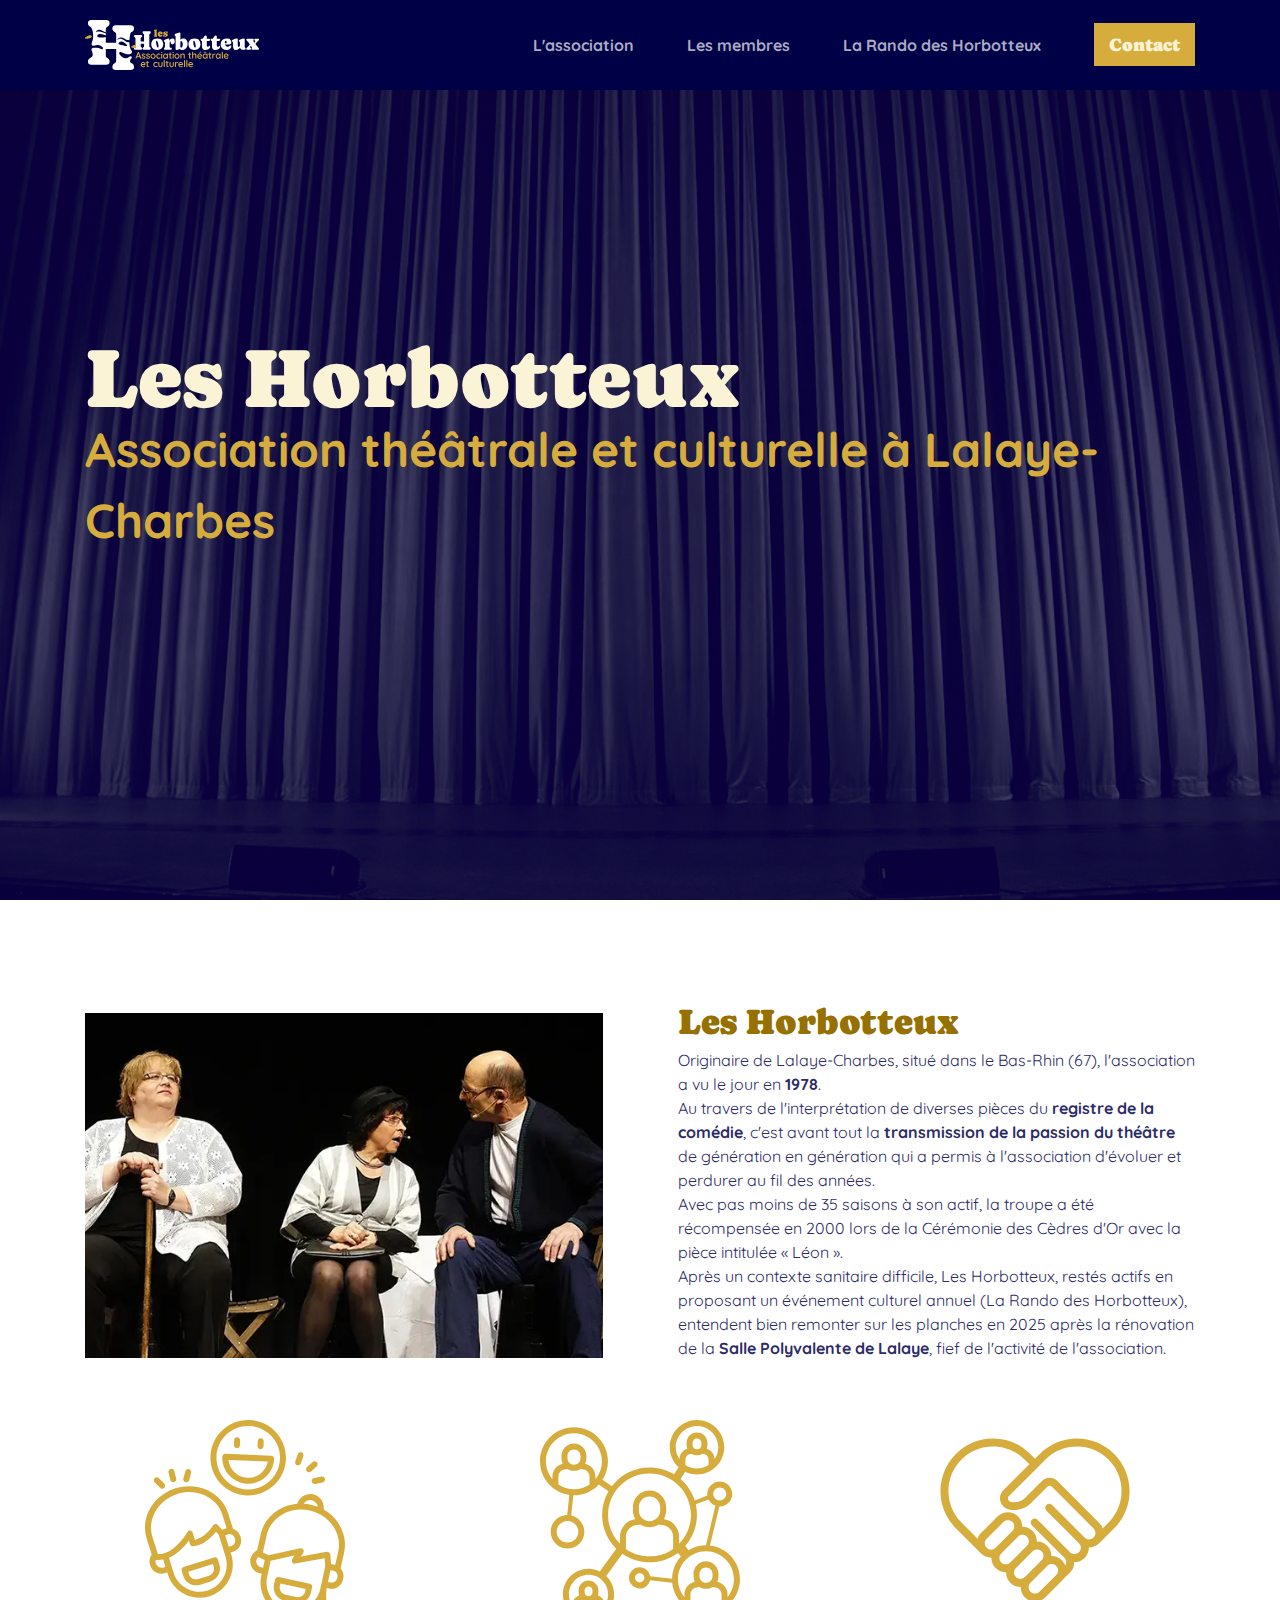
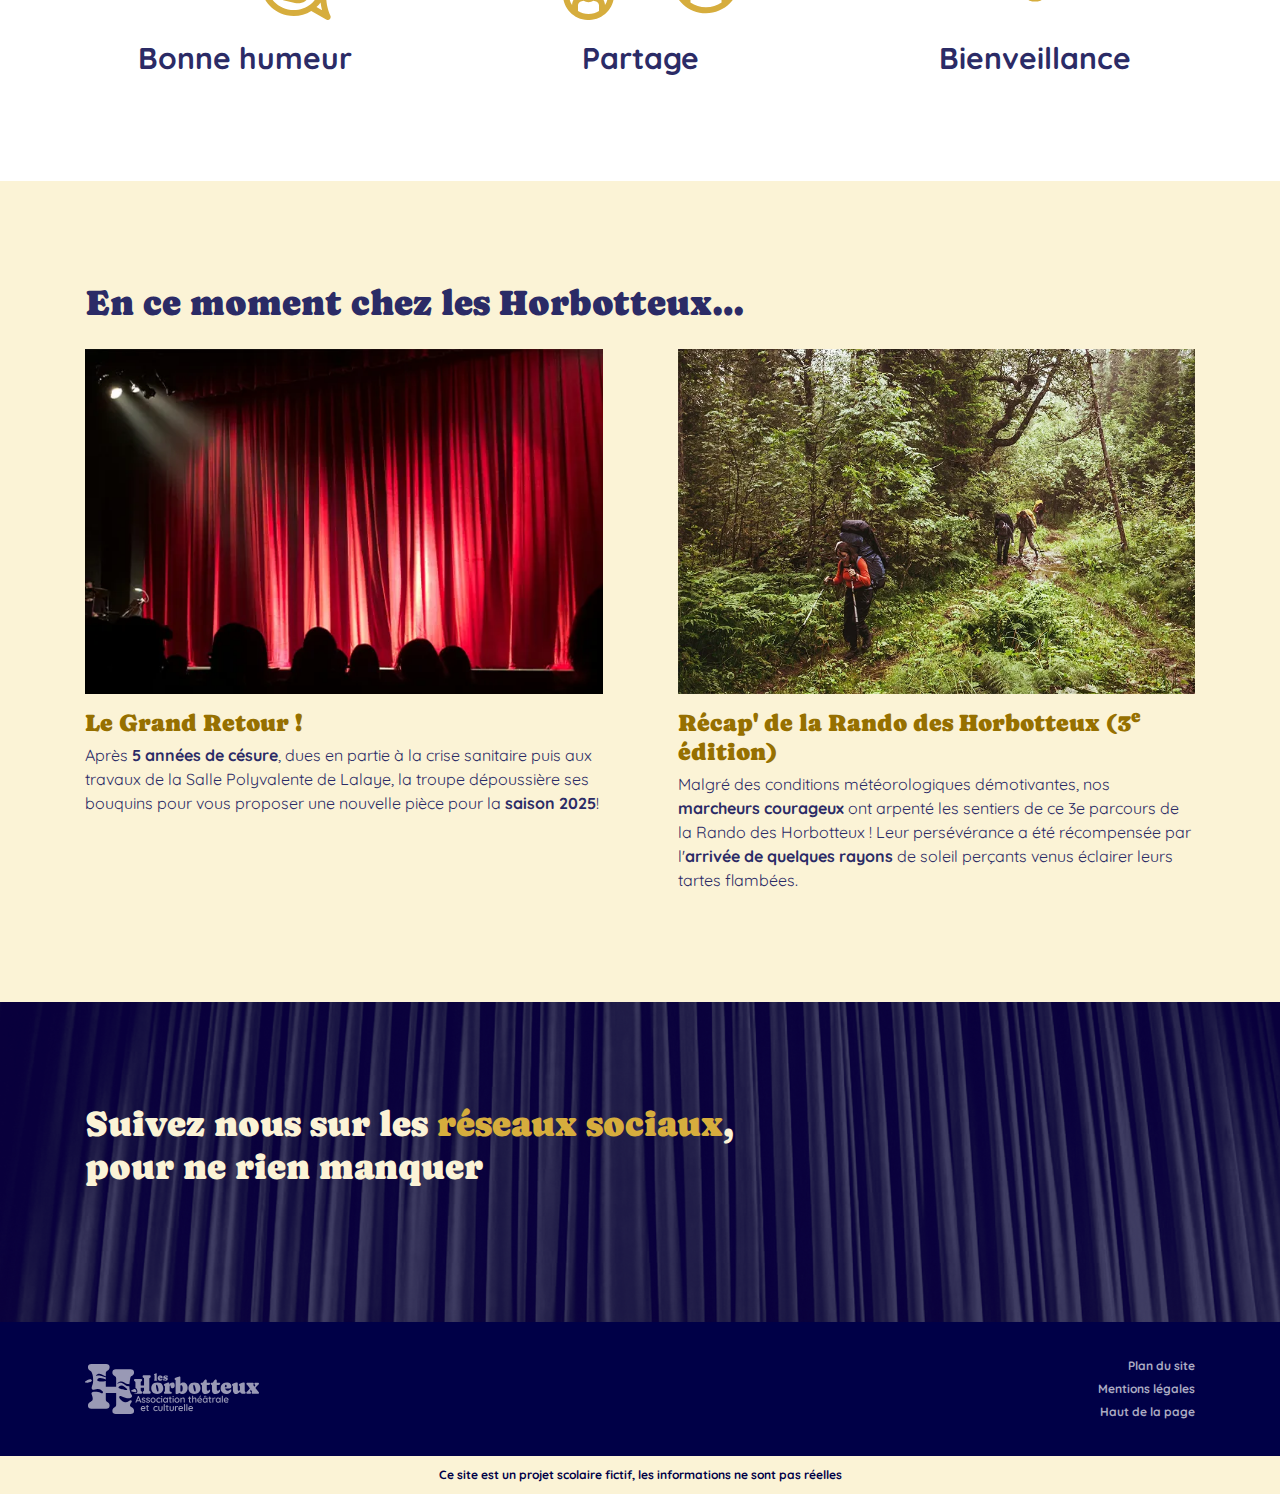
<file: index.html>
<!DOCTYPE html>
<html lang="fr-FR">
<head>
    <meta charset="UTF-8">
    <meta name="viewport" content="width=device-width, initial-scale=1.0">
    <title>Les Horbotteux - Association théâtrâle et culturelle à Lalaye-Charbes (67)</title>
    <meta name="description" content="Bienvenue sur le site des Horbotteux, une association théatrâle et culturelle située à Lalaye (67220). Découvrez nos événements et actualités !">
    <!-- BOOTSTRAP -->
    <link href="https://cdn.jsdelivr.net/npm/bootstrap@5.3.3/dist/css/bootstrap.min.css" rel="stylesheet" integrity="sha384-QWTKZyjpPEjISv5WaRU9OFeRpok6YctnYmDr5pNlyT2bRjXh0JMhjY6hW+ALEwIH" crossorigin="anonymous">
    <!-- GOOGLE FONT -->
    <link rel="preconnect" href="https://fonts.googleapis.com">
    <link rel="preconnect" href="https://fonts.gstatic.com" crossorigin>
    <link href="https://fonts.googleapis.com/css2?family=Caprasimo&family=Quicksand:wght@300..700&display=swap" rel="stylesheet">
    <!-- FONT AWESOME -->
    <link rel="stylesheet" href="https://cdnjs.cloudflare.com/ajax/libs/font-awesome/6.6.0/css/all.min.css" integrity="sha512-Kc323vGBEqzTmouAECnVceyQqyqdsSiqLQISBL29aUW4U/M7pSPA/gEUZQqv1cwx4OnYxTxve5UMg5GT6L4JJg==" crossorigin="anonymous" referrerpolicy="no-referrer">
    <!-- MY CSS -->
    <link rel="stylesheet" href="assets/css/global/style.css">
    <link rel="stylesheet" href="assets/css/pages/accueil/accueil.css">
</head>
<body>
    <header id="header" class="container-fluid">
        <div class="container">
            <div class="d-flex justify-content-between">

                <div class="logoContainer"> <!-- Logo -->
                    <a href="index.html">
                        <!-- Logo version icotype à afficher sur mobile -->
                        <img src="assets/img/Icotype_Brun.svg" alt=""
                        class="d-md-none">
    
                        <!-- Logo version complète à afficher sur desktop -->
                        <img src="assets/img/Logo_Horbotteux_RVB_FondFonce.svg" alt=""
                        class="d-none d-md-inline-block">
                    </a>
                </div>
            
                <div class="d-flex justify-content-end align-items-center">
                    <div>
                        <nav class="d-none d-md-inline-block"> <!-- Liens de navigation -->
                            <ul class="list-unstyled">
                                <li class="d-md-inline-block"><a href="./pagePresentation.html">L'association</a></li>
                                <li class="d-md-inline-block"><a href="./pageMembers.html">Les membres</a></li>
                                <li class="d-md-inline-block"><a href="./pageRando.html">La Rando des Horbotteux</a></li>
                            </ul>
                        </nav>
        
                        <div class="d-none d-md-inline-block"> <!-- Bouton de contact qui renvoie vers la page Contact -->
                            <a class="contactBtn" href="./pageContact.html">Contact</a>
                        </div>

                        <div class="burgerIconContainer d-md-none"> <!-- Icon de menu burger qui ouvre la navigation mobile -->
                            <div class="burgerIcon" id="burgerIcon" onclick="menuBurger()"></div>
                        </div>
                    </div>
                </div> <!-- col-10 -->

            </div><!--row-->
        </div><!--container-->

        <div id="modalNav" class="container flex-column justify-content-center"> <!-- Fenêtre de navigation qui s'affiche lorsque l'on clique sur le menu burger, SEULEMENT sur mobile -->
                <nav> <!-- Liens de navigation -->
                    <ul class="list-unstyled">
                        <li><a href="./pagePresentation.html">L'association</a></li>
                        <li><a href="./pageMembers.html">Les membres</a></li>
                        <li><a href="./pageRando.html">La Rando des Horbotteux</a></li>
                    </ul>
                </nav>
                <div> <!-- Bouton de contact qui renvoie vers la page Contact -->
                    <a class="contactBtn" href="./pageContact.html">Contact</a>
                </div>
        </div><!--#modalNav container-->
    </header><!--container-fluid-->

    <section id="hero" class="container-fluid">
        <div class="container">
            <div class="row d-flex align-items-center justify-content-center justify-content-md-start">
                <div class="col-12">
                    <h1 class="mainTitle text-center text-md-start">
                        Les Horbotteux<br>
                        <span>Association théâtrale et culturelle à Lalaye-Charbes</span>
                    </h1>
                </div>
                <div class="col-12 text-center">
                    <!-- Icone flèche vers le bas pour un auto scroll au clic -->
                    <a href="#presentation"><i class="fa-solid fa-chevron-down"></i></a>
                </div>
            </div> <!--row-->
        </div> <!--container-->
    </section>

    <!-- PRÉSENTATION -->
    <section id="presentation" class="whiteBoard container-fluid">
        <div class="container">
            <div class="row g-5 d-flex align-items-center marginBot50">
                <div class="col-12 col-md-6 order-1 order-md-2">
                    <h2>Les Horbotteux</h2>
                    <p>
                        Originaire de Lalaye-Charbes, situé dans le Bas-Rhin (67),
                        l'association a vu le jour en <strong>1978</strong>.<br>
        
                        Au travers de l'interprétation de diverses pièces du <strong>registre de la comédie</strong>,
                        c'est avant tout la <strong>transmission de la passion du théâtre</strong> de génération en génération
                        qui a permis à l'association d'évoluer et perdurer au fil des années.<br>
        
                        Avec pas moins de 35 saisons à son actif, la troupe a été récompensée en 2000
                        lors de la Cérémonie des Cèdres d'Or avec la pièce intitulée «&nbsp;Léon&nbsp;».<br>
        
                        Après un contexte sanitaire difficile, Les Horbotteux, restés actifs en proposant
                        un événement culturel annuel (La Rando des Horbotteux), entendent bien remonter
                        sur les planches en 2025 après la rénovation de la <strong>Salle Polyvalente de Lalaye</strong>,
                        fief de l'activité de l'association.
                    </p>
                </div>

                <div class="col-12 col-md-6 order-2 order-md-1">
                    <img src="assets/img/Photo_acteurs_sur_scene.webp" title ="Trois acteurs qui jouent sur scène" alt="Trois acteurs qui jouent sur scène"> <!-- Photo des 3 personnes sur scène -->
                </div>
            </div> <!-- row -->

            <div class="icons row text-center"> <!-- Partie ICONES de valeurs -->
                <div class="col-4"> <!-- BONNE HUMEUR -->
                    <img src="assets/img/Icone_Bonne_Humeur.svg" alt="">
                    <h3 class="iconsTitle">Bonne humeur</h3>
                </div>
    
                <div class="col-4"> <!-- PARTAGE -->
                    <img src="assets/img/Icone_Partage.svg" alt="">
                    <h3 class="iconsTitle">Partage</h3>
                </div>
    
                <div class="col-4"> <!-- BIENVEILLANCE -->
                    <img src="assets/img/Icone_Bienveillance.svg" alt="">
                    <h3 class="iconsTitle">Bienveillance</h3>
                </div>
            </div> <!-- row -->
        </div> <!--container-->

    </section>

    <!-- ACTUALITÉS -->
    <section id="news" class="container-fluid bgBeige">
        <div class="container">
            <h2 class="blueTitle marginBot25">En ce moment chez les Horbotteux&hellip;</h2>
    
            <div class="row g-5">
                <article class="col-12 col-md-6"> <!-- ARTICLE 1 -->
                    <img src="assets/img/Photo_rideau_piece_theatre.webp" title ="Rideau de scène éclairé" alt="Rideau de scène éclairé">
                    <h3>Le Grand Retour !</h3>
                    <p>
                        Après <b>5 années de césure</b>, dues en partie à la crise sanitaire
                        puis aux travaux de la Salle Polyvalente de Lalaye, la troupe dépoussière
                        ses bouquins pour vous proposer une nouvelle pièce pour la <b>saison 2025</b>!
                    </p>
                </article>
        
                <article class="col-12 col-md-6"> <!-- ARTICLE 2 -->
                    <img src="assets/img/Photo_randonneurs.webp" title="Randonneurs dans la nature" alt="Randonneurs dans la nature">
                    <h3>Récap' de la Rando des Horbotteux (3<sup>e</sup> édition)</h3>
                    <p>
                        Malgré des conditions météorologiques démotivantes, nos <b>marcheurs courageux</b>
                        ont arpenté les sentiers de ce 3e parcours de la Rando des Horbotteux !
                        Leur persévérance a été récompensée par l'<b>arrivée de quelques rayons</b>
                        de soleil perçants venus éclairer leurs tartes flambées.
                    </p>
                </article>
            </div>
        </div>
    </section>

    <!-- RESEAUX SOCIAUX -->
    <section id="reseaux" class=" container-fluid">
        <div class="container">
            <div class="row">
                <div class="col-12 col-md-8">
                    <h2>Suivez nous sur les <span>réseaux sociaux</span>, pour ne rien manquer</h2>            
                </div>
        
                <div class="socials col-12 col-md-4 d-flex justify-content-start justify-content-md-end">
                    <a href="https://www.facebook.com/" target="_blank"><i class="fa-brands fa-facebook"></i></a>
                    <a href="https://www.instagram.com/" target="_blank"><i class="fa-brands fa-instagram"></i></a>
                </div>
            </div>
        </div>
    </section>

    <!-- FOOTER -->
    <footer>
        <div class="footUp container-fluid">           
            <div class="container">
                <div class="row d-flex align-items-center">
                    <div class="col-12 col-sm-6 logoContainer d-flex justify-content-center justify-content-sm-start">
                        <img src="assets/img/Logo_Horbotteux_MonoBlanc.svg" class="logo" alt="">
                    </div>
                    <nav class="col-12 col-sm-6  d-flex justify-content-center justify-content-sm-end align-items-center">
                        <ul class="list-unstyled">
                            <li><a href="./pageSitemap.html">Plan du site</a></li>
                            <li><a href="./pageMentionsLegales.html">Mentions légales</a></li>
                            <li><a href="" onclick="scrollToTop()">Haut de la page</a></li>
                        </ul>
                    </nav>
                </div>
            </div> 
        </div>
        
        <div class="footDown container-fluid"> <!-- Bloc tout en bas de la page pour rappeler le fait que le site est fictif -->
            <div class="container">
                <div class="row justify-content-center">
                    Ce site est un projet scolaire fictif, les informations ne sont pas réelles
                </div>
            </div>
        </div>
    </footer>

    <script src="https://cdn.jsdelivr.net/npm/bootstrap@5.3.3/dist/js/bootstrap.bundle.min.js" integrity="sha384-YvpcrYf0tY3lHB60NNkmXc5s9fDVZLESaAA55NDzOxhy9GkcIdslK1eN7N6jIeHz" crossorigin="anonymous"></script>
    <script src="assets/js/app.js"></script>
</body>
</html>
</file>
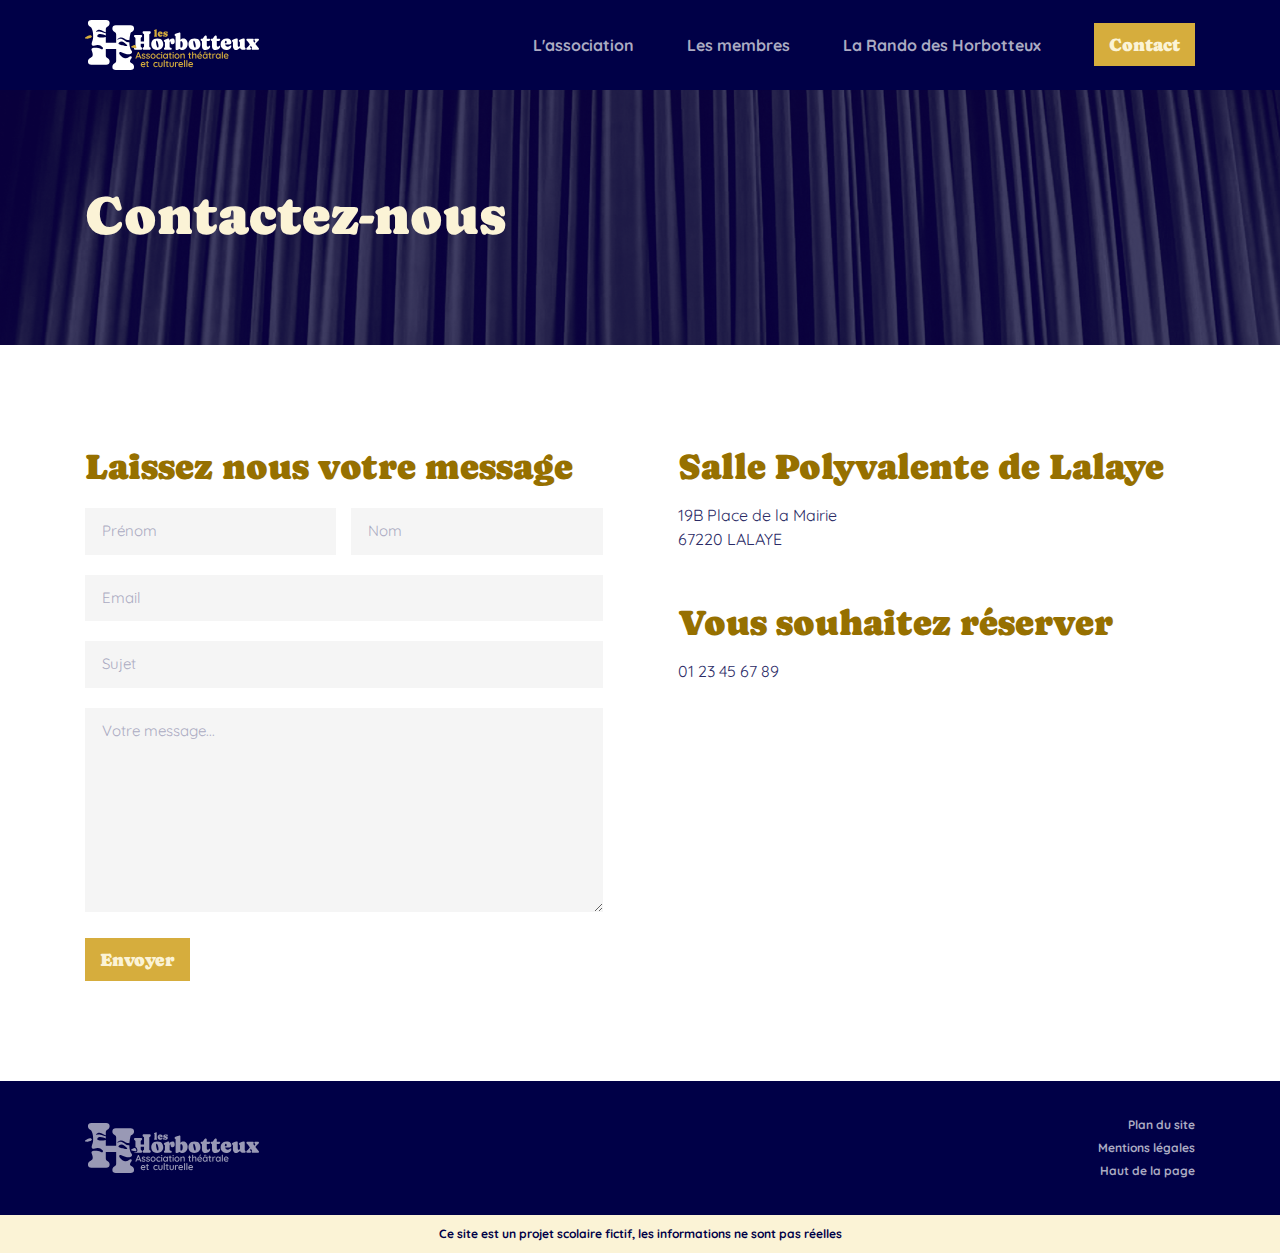
<file: pageContact.html>
<!DOCTYPE html>
<html lang="fr-FR">
<head>
    <meta charset="UTF-8">
    <meta name="viewport" content="width=device-width, initial-scale=1.0">
    <title>Contacter l'association théâtrâle Les Horbotteux • Lalaye (67)</title>
    <meta name="description" content="Contactez Les Horbotteux pour toute information sur nos activités et événements.">
    <!-- BOOTSTRAP -->
    <link href="https://cdn.jsdelivr.net/npm/bootstrap@5.3.3/dist/css/bootstrap.min.css" rel="stylesheet" integrity="sha384-QWTKZyjpPEjISv5WaRU9OFeRpok6YctnYmDr5pNlyT2bRjXh0JMhjY6hW+ALEwIH" crossorigin="anonymous">
    <!-- GOOGLE FONT -->
    <link rel="preconnect" href="https://fonts.googleapis.com">
    <link rel="preconnect" href="https://fonts.gstatic.com" crossorigin>
    <link href="https://fonts.googleapis.com/css2?family=Caprasimo&family=Quicksand:wght@300..700&display=swap" rel="stylesheet">
    <!-- FONT AWESOME -->
    <link rel="stylesheet" href="https://cdnjs.cloudflare.com/ajax/libs/font-awesome/6.6.0/css/all.min.css" integrity="sha512-Kc323vGBEqzTmouAECnVceyQqyqdsSiqLQISBL29aUW4U/M7pSPA/gEUZQqv1cwx4OnYxTxve5UMg5GT6L4JJg==" crossorigin="anonymous" referrerpolicy="no-referrer">
    <!-- MY CSS -->
    <link rel="stylesheet" href="assets/css/global/style.css">
    <link rel="stylesheet" href="assets/css/pages/contact/contact.css">
</head>
<body>
    <header id="header" class="container-fluid">
        <div class="container">
            <div class="d-flex justify-content-between">

                <div class="logoContainer"> <!-- Logo -->
                    <a href="index.html">
                        <!-- Logo version icotype à afficher sur mobile -->
                        <img src="assets/img/Icotype_Brun.svg" alt=""
                        class="d-md-none">
    
                        <!-- Logo version complète à afficher sur desktop -->
                        <img src="assets/img/Logo_Horbotteux_RVB_FondFonce.svg" alt=""
                        class="d-none d-md-inline-block">
                    </a>
                </div>
            
                <div class="d-flex justify-content-end align-items-center">
                    <div>
                        <nav class="d-none d-md-inline-block"> <!-- Liens de navigation -->
                            <ul class="list-unstyled">
                                <li class="d-md-inline-block"><a href="./pagePresentation.html">L'association</a></li>
                                <li class="d-md-inline-block"><a href="./pageMembers.html">Les membres</a></li>
                                <li class="d-md-inline-block"><a href="./pageRando.html">La Rando des Horbotteux</a></li>
                            </ul>
                        </nav>
        
                        <div class="d-none d-md-inline-block"> <!-- Bouton de contact qui renvoie vers la page Contact -->
                            <a class="contactBtn" href="./pageContact.html">Contact</a>
                        </div>

                        <div class="burgerIconContainer d-md-none"> <!-- Icon de menu burger qui ouvre la navigation mobile -->
                            <div class="burgerIcon" id="burgerIcon" onclick="menuBurger()"></div>
                        </div>
                    </div>
                </div> <!-- col-10 -->

            </div><!--row-->
        </div><!--container-->

        <div id="modalNav" class="container flex-column justify-content-center"> <!-- Fenêtre de navigation qui s'affiche lorsque l'on clique sur le menu burger, SEULEMENT sur mobile -->
                <nav> <!-- Liens de navigation -->
                    <ul class="list-unstyled">
                        <li><a href="./pagePresentation.html">L'association</a></li>
                        <li><a href="./pageMembers.html">Les membres</a></li>
                        <li><a href="./pageRando.html">La Rando des Horbotteux</a></li>
                    </ul>
                </nav>
                <div> <!-- Bouton de contact qui renvoie vers la page Contact -->
                    <a class="contactBtn" href="./pageContact.html">Contact</a>
                </div>
        </div><!--#modalNav container-->
    </header><!--container-fluid-->

    <!-- HEAD BANNER -->
    <section id="hero" class="container-fluid">
        <div class="container">
            <div class="row">
                <h1>Contactez-nous</h1>
            </div>
        </div>
    </section>
      
    <section id="contact" class="container-fluid">
        <div class="container">
            <div class="row">
              
                <!-- INFOS GLOBALES -->
                <div id="infos" class="col-12 col-md-6 order-1 order-md-2">
                    <div class="marginBot50">
                      <h2>Salle Polyvalente de Lalaye</h2>
                      <p>19B Place de la Mairie<br>67220 LALAYE</p>
                    </div>
                    
                    <div>
                      <h2>Vous souhaitez réserver</h2>
                      <p>01 23 45 67 89</p>
                    </div>
                    
                    <div class="maps">
                      <iframe src="https://www.google.com/maps/embed?pb=!1m18!1m12!1m3!1d2652.581857973178!2d7.263433276754281!3d48.330120337736645!2m3!1f0!2f0!3f0!3m2!1i1024!2i768!4f13.1!3m3!1m2!1s0x479157f6177758ed%3A0x252a664d75e962ef!2s19B%20Pl.%20de%20la%20Mairie%2C%2067220%20Lalaye!5e0!3m2!1sfr!2sfr!4v1731915796292!5m2!1sfr!2sfr" allowfullscreen="" referrerpolicy="no-referrer-when-downgrade"></iframe>
                    </div>
                  </div><!--infos-->
                  
                  <!-- FORMULAIRE -->
                  <form id="form" class="col-12 col-md-6 order-2 order-md-1">
                    <h2>Laissez nous votre message</h2>
                    <div class="name row">
                        <div class="col-12 col-md-6">
                            <label for="prenom">Prénom</label>
                            <input type="text" name="prenom" id="prenom" placeholder="Prénom" required>
                        </div>
                          
                        <div class="col-12 col-md-6">
                            <label for="nom">Nom</label>
                            <input type="text" name="nom" id="nom" placeholder="Nom" required>
                        </div>
                    </div><!--name-->
                    
                    <div class="email">
                        <label for="email">Email</label>
                        <input type="text" name="email" id="email" placeholder="Email" required>
                    </div><!--email-->
                    
                    <div class="subject">
                        <label for="subject">Sujet</label>
                        <input type="text" name="subject" id="subject" placeholder="Sujet" required>
                    </div><!--subject-->
                    
                    <div class="message">
                        <label for="message">Email</label>
                        <textarea name="message" id="message" rows="8" placeholder="Votre message..." required></textarea>
                    </div><!--message-->

                    <input type="submit" value="Envoyer" class="formBtn">
                </form>
            </div><!--row-->
        </div><!--container-->
    </section><!--container-fluid-->

    <!-- FOOTER -->
    <footer>
        <div class="footUp container-fluid">           
            <div class="container">
                <div class="row d-flex align-items-center">
                    <div class="col-12 col-sm-6 logoContainer d-flex justify-content-center justify-content-sm-start">
                        <img src="assets/img/Logo_Horbotteux_MonoBlanc.svg" class="logo" alt="">
                    </div>
                    <nav class="col-12 col-sm-6  d-flex justify-content-center justify-content-sm-end align-items-center">
                        <ul class="list-unstyled">
                            <li><a href="./pageSitemap.html">Plan du site</a></li>
                            <li><a href="./pageMentionsLegales.html">Mentions légales</a></li>
                            <li><a href="" onclick="scrollToTop()">Haut de la page</a></li>
                        </ul>
                    </nav>
                </div>
            </div> 
        </div>
        
        <div class="footDown container-fluid"> <!-- Bloc tout en bas de la page pour rappeler le fait que le site est fictif -->
            <div class="container">
                <div class="row justify-content-center">
                    Ce site est un projet scolaire fictif, les informations ne sont pas réelles
                </div>
            </div>
        </div>
    </footer>

    <script src="https://cdn.jsdelivr.net/npm/bootstrap@5.3.3/dist/js/bootstrap.bundle.min.js" integrity="sha384-YvpcrYf0tY3lHB60NNkmXc5s9fDVZLESaAA55NDzOxhy9GkcIdslK1eN7N6jIeHz" crossorigin="anonymous"></script>
    <script src="assets/js/app.js"></script>
</body>
</html>
</file>
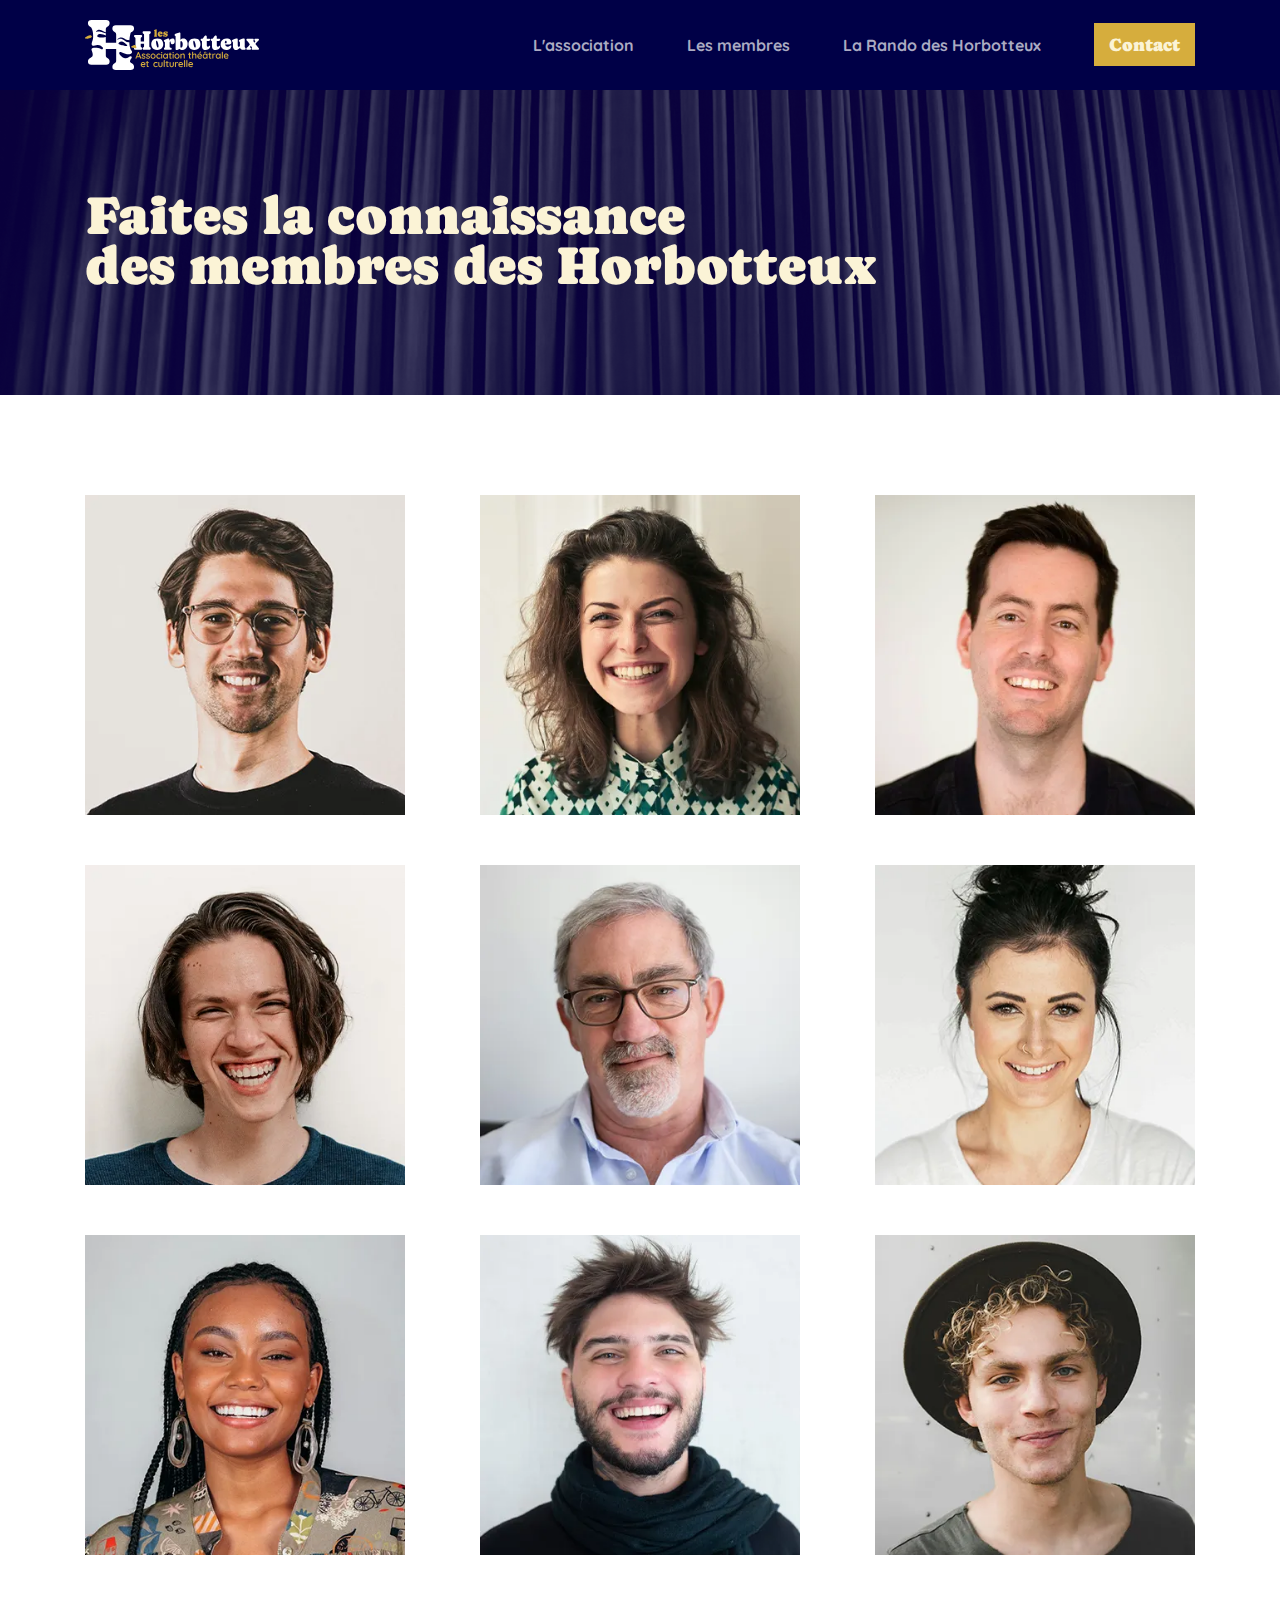
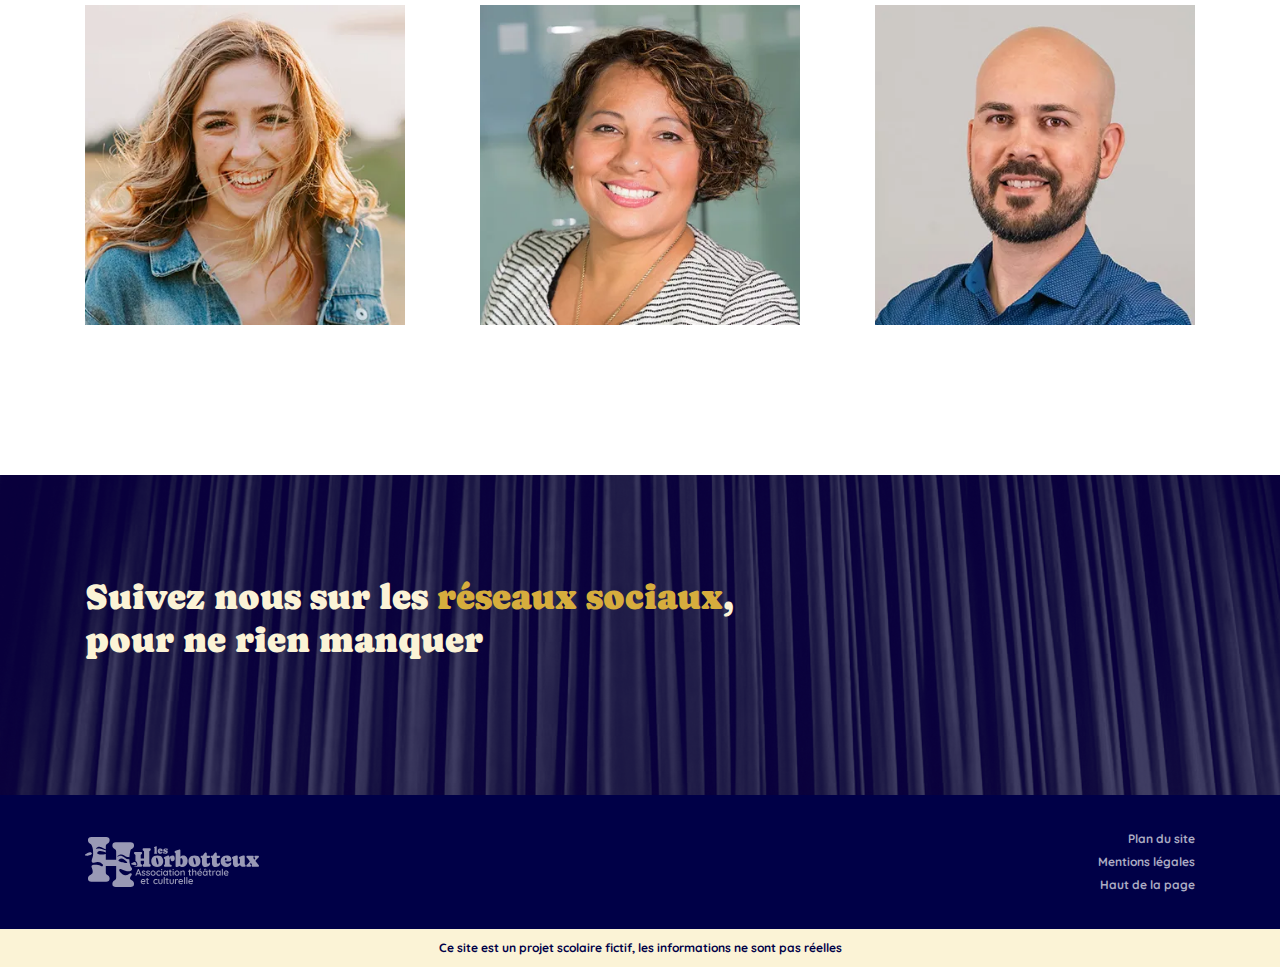
<file: pageMembers.html>
<!DOCTYPE html>
<html lang="fr-FR">
<head>
    <meta charset="UTF-8">
    <meta name="viewport" content="width=device-width, initial-scale=1.0">
    <title>Découvrez les membres de l'association théâtrale Les Horbotteux • Lalaye (67)</title>
    <meta name="description" content="Faites la connaissance des membres de l'association Les Horbotteux et de leur rôle.">
    <!-- BOOTSTRAP -->
    <link href="https://cdn.jsdelivr.net/npm/bootstrap@5.3.3/dist/css/bootstrap.min.css" rel="stylesheet" integrity="sha384-QWTKZyjpPEjISv5WaRU9OFeRpok6YctnYmDr5pNlyT2bRjXh0JMhjY6hW+ALEwIH" crossorigin="anonymous">
    <!-- GOOGLE FONT -->
    <link rel="preconnect" href="https://fonts.googleapis.com">
    <link rel="preconnect" href="https://fonts.gstatic.com" crossorigin>
    <link href="https://fonts.googleapis.com/css2?family=Caprasimo&family=Quicksand:wght@300..700&display=swap" rel="stylesheet">
    <!-- FONT AWESOME -->
    <link rel="stylesheet" href="https://cdnjs.cloudflare.com/ajax/libs/font-awesome/6.6.0/css/all.min.css" integrity="sha512-Kc323vGBEqzTmouAECnVceyQqyqdsSiqLQISBL29aUW4U/M7pSPA/gEUZQqv1cwx4OnYxTxve5UMg5GT6L4JJg==" crossorigin="anonymous" referrerpolicy="no-referrer">
    <!-- MY CSS -->
    <link rel="stylesheet" href="assets/css/global/style.css">
    <link rel="stylesheet" href="assets/css/pages/members/members.css">
</head>
<body>
    <header id="header" class="container-fluid">
        <div class="container">
            <div class="d-flex justify-content-between">

                <div class="logoContainer"> <!-- Logo -->
                    <a href="index.html">
                        <!-- Logo version icotype à afficher sur mobile -->
                        <img src="assets/img/Icotype_Brun.svg" alt=""
                        class="d-md-none">
    
                        <!-- Logo version complète à afficher sur desktop -->
                        <img src="assets/img/Logo_Horbotteux_RVB_FondFonce.svg" alt=""
                        class="d-none d-md-inline-block">
                    </a>
                </div>
            
                <div class="d-flex justify-content-end align-items-center">
                    <div>
                        <nav class="d-none d-md-inline-block"> <!-- Liens de navigation -->
                            <ul class="list-unstyled">
                                <li class="d-md-inline-block"><a href="./pagePresentation.html">L'association</a></li>
                                <li class="d-md-inline-block"><a href="./pageMembers.html">Les membres</a></li>
                                <li class="d-md-inline-block"><a href="./pageRando.html">La Rando des Horbotteux</a></li>
                            </ul>
                        </nav>
        
                        <div class="d-none d-md-inline-block"> <!-- Bouton de contact qui renvoie vers la page Contact -->
                            <a class="contactBtn" href="./pageContact.html">Contact</a>
                        </div>

                        <div class="burgerIconContainer d-md-none"> <!-- Icon de menu burger qui ouvre la navigation mobile -->
                            <div class="burgerIcon" id="burgerIcon" onclick="menuBurger()"></div>
                        </div>
                    </div>
                </div> <!-- col-10 -->

            </div><!--row-->
        </div><!--container-->

        <div id="modalNav" class="container flex-column justify-content-center"> <!-- Fenêtre de navigation qui s'affiche lorsque l'on clique sur le menu burger, SEULEMENT sur mobile -->
                <nav> <!-- Liens de navigation -->
                    <ul class="list-unstyled">
                        <li><a href="./pagePresentation.html">L'association</a></li>
                        <li><a href="./pageMembers.html">Les membres</a></li>
                        <li><a href="./pageRando.html">La Rando des Horbotteux</a></li>
                    </ul>
                </nav>
                <div> <!-- Bouton de contact qui renvoie vers la page Contact -->
                    <a class="contactBtn" href="./pageContact.html">Contact</a>
                </div>
        </div><!--#modalNav container-->
    </header><!--container-fluid-->

    <!-- HEAD BANNER -->
    <section id="hero" class="container-fluid">
        <div class="container">
          <div class="row">
            <h1>Faites la connaissance<br>des membres des Horbotteux</h1>
          </div>
        </div>
    </section>

    <!-- Section Members -->
    <section id="members" class="container-fluid">
        <div class="container">
            <div class="row">
                <div class="col-6 col-md-4">
                    <div class="member"><!--Lucien Durand-->
                        <div class="memberTitle">
                            <h2>Lucien Durand</h2>
                            <p>Président de l'association</p>
                        </div>
                        <img src="./assets/img/members/Avatar1.webp" alt="Lucien Durand, président et acteur">
                    </div>
                </div>
                <div class="col-6 col-md-4"><!--Jocelyne Mangin-->
                    <div class="member">
                        <div class="memberTitle">
                            <h2>Jocelyne Mangin</h2>
                            <p>Vice-présidente de l'association</p>
                        </div>
                        <img src="./assets/img/members/Avatar2.webp" alt="Jocelyne Mangin, vice-présidente">
                    </div>
                </div>
                <div class="col-6 col-md-4">
                    <div class="member"><!--Manuel Clog-->
                        <div class="memberTitle">
                            <h2>Manuel Clog</h2>
                            <p>Secrétaire et acteur</p>
                        </div>
                        <img src="./assets/img/members/Avatar3.webp" alt="Manuel Clog, secrétaire et acteur">
                    </div>
                </div>
                <div class="col-6 col-md-4"><!--Antoine Cucca-->
                    <div class="member">
                        <div class="memberTitle">
                            <h2>Antoine Cucca</h2>
                            <p>Secrétaire adjoint</p>
                        </div>
                        <img src="./assets/img/members/Avatar4.webp" alt="Antoine Cucca, secrétaire adjoint">
                    </div>
                </div>

                <div class="col-6 col-md-4">
                    <div class="member"><!--Denis Mangin-->
                        <div class="memberTitle">
                            <h2>Denis Mangin</h2>
                            <p>Trésorier et acteur</p>
                        </div>
                        <img src="./assets/img/members/Avatar5.webp" alt="Denis Mangin, trésorier et acteur">
                    </div>
                </div>
                <div class="col-6 col-md-4"><!--Régine Antoine-Grandjean-->
                    <div class="member">
                        <div class="memberTitle">
                            <h2>Régine<br>Antoine-Grandjean</h2>
                            <p>Trésorière adjointe</p>
                        </div>
                        <img src="./assets/img/members/Avatar6.webp" alt="Régine Antoine-Grandjean, trésorière adjointe">
                    </div>
                </div>
                <div class="col-6 col-md-4">
                    <div class="member"><!--Charlotte AG-->
                        <div class="memberTitle">
                            <h2>Charlotte<br>Antoine-Grandjean</h2>
                            <p>Actrice</p>
                        </div>
                        <img src="./assets/img/members/Avatar7.webp" alt="Charlotte Antoine-Grandjean, actrice">
                    </div>
                </div>
                <div class="col-6 col-md-4"><!--Lucien Mangin-->
                    <div class="member">
                        <div class="memberTitle">
                            <h2>Lucien Mangin</h2>
                            <p>Responsable technique scène</p>
                        </div>
                        <img src="./assets/img/members/Avatar8.webp" alt="Lucien Mangin, responsable technique scène">
                    </div>
                </div>

                <div class="col-6 col-md-4">
                    <div class="member"><!--Florentin Mangin-->
                        <div class="memberTitle">
                            <h2>Florentin Mangin</h2>
                            <p>Accessoiriste</p>
                        </div>
                        <img src="./assets/img/members/Avatar9.webp" alt="Florentin Mangin, accessoiriste">
                    </div>
                </div>
                <div class="col-6 col-md-4"><!--Adeline Friess-->
                    <div class="member">
                        <div class="memberTitle">
                            <h2>Adeline Friess</h2>
                            <p>Actrice</p>
                        </div>
                        <img src="./assets/img/members/Avatar10.webp" alt="Adeline Friess, actrice">
                    </div>
                </div>
                <div class="col-6 col-md-4">
                    <div class="member"><!--Anne Angst-->
                        <div class="memberTitle">
                            <h2>Anne Angst</h2>
                            <p>Coiffeuse et actrice</p>
                        </div>
                        <img src="./assets/img/members/Avatar11.webp" alt="Anne Angst, coiffeuse et actrice">
                    </div>
                </div>
                <div class="col-6 col-md-4"><!--Lucien Mangin-->
                    <div class="member">
                        <div class="memberTitle">
                            <h2>Roland Clog</h2>
                            <p>Responsable bar</p>
                        </div>
                        <img src="./assets/img/members/Avatar12.webp" alt="Roland Clog, responsable bar">
                    </div>
                </div>

            </div><!--row-->
        </div><!--container-->
    </section>

    <!-- RESEAUX SOCIAUX -->
    <section id="reseaux" class=" container-fluid">
        <div class="container">
            <div class="row">
                <div class="col-12 col-md-8">
                    <h2>Suivez nous sur les <span>réseaux sociaux</span>, pour ne rien manquer</h2>            
                </div>
        
                <div class="socials col-12 col-md-4 d-flex justify-content-start justify-content-md-end">
                    <a href="https://www.facebook.com/" target="_blank"><i class="fa-brands fa-facebook"></i></a>
                    <a href="https://www.instagram.com/" target="_blank"><i class="fa-brands fa-instagram"></i></a>
                </div>
            </div>
        </div>
    </section>

    <!-- FOOTER -->
    <footer>
        <div class="footUp container-fluid">           
            <div class="container">
                <div class="row d-flex align-items-center">
                    <div class="col-12 col-sm-6 logoContainer d-flex justify-content-center justify-content-sm-start">
                        <img src="assets/img/Logo_Horbotteux_MonoBlanc.svg" class="logo" alt="">
                    </div>
                    <nav class="col-12 col-sm-6  d-flex justify-content-center justify-content-sm-end align-items-center">
                        <ul class="list-unstyled">
                            <li><a href="./pageSitemap.html">Plan du site</a></li>
                            <li><a href="./pageMentionsLegales.html">Mentions légales</a></li>
                            <li><a href="" onclick="scrollToTop()">Haut de la page</a></li>
                        </ul>
                    </nav>
                </div>
            </div> 
        </div>
        
        <div class="footDown container-fluid"> <!-- Bloc tout en bas de la page pour rappeler le fait que le site est fictif -->
            <div class="container">
                <div class="row justify-content-center">
                    Ce site est un projet scolaire fictif, les informations ne sont pas réelles
                </div>
            </div>
        </div>
    </footer>

    <script src="https://cdn.jsdelivr.net/npm/bootstrap@5.3.3/dist/js/bootstrap.bundle.min.js" integrity="sha384-YvpcrYf0tY3lHB60NNkmXc5s9fDVZLESaAA55NDzOxhy9GkcIdslK1eN7N6jIeHz" crossorigin="anonymous"></script>
    <script src="assets/js/app.js"></script>
</body>
</html>
</file>
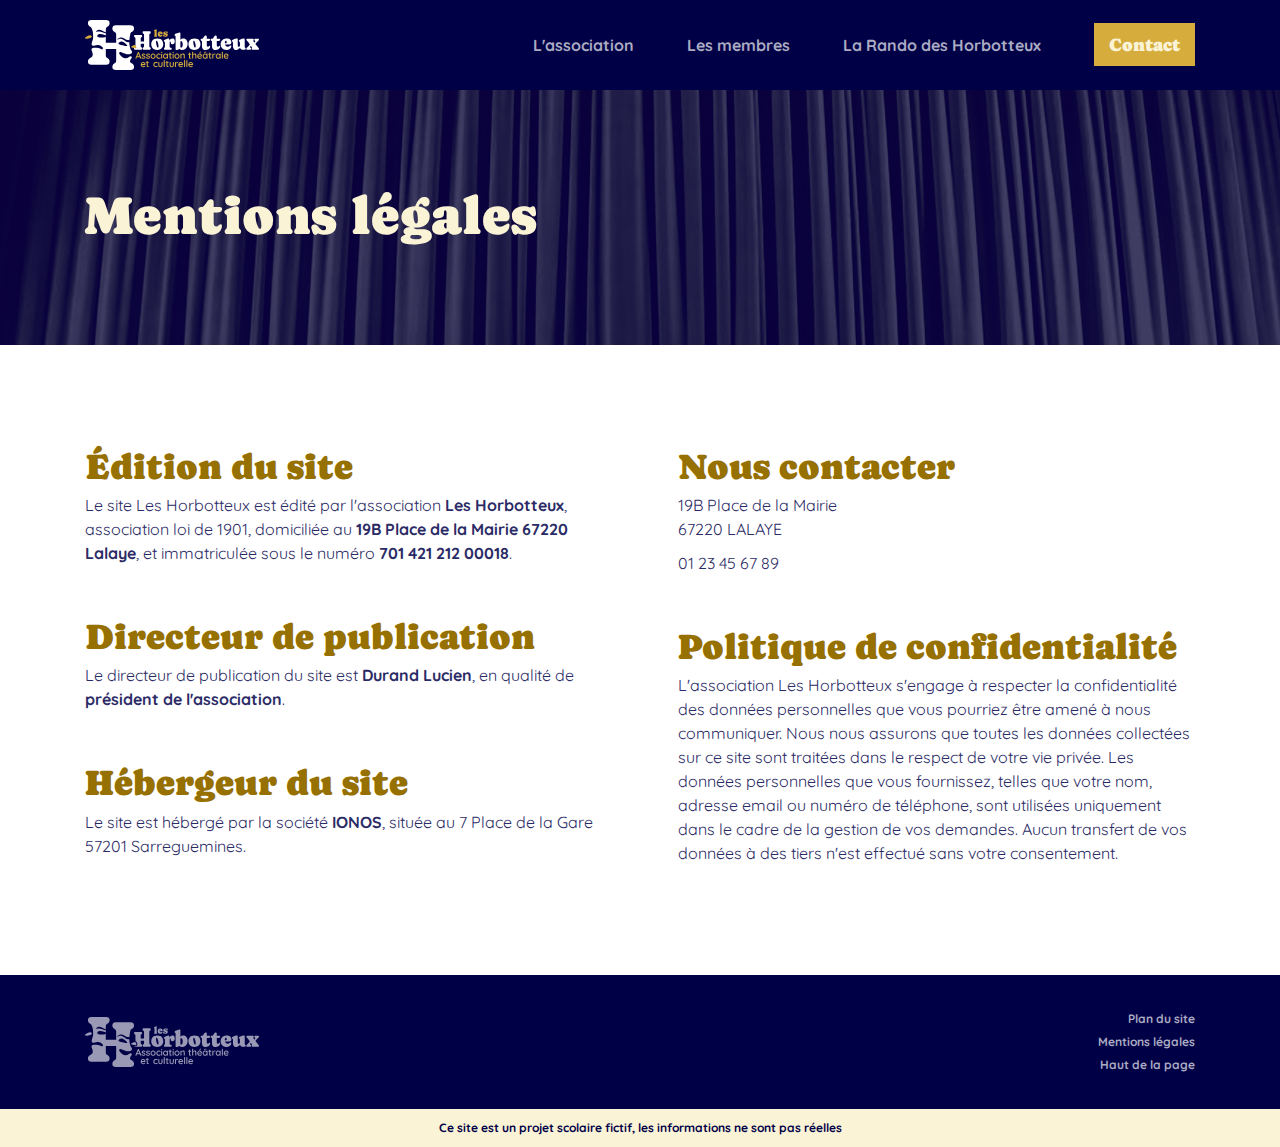
<file: pageMentionsLegales.html>
<!DOCTYPE html>
<html lang="fr-FR">
<head>
    <meta charset="UTF-8">
    <meta name="viewport" content="width=device-width, initial-scale=1.0">
    <meta name="robots" content="noindex">
    <title>Mentions légales • Les Horbotteux</title>
    <meta name="description" content="">
    <!-- BOOTSTRAP -->
    <link href="https://cdn.jsdelivr.net/npm/bootstrap@5.3.3/dist/css/bootstrap.min.css" rel="stylesheet" integrity="sha384-QWTKZyjpPEjISv5WaRU9OFeRpok6YctnYmDr5pNlyT2bRjXh0JMhjY6hW+ALEwIH" crossorigin="anonymous">
    <!-- GOOGLE FONT -->
    <link rel="preconnect" href="https://fonts.googleapis.com">
    <link rel="preconnect" href="https://fonts.gstatic.com" crossorigin>
    <link href="https://fonts.googleapis.com/css2?family=Caprasimo&family=Quicksand:wght@300..700&display=swap" rel="stylesheet">
    <!-- FONT AWESOME -->
    <link rel="stylesheet" href="https://cdnjs.cloudflare.com/ajax/libs/font-awesome/6.6.0/css/all.min.css" integrity="sha512-Kc323vGBEqzTmouAECnVceyQqyqdsSiqLQISBL29aUW4U/M7pSPA/gEUZQqv1cwx4OnYxTxve5UMg5GT6L4JJg==" crossorigin="anonymous" referrerpolicy="no-referrer">
    <!-- MY CSS -->
    <link rel="stylesheet" href="assets/css/global/style.css">
</head>
<body>
    <header id="header" class="container-fluid">
        <div class="container">
            <div class="d-flex justify-content-between">

                <div class="logoContainer"> <!-- Logo -->
                    <a href="index.html">
                        <!-- Logo version icotype à afficher sur mobile -->
                        <img src="assets/img/Icotype_Brun.svg" alt=""
                        class="d-md-none">
    
                        <!-- Logo version complète à afficher sur desktop -->
                        <img src="assets/img/Logo_Horbotteux_RVB_FondFonce.svg" alt=""
                        class="d-none d-md-inline-block">
                    </a>
                </div>
            
                <div class="d-flex justify-content-end align-items-center">
                    <div>
                        <nav class="d-none d-md-inline-block"> <!-- Liens de navigation -->
                            <ul class="list-unstyled">
                                <li class="d-md-inline-block"><a href="./pagePresentation.html">L'association</a></li>
                                <li class="d-md-inline-block"><a href="./pageMembers.html">Les membres</a></li>
                                <li class="d-md-inline-block"><a href="./pageRando.html">La Rando des Horbotteux</a></li>
                            </ul>
                        </nav>
        
                        <div class="d-none d-md-inline-block"> <!-- Bouton de contact qui renvoie vers la page Contact -->
                            <a class="contactBtn" href="./pageContact.html">Contact</a>
                        </div>

                        <div class="burgerIconContainer d-md-none"> <!-- Icon de menu burger qui ouvre la navigation mobile -->
                            <div class="burgerIcon" id="burgerIcon" onclick="menuBurger()"></div>
                        </div>
                    </div>
                </div> <!-- col-10 -->

            </div><!--row-->
        </div><!--container-->

        <div id="modalNav" class="container flex-column justify-content-center"> <!-- Fenêtre de navigation qui s'affiche lorsque l'on clique sur le menu burger, SEULEMENT sur mobile -->
                <nav> <!-- Liens de navigation -->
                    <ul class="list-unstyled">
                        <li><a href="./pagePresentation.html">L'association</a></li>
                        <li><a href="./pageMembers.html">Les membres</a></li>
                        <li><a href="./pageRando.html">La Rando des Horbotteux</a></li>
                    </ul>
                </nav>
                <div> <!-- Bouton de contact qui renvoie vers la page Contact -->
                    <a class="contactBtn" href="./pageContact.html">Contact</a>
                </div>
        </div><!--#modalNav container-->
    </header><!--container-fluid-->

    <!-- HEAD BANNER -->
    <section id="hero" class="container-fluid">
        <div class="container">
            <div class="row">
                <h1>Mentions légales</h1>
            </div>
        </div>
    </section>

    <section id="mentions" class="container-fluid">
        <div class="container">
            <div class="row">
                <div class="col-12 col-md-6">
                    <div class="marginBot50">
                        <h2>Édition du site</h2>
                        <p>Le site Les Horbotteux est édité par l'association <b>Les Horbotteux</b>, association loi de 1901, domiciliée au <b>19B Place de la Mairie 67220 Lalaye</b>, et immatriculée sous le numéro <b>701 421 212 00018</b>.</p>
                    </div>
                    <div class="marginBot50">
                        <h2>Directeur de publication</h2>
                        <p>Le directeur de publication du site est <b>Durand Lucien</b>, en qualité de <b>président de l'association</b>.</p>
                    </div>
                    <div>
                        <h2>Hébergeur du site</h2>
                        <p>Le site est hébergé par la société <b>IONOS</b>, située au 7 Place de la Gare 57201 Sarreguemines.</p>
                    </div>
                </div>
                <div class="col-12 col-md-6">
                    <div class="marginBot50">
                        <h2>Nous contacter</h2>
                        <p>19B Place de la Mairie<br>67220 LALAYE</p>
                        <p>01 23 45 67 89</p>
                    </div>
                    <div>
                        <h2>Politique de confidentialité</h2>
                        <p>L'association Les Horbotteux s'engage à respecter la confidentialité des données personnelles que vous pourriez être amené à nous communiquer. Nous nous assurons que toutes les données collectées sur ce site sont traitées dans le respect de votre vie privée. Les données personnelles que vous fournissez, telles que votre nom, adresse email ou numéro de téléphone, sont utilisées uniquement dans le cadre de la gestion de vos demandes. Aucun transfert de vos données à des tiers n'est effectué sans votre consentement.</p>
                    </div>
                </div>
            </div>
        </div>
    </section>

    <!-- FOOTER -->
    <footer>
        <div class="footUp container-fluid">           
            <div class="container">
                <div class="row d-flex align-items-center">
                    <div class="col-12 col-sm-6 logoContainer d-flex justify-content-center justify-content-sm-start">
                        <img src="assets/img/Logo_Horbotteux_MonoBlanc.svg" class="logo" alt="">
                    </div>
                    <nav class="col-12 col-sm-6  d-flex justify-content-center justify-content-sm-end align-items-center">
                        <ul class="list-unstyled">
                            <li><a href="./pageSitemap.html">Plan du site</a></li>
                            <li><a href="./pageMentionsLegales.html">Mentions légales</a></li>
                            <li><a href="" onclick="scrollToTop()">Haut de la page</a></li>
                        </ul>
                    </nav>
                </div>
            </div> 
        </div>
        
        <div class="footDown container-fluid"> <!-- Bloc tout en bas de la page pour rappeler le fait que le site est fictif -->
            <div class="container">
                <div class="row justify-content-center">
                    Ce site est un projet scolaire fictif, les informations ne sont pas réelles
                </div>
            </div>
        </div>
    </footer>

    <script src="https://cdn.jsdelivr.net/npm/bootstrap@5.3.3/dist/js/bootstrap.bundle.min.js" integrity="sha384-YvpcrYf0tY3lHB60NNkmXc5s9fDVZLESaAA55NDzOxhy9GkcIdslK1eN7N6jIeHz" crossorigin="anonymous"></script>
    <script src="assets/js/app.js"></script>
</body>
</html>
</file>
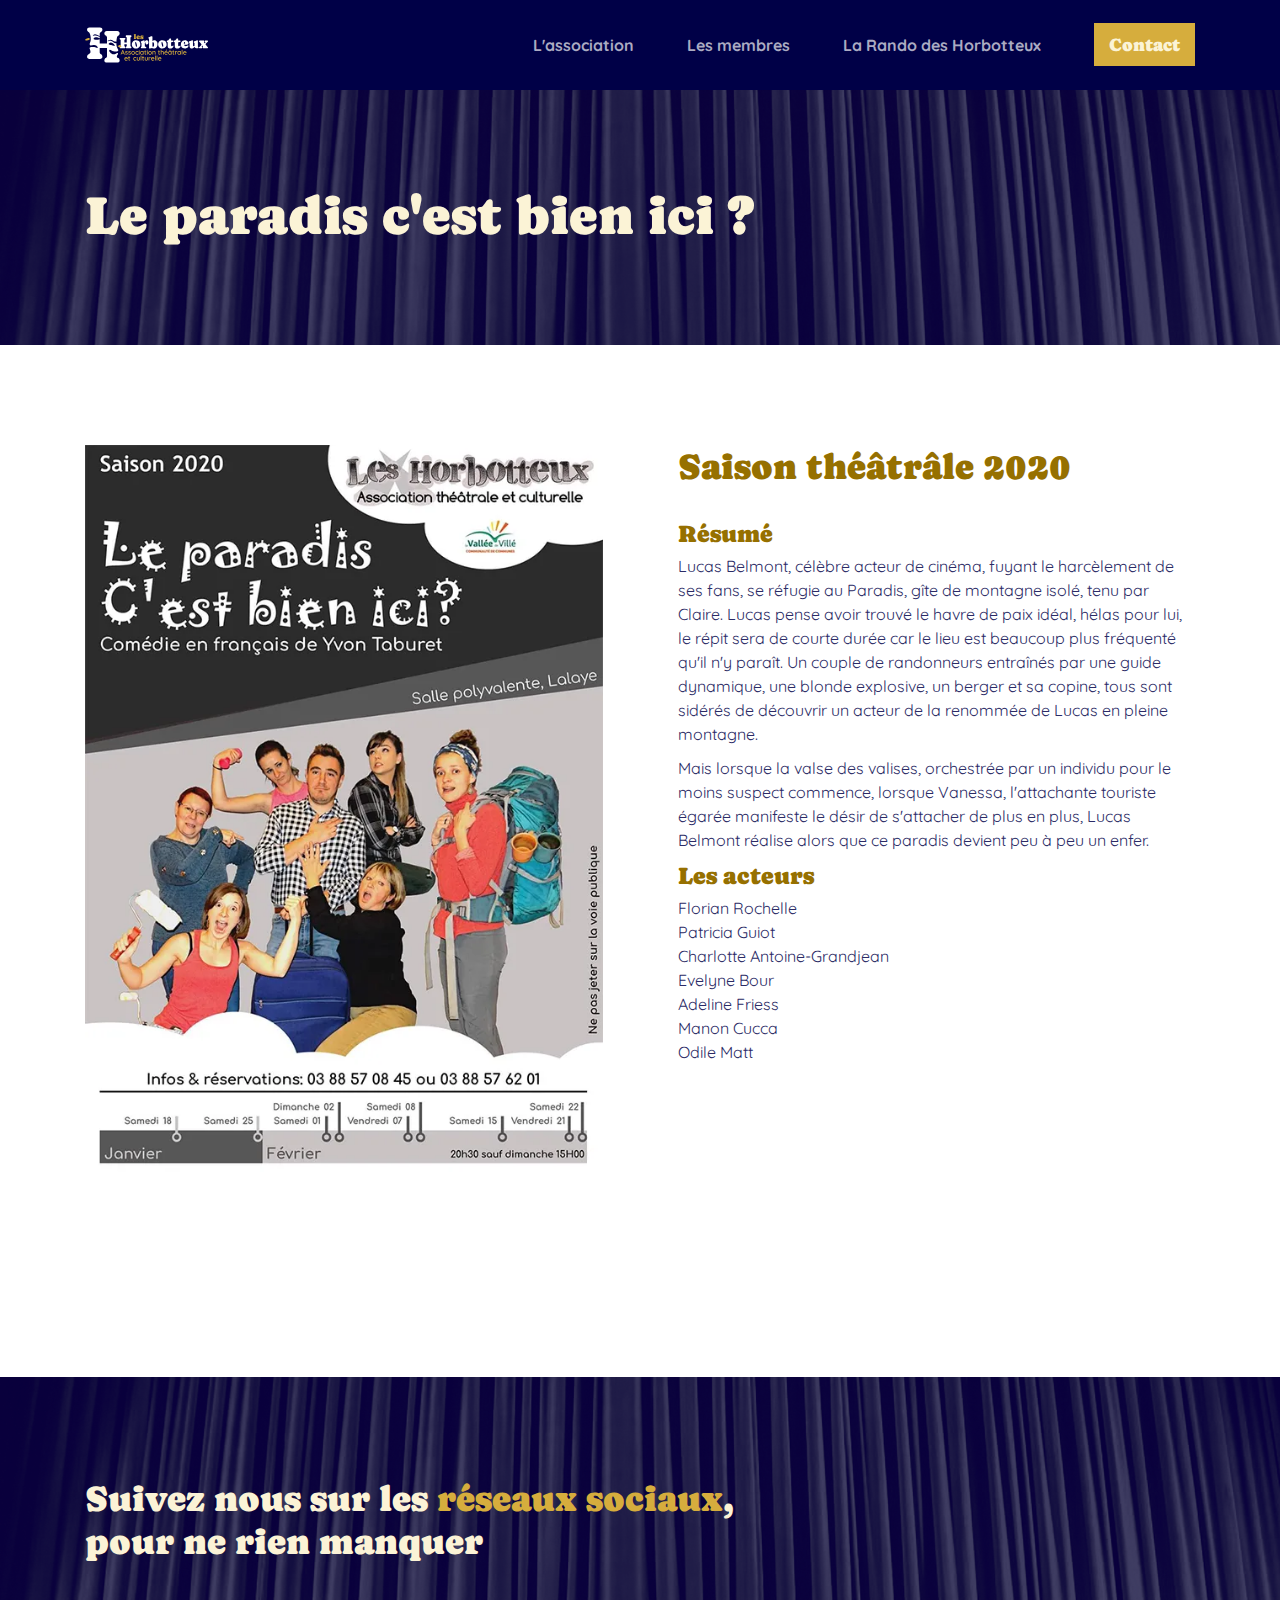
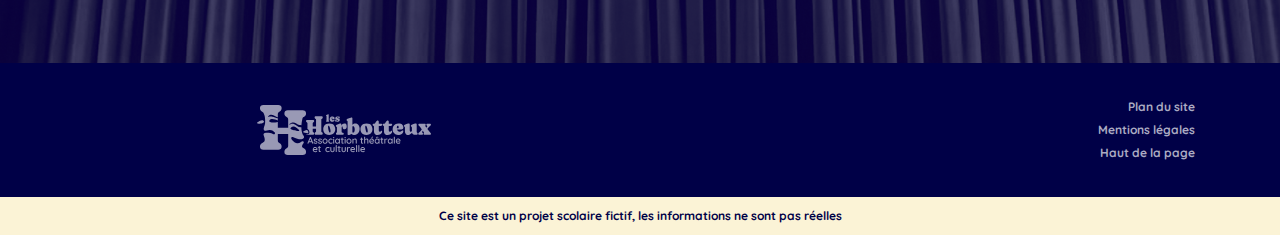
<file: pageParadis.html>
<!DOCTYPE html>
<html lang="fr-FR">
<head>
    <meta charset="UTF-8">
    <meta name="viewport" content="width=device-width, initial-scale=1.0">
    <title>Les Horbotteux - Association théâtrâle et culturelle à Lalaye-Charbes (67)</title>
    <meta name="description" content="">

    <link href="https://cdn.jsdelivr.net/npm/bootstrap@5.3.3/dist/css/bootstrap.min.css" rel="stylesheet" integrity="sha384-QWTKZyjpPEjISv5WaRU9OFeRpok6YctnYmDr5pNlyT2bRjXh0JMhjY6hW+ALEwIH" crossorigin="anonymous">

    <link rel="preconnect" href="https://fonts.googleapis.com">
    <link rel="preconnect" href="https://fonts.gstatic.com" crossorigin>
    <link href="https://fonts.googleapis.com/css2?family=Caprasimo&family=Quicksand:wght@300..700&display=swap" rel="stylesheet">

    <link rel="stylesheet" href="https://cdnjs.cloudflare.com/ajax/libs/font-awesome/6.6.0/css/all.min.css" integrity="sha512-Kc323vGBEqzTmouAECnVceyQqyqdsSiqLQISBL29aUW4U/M7pSPA/gEUZQqv1cwx4OnYxTxve5UMg5GT6L4JJg==" crossorigin="anonymous" referrerpolicy="no-referrer">

    <link rel="stylesheet" href="assets/css/global/style.css">
    <link rel="stylesheet" href="assets/css/pages/piece/piece.css">
</head>
<body>
    
    <header id="header" class="container-fluid">
        <div class="container">
            <div class="row">

                <div class="logoContainer col-2"> <!-- Logo -->
                    <!-- Logo version icotype à afficher sur mobile -->
                    <img src="assets/img/Icotype_Brun.svg" alt=""
                    class="d-md-none">

                    <!-- Logo version complète à afficher sur desktop -->
                    <img src="assets/img/Logo_Horbotteux_RVB_FondFonce.svg" alt=""
                    class="d-none d-md-inline-block">
                </div>
            
                <div class="col-10 d-flex justify-content-end align-items-center">
                    <div>
                        <nav class="d-none d-md-inline-block"> <!-- Liens de navigation -->
                            <ul class="list-unstyled">
                                <li class="d-md-inline-block"><a href="">L'association</a></li>
                                <li class="d-md-inline-block"><a href="./pageMembers.html">Les membres</a></li>
                                <li class="d-md-inline-block"><a href="">La Rando des Horbotteux</a></li>
                            </ul>
                        </nav>
        
                        <div class="d-none d-md-inline-block"> <!-- Bouton de contact qui renvoie vers la page Contact -->
                            <a class="contactBtn" href="./pageContact.html">Contact</a>
                        </div>

                        <div class="burgerIconContainer d-md-none"> <!-- Icon de menu burger qui ouvre la navigation mobile -->
                            <div class="burgerIcon" id="burgerIcon" onclick="menuBurger()"></div>
                        </div>
                    </div>
                </div> <!-- col-10 -->

            </div><!--row-->
        </div><!--container-->

        <div id="modalNav" class="container-fluid align-items-center"> <!-- Fenêtre de navigation qui s'affiche lorsque l'on clique sur le menu burger, SEULEMENT sur mobile -->
            <div class="row">
                <nav class="col-12"> <!-- Liens de navigation -->
                    <ul class="list-unstyled">
                        <li><a href="">L'association</a></li>
                        <li><a href="./pageMembers.html">Les membres</a></li>
                        <li><a href="./pageContact.html">La Rando des Horbotteux</a></li>
                    </ul>
                </nav>
                <div> <!-- Bouton de contact qui renvoie vers la page Contact -->
                    <a class="contactBtn" href="">Contact</a>
                </div>

            </div><!--row-->
        </div><!--#modalNav container-fluid-->
    </header><!--container-fluid-->

    <!-- HEAD BANNER -->
    <section id="hero" class="container-fluid">
        <div class="container">
          <div class="row">
            <h1>Le paradis c'est bien ici ?</h1>
          </div>
        </div>
    </section>

    <div id="seasonPlay" class="container-fluid">
        <section id="actual" class="container">
            <div class="grid">
                <div class="poster">
                    <img src="./assets/img/Affiche_Paradis_2020.webp" alt="Affiche de la pièce Le paradis c'est bien ici ?">
                </div>
                <div class="title">
                    <h2>Saison théâtrâle 2020</h2>
                </div>
                <div class="description">
                    <h3>Résumé</h3>
                    <p class="resume">
                        Lucas Belmont, célèbre acteur de cinéma, fuyant le harcèlement de ses fans, se réfugie au Paradis, gîte de montagne isolé, tenu par Claire. Lucas pense avoir trouvé le havre de paix idéal, hélas pour lui, le répit sera de courte durée car le lieu est beaucoup plus fréquenté qu'il n'y paraît. Un couple de randonneurs entraînés par une guide dynamique, une blonde explosive, un berger et sa copine, tous  sont sidérés de découvrir un acteur de la renommée  de Lucas en pleine montagne.
                    </p>
                    <p class="resume">
                        Mais lorsque la valse des valises, orchestrée par un individu pour le moins suspect commence, lorsque Vanessa, l'attachante  touriste égarée manifeste le désir de s'attacher de plus en plus, Lucas Belmont réalise alors que ce paradis devient peu à peu un enfer.
                    </p>
                    <h3>Les acteurs</h3>
                    <ul>
                        <li>Florian Rochelle</li>
                        <li>Patricia Guiot</li>
                        <li>Charlotte Antoine-Grandjean</li>
                        <li>Evelyne Bour</li>
                        <li>Adeline Friess</li>
                        <li>Manon Cucca</li>
                        <li>Odile Matt</li>
                    </ul>
                </div>
            </div>
        </section>
        <section id="othersPlay" class="container">

        </section>
    </div>

    <!-- RESEAUX SOCIAUX -->
    <section id="reseaux" class=" container-fluid">
        <div class="container">
            <div class="row">
                <div class="col-12 col-md-8">
                    <h2>Suivez nous sur les <span>réseaux sociaux</span>, pour ne rien manquer</h2>            
                </div>
        
                <div class="socials col-12 col-md-4 d-flex justify-content-end">
                    <i class="fa-brands fa-facebook"></i>
                    <i class="fa-brands fa-instagram"></i>
                </div>
            </div>
        </div>
    </section>

    <!-- FOOTER -->
    <footer>
        <div class="footUp container-fluid">           
            <div class="container">
                <div class="row d-flex align-items-center">
                    <div class="col-12 col-sm-6 logoContainer d-flex justify-content-center justify-content-sm-start">
                        <img src="assets/img/Logo_Horbotteux_MonoBlanc.svg" alt="">
                    </div>
                    <nav class="col-12 col-sm-6  d-flex justify-content-center justify-content-sm-end align-items-center">
                        <ul class="list-unstyled">
                            <li><a href="./pageSitemap.html">Plan du site</a></li>
                            <li><a href="">Mentions légales</a></li>
                            <li><a href="" onclick="scrollToTop()">Haut de la page</a></li>
                        </ul>
                    </nav>
                </div>
            </div> 
        </div>
        
        <div class="footDown container-fluid"> <!-- Bloc tout en bas de la page pour rappeler le fait que le site est fictif -->
            <div class="container">
                <div class="row justify-content-center">
                    Ce site est un projet scolaire fictif, les informations ne sont pas réelles
                </div>
            </div>
        </div>
    </footer>

    <script src="https://cdn.jsdelivr.net/npm/bootstrap@5.3.3/dist/js/bootstrap.bundle.min.js" integrity="sha384-YvpcrYf0tY3lHB60NNkmXc5s9fDVZLESaAA55NDzOxhy9GkcIdslK1eN7N6jIeHz" crossorigin="anonymous"></script>
    <script src="assets/js/app.js"></script>
</body>
</html>
</file>
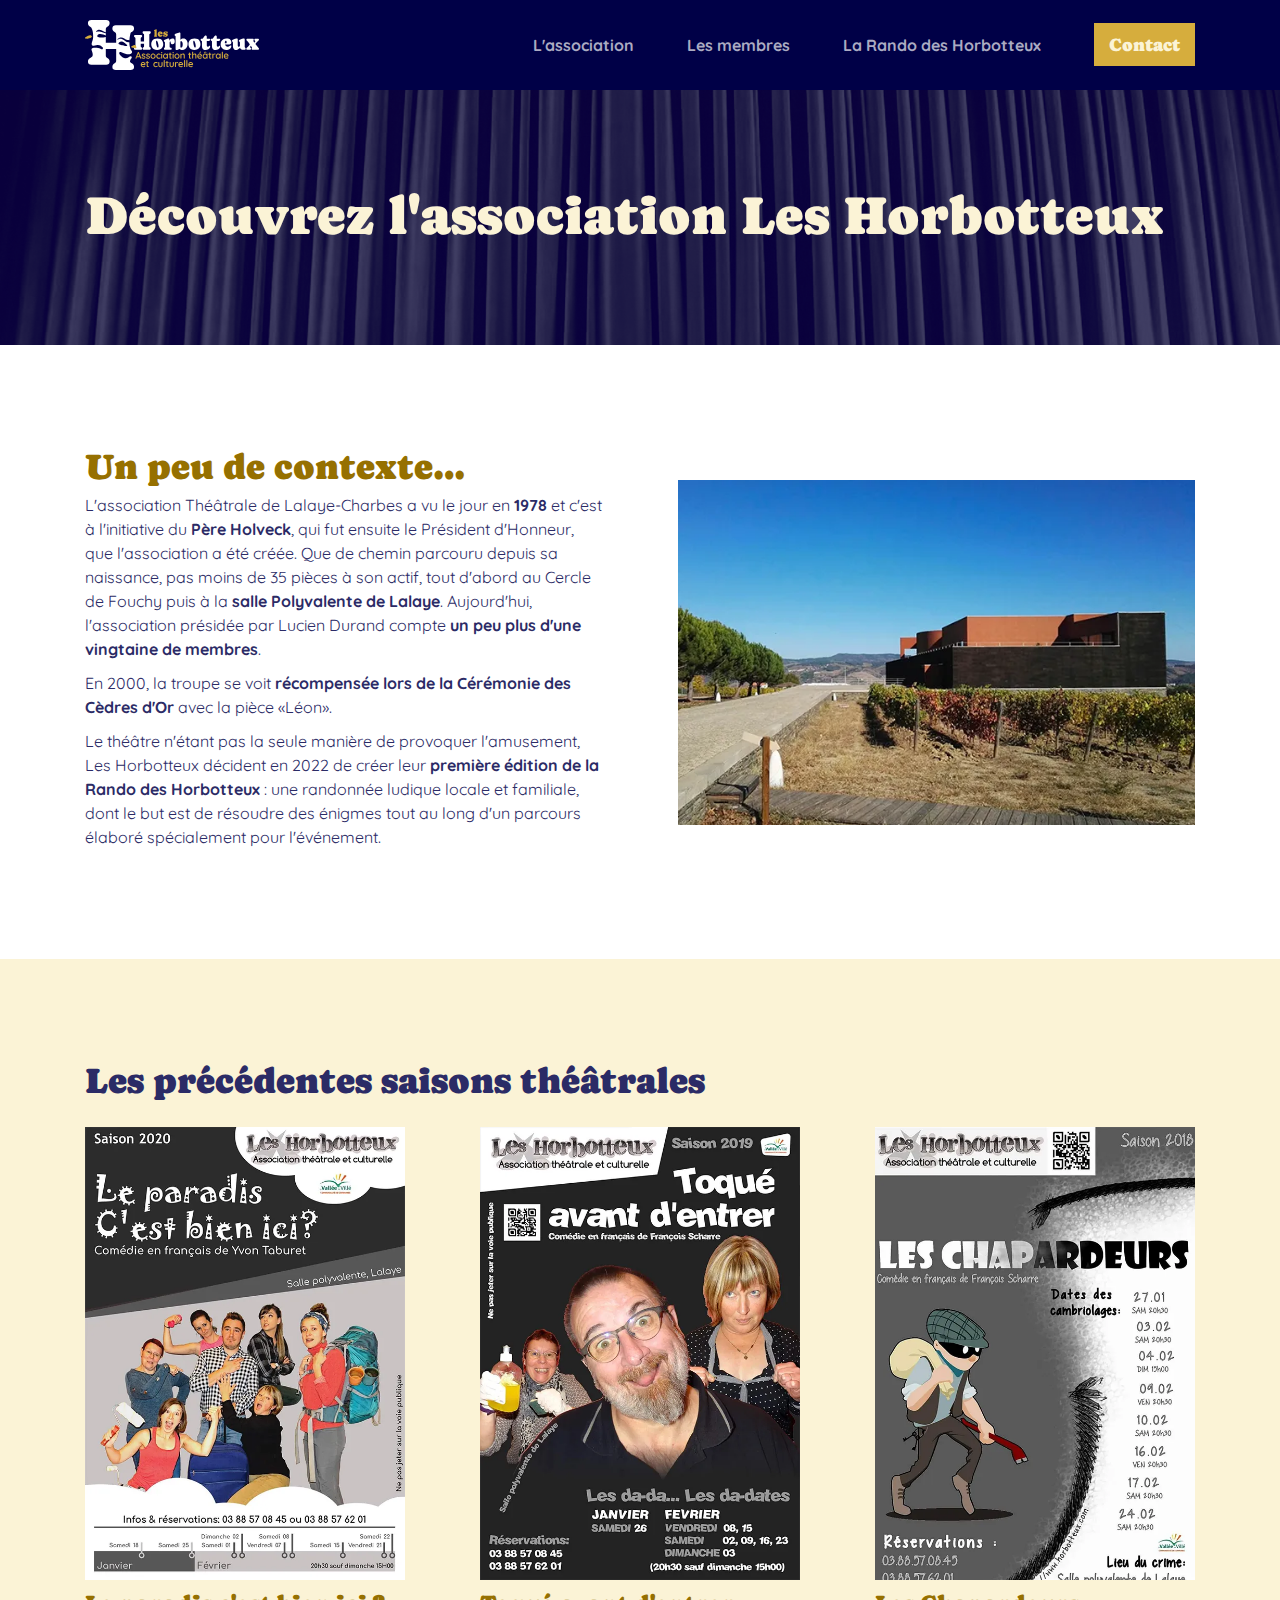
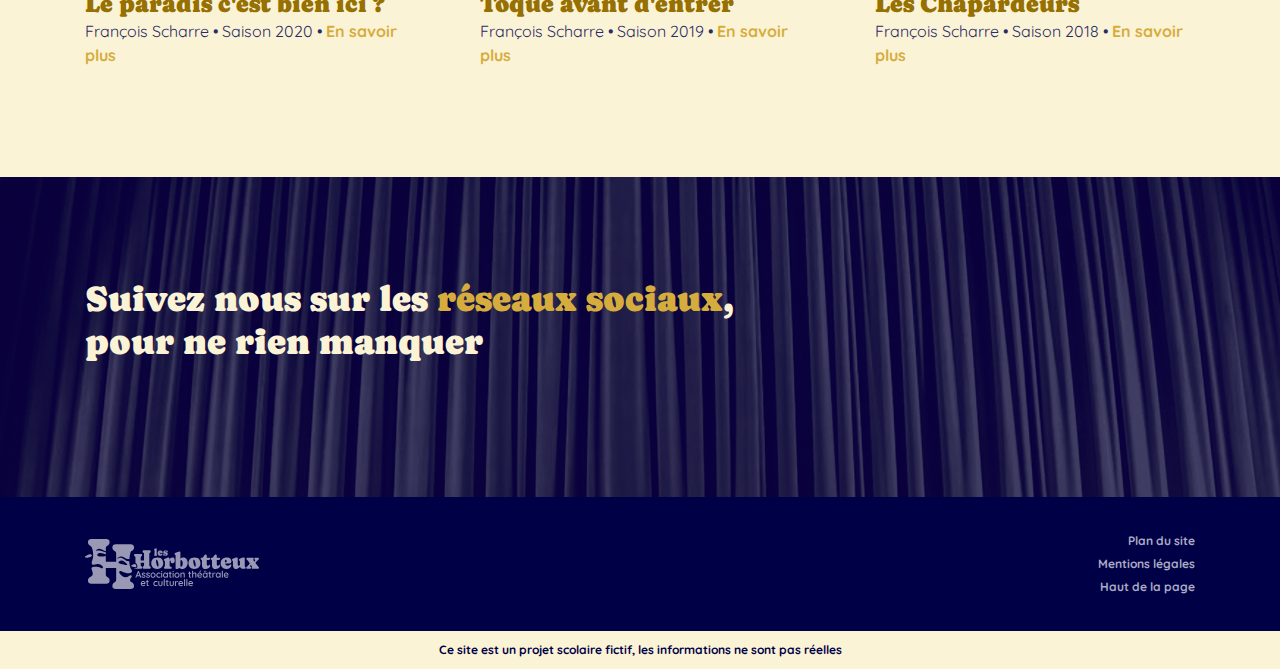
<file: pagePresentation.html>
<!DOCTYPE html>
<html lang="fr-FR">
<head>
    <meta charset="UTF-8">
    <meta name="viewport" content="width=device-width, initial-scale=1.0">
    <title>Découvrir l'association Les Horbotteux • Lalaye (67)</title>
    <meta name="description" content="Découvrez l'histoire et les saisons précédentes de l'association Les Horbotteux. Une association dynamique au service de la culture et des loisirs.">
    <!-- BOOTSTRAP -->
    <link href="https://cdn.jsdelivr.net/npm/bootstrap@5.3.3/dist/css/bootstrap.min.css" rel="stylesheet" integrity="sha384-QWTKZyjpPEjISv5WaRU9OFeRpok6YctnYmDr5pNlyT2bRjXh0JMhjY6hW+ALEwIH" crossorigin="anonymous">
    <!-- GOOGLE FONT -->
    <link rel="preconnect" href="https://fonts.googleapis.com">
    <link rel="preconnect" href="https://fonts.gstatic.com" crossorigin>
    <link href="https://fonts.googleapis.com/css2?family=Caprasimo&family=Quicksand:wght@300..700&display=swap" rel="stylesheet">
    <!-- FONT AWESOME -->
    <link rel="stylesheet" href="https://cdnjs.cloudflare.com/ajax/libs/font-awesome/6.6.0/css/all.min.css" integrity="sha512-Kc323vGBEqzTmouAECnVceyQqyqdsSiqLQISBL29aUW4U/M7pSPA/gEUZQqv1cwx4OnYxTxve5UMg5GT6L4JJg==" crossorigin="anonymous" referrerpolicy="no-referrer">
    <!-- MY CSS -->
    <link rel="stylesheet" href="assets/css/global/style.css">
    <link rel="stylesheet" href="assets/css/pages/presentation/presentation.css">
</head>
<body>
    <header id="header" class="container-fluid">
        <div class="container">
            <div class="d-flex justify-content-between">

                <div class="logoContainer"> <!-- Logo -->
                    <a href="index.html">
                        <!-- Logo version icotype à afficher sur mobile -->
                        <img src="assets/img/Icotype_Brun.svg" alt=""
                        class="d-md-none">
    
                        <!-- Logo version complète à afficher sur desktop -->
                        <img src="assets/img/Logo_Horbotteux_RVB_FondFonce.svg" alt=""
                        class="d-none d-md-inline-block">
                    </a>
                </div>
            
                <div class="d-flex justify-content-end align-items-center">
                    <div>
                        <nav class="d-none d-md-inline-block"> <!-- Liens de navigation -->
                            <ul class="list-unstyled">
                                <li class="d-md-inline-block"><a href="./pagePresentation.html">L'association</a></li>
                                <li class="d-md-inline-block"><a href="./pageMembers.html">Les membres</a></li>
                                <li class="d-md-inline-block"><a href="./pageRando.html">La Rando des Horbotteux</a></li>
                            </ul>
                        </nav>
        
                        <div class="d-none d-md-inline-block"> <!-- Bouton de contact qui renvoie vers la page Contact -->
                            <a class="contactBtn" href="./pageContact.html">Contact</a>
                        </div>

                        <div class="burgerIconContainer d-md-none"> <!-- Icon de menu burger qui ouvre la navigation mobile -->
                            <div class="burgerIcon" id="burgerIcon" onclick="menuBurger()"></div>
                        </div>
                    </div>
                </div> <!-- col-10 -->

            </div><!--row-->
        </div><!--container-->

        <div id="modalNav" class="container flex-column justify-content-center"> <!-- Fenêtre de navigation qui s'affiche lorsque l'on clique sur le menu burger, SEULEMENT sur mobile -->
                <nav> <!-- Liens de navigation -->
                    <ul class="list-unstyled">
                        <li><a href="./pagePresentation.html">L'association</a></li>
                        <li><a href="./pageMembers.html">Les membres</a></li>
                        <li><a href="./pageRando.html">La Rando des Horbotteux</a></li>
                    </ul>
                </nav>
                <div> <!-- Bouton de contact qui renvoie vers la page Contact -->
                    <a class="contactBtn" href="./pageContact.html">Contact</a>
                </div>
        </div><!--#modalNav container-->
    </header><!--container-fluid-->

    <!-- HEAD BANNER -->
    <section id="hero" class="container-fluid">
        <div class="container">
          <div class="row">
            <h1>Découvrez l'association Les Horbotteux</h1>
          </div>
        </div>
    </section>

    <section id="presentation" class="container-fluid">
        <div class="container">
            <div class="row d-md-flex align-items-md-center">
                <div class="col-12 col-md-6">
                    <h2>Un peu de contexte&hellip;</h2>
                    <p>L'association Théâtrale de Lalaye-Charbes a vu le jour en <b>1978</b> et c'est à l'initiative du <b>Père Holveck</b>, qui fut ensuite le Président d'Honneur, que l'association a été créée. Que de chemin parcouru depuis sa naissance, pas moins de 35 pièces à son actif, tout d'abord au Cercle de Fouchy puis à la <b>salle Polyvalente de Lalaye</b>. Aujourd'hui, l'association présidée par Lucien Durand compte <b>un peu plus d'une vingtaine de membres</b>.</p>
                    <p>En 2000, la troupe se voit <b>récompensée lors de la Cérémonie des Cèdres d'Or</b> avec la pièce «Léon».</p>
                    <p>Le théâtre n'étant pas la seule manière de provoquer l'amusement, Les Horbotteux décident en 2022 de créer leur <b>première édition de la Rando des Horbotteux</b> : une randonnée ludique locale et familiale, dont le but est de résoudre des énigmes tout au long d'un parcours élaboré spécialement pour l'événement.</p>
                </div>
                <div class="col-12 col-md-6">
                    <img src="./assets/img/Salle_polyvalente.webp" alt="Salle polyvalente de Lalaye-Charbes">
                </div>
            </div>
        </div>
    </section>

    <section id="moreEditions" class="container-fluid">
        <div class="container">
            <div class="row">
                <h2 class="bleu marginBot25">Les précédentes saisons théâtrales</h2>
                <div class="col-12 col-md-4 editionContent">
                    <a href="./pagesPieces/pageParadis.html">
                        <img src="./assets/img/Affiche_Paradis_2020.webp" alt="Affiche de la pièce Le paradis c'est bien ici ?">
                    </a>
                    <h3>Le paradis c'est bien ici ?</h3>
                    <p>François Scharre • Saison 2020 • <a href="./pagesPieces/pageParadis.html">En savoir plus <i class="fa-solid fa-link"></i></a></p>
                </div>
                <div class="col-12 col-md-4 editionContent">
                    <a href="./pagesPieces/pageToques.html">
                        <img src="./assets/img/Affiche_Toques_2019.webp" alt="Affiche de la pièce Toqué avant d'entrer">
                    </a>
                    <h3>Toqué avant d'entrer</h3>
                    <p>François Scharre • Saison 2019 • <a href="./pagesPieces/pageToques.html">En savoir plus <i class="fa-solid fa-link"></i></a></p>
                </div>
                <div class="col-12 col-md-4 editionContent">
                    <a href="./pagesPieces/pageChapardeurs.html">
                        <img src="./assets/img/Affiche_Chapardeurs_2018.webp" alt="Affiche de la pièce Les Chapardeurs">
                    </a>
                    <h3>Les Chapardeurs</h3>
                    <p>François Scharre • Saison 2018 • <a href="./pagesPieces/pageChapardeurs.html">En savoir plus <i class="fa-solid fa-link"></i></a></p>
                </div>
            </div>
        </div>
    </section>

    <!-- RESEAUX SOCIAUX -->
    <section id="reseaux" class=" container-fluid">
        <div class="container">
            <div class="row">
                <div class="col-12 col-md-8">
                    <h2>Suivez nous sur les <span>réseaux sociaux</span>, pour ne rien manquer</h2>            
                </div>
        
                <div class="socials col-12 col-md-4 d-flex justify-content-start justify-content-md-end">
                    <a href="https://www.facebook.com/" target="_blank"><i class="fa-brands fa-facebook"></i></a>
                    <a href="https://www.instagram.com/" target="_blank"><i class="fa-brands fa-instagram"></i></a>
                </div>
            </div>
        </div>
    </section>

    <!-- FOOTER -->
    <footer>
        <div class="footUp container-fluid">           
            <div class="container">
                <div class="row d-flex align-items-center">
                    <div class="col-12 col-sm-6 logoContainer d-flex justify-content-center justify-content-sm-start">
                        <img src="assets/img/Logo_Horbotteux_MonoBlanc.svg" class="logo" alt="">
                    </div>
                    <nav class="col-12 col-sm-6  d-flex justify-content-center justify-content-sm-end align-items-center">
                        <ul class="list-unstyled">
                            <li><a href="./pageSitemap.html">Plan du site</a></li>
                            <li><a href="./pageMentionsLegales.html">Mentions légales</a></li>
                            <li><a href="" onclick="scrollToTop()">Haut de la page</a></li>
                        </ul>
                    </nav>
                </div>
            </div> 
        </div>
        
        <div class="footDown container-fluid"> <!-- Bloc tout en bas de la page pour rappeler le fait que le site est fictif -->
            <div class="container">
                <div class="row justify-content-center">
                    Ce site est un projet scolaire fictif, les informations ne sont pas réelles
                </div>
            </div>
        </div>
    </footer>

    <script src="https://cdn.jsdelivr.net/npm/bootstrap@5.3.3/dist/js/bootstrap.bundle.min.js" integrity="sha384-YvpcrYf0tY3lHB60NNkmXc5s9fDVZLESaAA55NDzOxhy9GkcIdslK1eN7N6jIeHz" crossorigin="anonymous"></script>
    <script src="assets/js/app.js"></script>
</body>
</html>
</file>
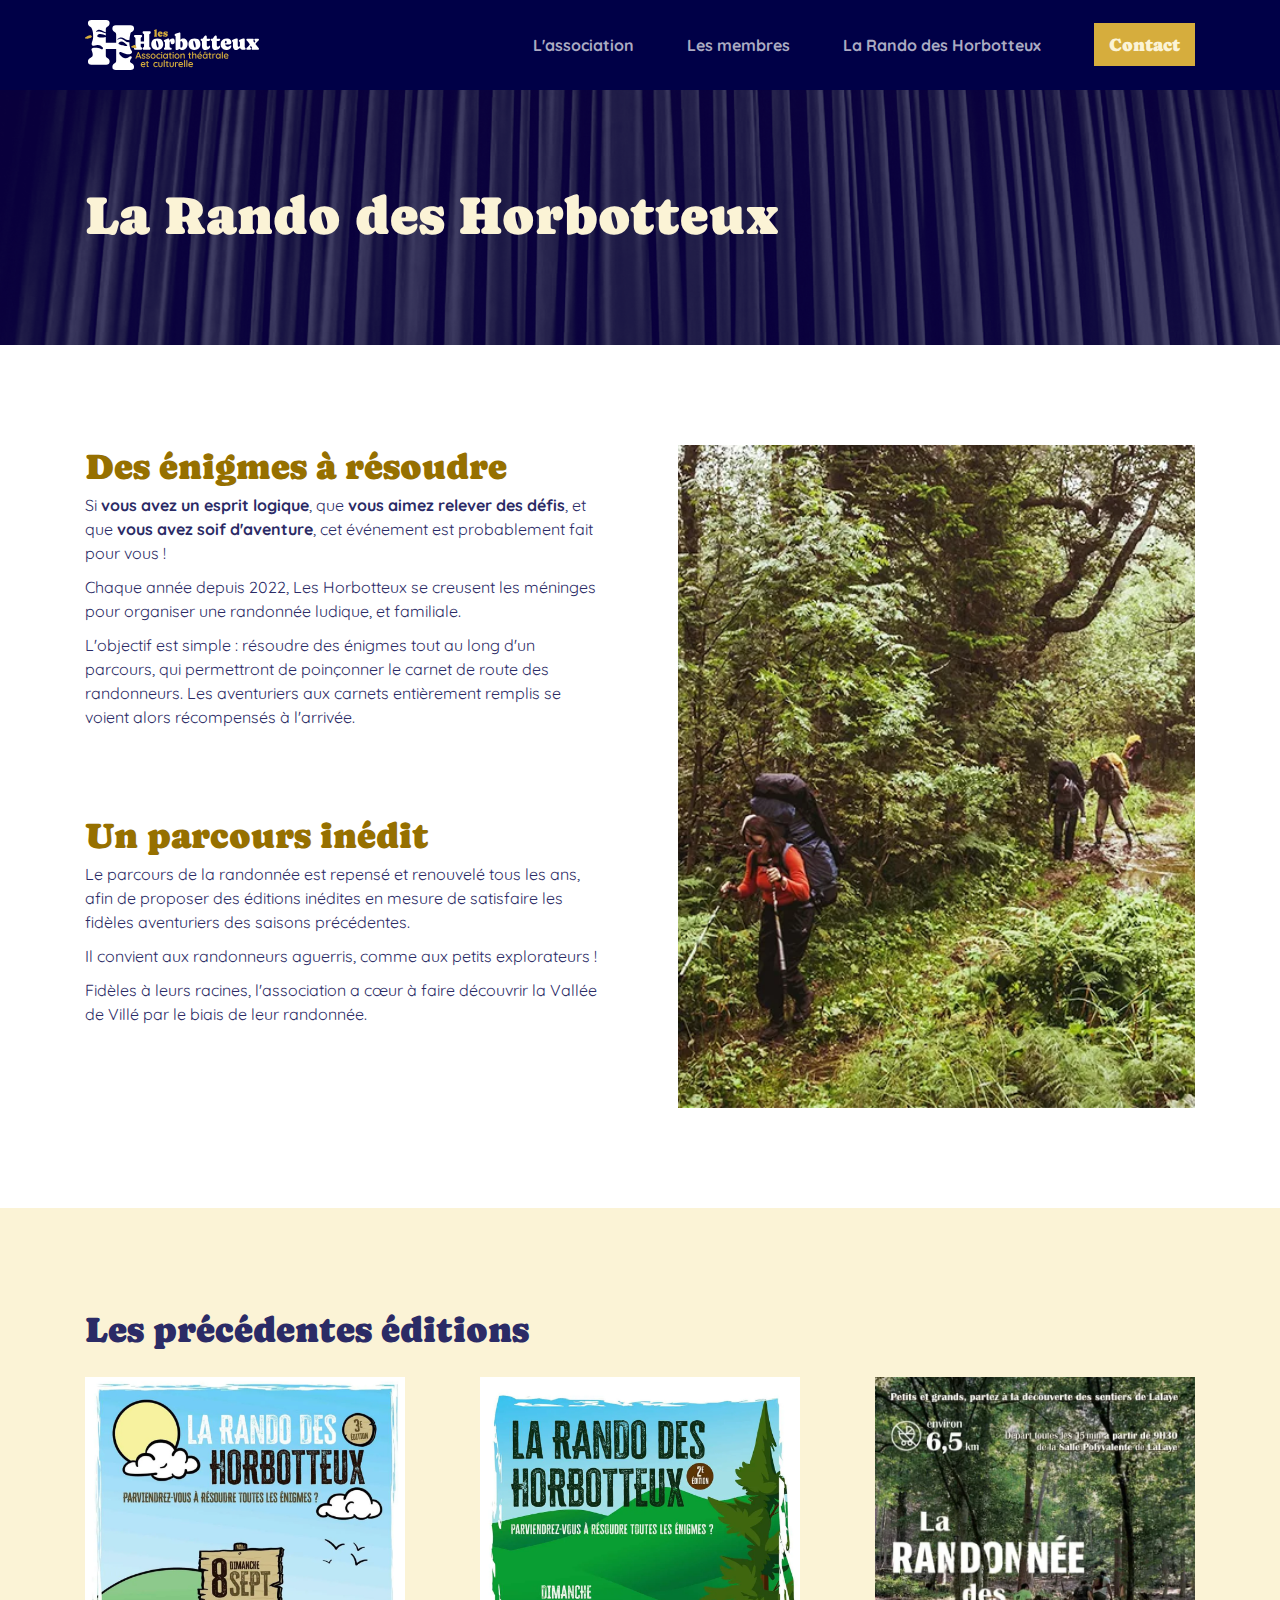
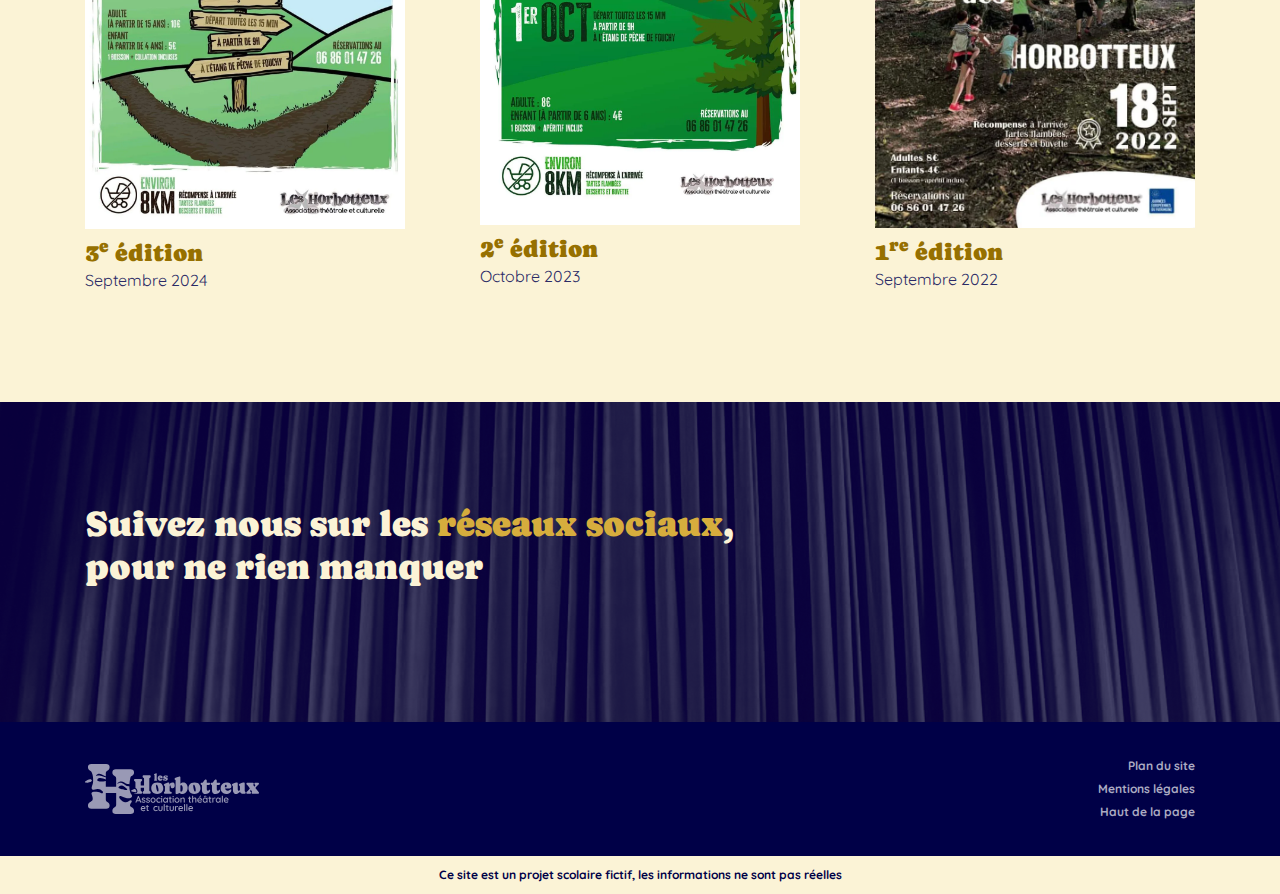
<file: pageRando.html>
<!DOCTYPE html>
<html lang="fr-FR">
<head>
    <meta charset="UTF-8">
    <meta name="viewport" content="width=device-width, initial-scale=1.0">
    <title>La Randonnée des Horbotteux, une sortie ludique et familiale • Lalaye (67)</title>
    <meta name="description" content="Participez à la Rando des Horbotteux, un événement convivial et ludique pour tous les amateurs de nature et de défis amusants.">
    <!-- BOOTSTRAP -->
    <link href="https://cdn.jsdelivr.net/npm/bootstrap@5.3.3/dist/css/bootstrap.min.css" rel="stylesheet" integrity="sha384-QWTKZyjpPEjISv5WaRU9OFeRpok6YctnYmDr5pNlyT2bRjXh0JMhjY6hW+ALEwIH" crossorigin="anonymous">
    <!-- GOOGLE FONT -->
    <link rel="preconnect" href="https://fonts.googleapis.com">
    <link rel="preconnect" href="https://fonts.gstatic.com" crossorigin>
    <link href="https://fonts.googleapis.com/css2?family=Caprasimo&family=Quicksand:wght@300..700&display=swap" rel="stylesheet">
    <!-- FONT AWESOME -->
    <link rel="stylesheet" href="https://cdnjs.cloudflare.com/ajax/libs/font-awesome/6.6.0/css/all.min.css" integrity="sha512-Kc323vGBEqzTmouAECnVceyQqyqdsSiqLQISBL29aUW4U/M7pSPA/gEUZQqv1cwx4OnYxTxve5UMg5GT6L4JJg==" crossorigin="anonymous" referrerpolicy="no-referrer">
    <!-- MY CSS -->
    <link rel="stylesheet" href="assets/css/global/style.css">
    <link rel="stylesheet" href="assets/css/pages/rando/rando.css">
</head>
<body>
    <header id="header" class="container-fluid">
        <div class="container">
            <div class="d-flex justify-content-between">

                <div class="logoContainer"> <!-- Logo -->
                    <a href="index.html">
                        <!-- Logo version icotype à afficher sur mobile -->
                        <img src="assets/img/Icotype_Brun.svg" alt=""
                        class="d-md-none">
    
                        <!-- Logo version complète à afficher sur desktop -->
                        <img src="assets/img/Logo_Horbotteux_RVB_FondFonce.svg" alt=""
                        class="d-none d-md-inline-block">
                    </a>
                </div>
            
                <div class="d-flex justify-content-end align-items-center">
                    <div>
                        <nav class="d-none d-md-inline-block"> <!-- Liens de navigation -->
                            <ul class="list-unstyled">
                                <li class="d-md-inline-block"><a href="./pagePresentation.html">L'association</a></li>
                                <li class="d-md-inline-block"><a href="./pageMembers.html">Les membres</a></li>
                                <li class="d-md-inline-block"><a href="./pageRando.html">La Rando des Horbotteux</a></li>
                            </ul>
                        </nav>
        
                        <div class="d-none d-md-inline-block"> <!-- Bouton de contact qui renvoie vers la page Contact -->
                            <a class="contactBtn" href="./pageContact.html">Contact</a>
                        </div>

                        <div class="burgerIconContainer d-md-none"> <!-- Icon de menu burger qui ouvre la navigation mobile -->
                            <div class="burgerIcon" id="burgerIcon" onclick="menuBurger()"></div>
                        </div>
                    </div>
                </div> <!-- col-10 -->

            </div><!--row-->
        </div><!--container-->

        <div id="modalNav" class="container flex-column justify-content-center"> <!-- Fenêtre de navigation qui s'affiche lorsque l'on clique sur le menu burger, SEULEMENT sur mobile -->
                <nav> <!-- Liens de navigation -->
                    <ul class="list-unstyled">
                        <li><a href="./pagePresentation.html">L'association</a></li>
                        <li><a href="./pageMembers.html">Les membres</a></li>
                        <li><a href="./pageRando.html">La Rando des Horbotteux</a></li>
                    </ul>
                </nav>
                <div> <!-- Bouton de contact qui renvoie vers la page Contact -->
                    <a class="contactBtn" href="./pageContact.html">Contact</a>
                </div>
        </div><!--#modalNav container-->
    </header><!--container-fluid-->

    <!-- HEAD BANNER -->
    <section id="hero" class="container-fluid">
        <div class="container">
          <div class="row">
            <h1>La Rando des Horbotteux</h1>
          </div>
        </div>
    </section>

    <section id="presentation" class="container-fluid">
        <div class="container">
            <div class="grid">
                <div class="firstContent">
                    <h2>Des énigmes à résoudre</h2>
                    <p>Si <strong>vous avez un esprit logique</strong>, que <strong>vous aimez relever des défis</strong>, et que <strong>vous avez soif d'aventure</strong>, cet événement est probablement fait pour vous !</p>
                    <p>Chaque année depuis 2022, Les Horbotteux se creusent les méninges pour organiser une randonnée ludique, et familiale.</p>
                    <p>L'objectif est simple : résoudre des énigmes tout au long d'un parcours, qui permettront de poinçonner le carnet de route des randonneurs. Les aventuriers aux carnets entièrement remplis se voient alors récompensés à l'arrivée.</p>
                </div>
                <div class="image">
                    <img src="./assets/img/Photo_randonneurs.webp" title="Randonneurs dans la nature" alt="Randonneurs dans la nature">
                </div>
                <div class="secondContent">
                    <h2>Un parcours inédit</h2>
                    <p>Le parcours de la randonnée est repensé et renouvelé tous les ans, afin de proposer des éditions inédites en mesure de satisfaire les fidèles aventuriers des saisons précédentes.</p>
                    <p>Il convient aux randonneurs aguerris, comme aux petits explorateurs !</p>
                    <p>Fidèles à leurs racines, l'association a cœur à faire découvrir la Vallée de Villé par le biais de leur randonnée.</p>
                </div>
            </div>
        </div>
    </section>

    <section id="moreEditions" class="container-fluid">
        <div class="container">
            <div class="row">
                <h2 class="bleu marginBot25">Les précédentes éditions</h2>
                <div class="col-12 col-md-4 editionContent">
                    <img src="./assets/img/Affiche_Rando2024.webp" alt="Affiche la troisième édition de la Rando des Horbotteux">
                    <h3>3<sup>e</sup> édition</h3>
                    <p>Septembre 2024</p>
                </div>
                <div class="col-12 col-md-4 editionContent">
                    <img src="./assets/img/Affiche_Rando2023.webp" alt="Affiche la deuxième édition de la Rando des Horbotteux">
                    <h3>2<sup>e</sup> édition</h3>
                    <p>Octobre 2023</p>
                </div>
                <div class="col-12 col-md-4 editionContent">
                    <img src="./assets/img/Affiche_Rando2022.webp" alt="Affiche la première édition de la Rando des Horbotteux">
                    <h3>1<sup>re</sup> édition</h3>
                    <p>Septembre 2022</p>
                </div>
            </div>
        </div>
    </section>

    <!-- RESEAUX SOCIAUX -->
    <section id="reseaux" class=" container-fluid">
        <div class="container">
            <div class="row">
                <div class="col-12 col-md-8">
                    <h2>Suivez nous sur les <span>réseaux sociaux</span>, pour ne rien manquer</h2>            
                </div>
        
                <div class="socials col-12 col-md-4 d-flex justify-content-start justify-content-md-end">
                    <a href="https://www.facebook.com/" target="_blank"><i class="fa-brands fa-facebook"></i></a>
                    <a href="https://www.instagram.com/" target="_blank"><i class="fa-brands fa-instagram"></i></a>
                </div>
            </div>
        </div>
    </section>

    <!-- FOOTER -->
    <footer>
        <div class="footUp container-fluid">           
            <div class="container">
                <div class="row d-flex align-items-center">
                    <div class="col-12 col-sm-6 logoContainer d-flex justify-content-center justify-content-sm-start">
                        <img src="assets/img/Logo_Horbotteux_MonoBlanc.svg" class="logo" alt="">
                    </div>
                    <nav class="col-12 col-sm-6  d-flex justify-content-center justify-content-sm-end align-items-center">
                        <ul class="list-unstyled">
                            <li><a href="./pageSitemap.html">Plan du site</a></li>
                            <li><a href="./pageMentionsLegales.html">Mentions légales</a></li>
                            <li><a href="" onclick="scrollToTop()">Haut de la page</a></li>
                        </ul>
                    </nav>
                </div>
            </div> 
        </div>
        
        <div class="footDown container-fluid"> <!-- Bloc tout en bas de la page pour rappeler le fait que le site est fictif -->
            <div class="container">
                <div class="row justify-content-center">
                    Ce site est un projet scolaire fictif, les informations ne sont pas réelles
                </div>
            </div>
        </div>
    </footer>

    <script src="https://cdn.jsdelivr.net/npm/bootstrap@5.3.3/dist/js/bootstrap.bundle.min.js" integrity="sha384-YvpcrYf0tY3lHB60NNkmXc5s9fDVZLESaAA55NDzOxhy9GkcIdslK1eN7N6jIeHz" crossorigin="anonymous"></script>
    <script src="assets/js/app.js"></script>
</body>
</html>
</file>
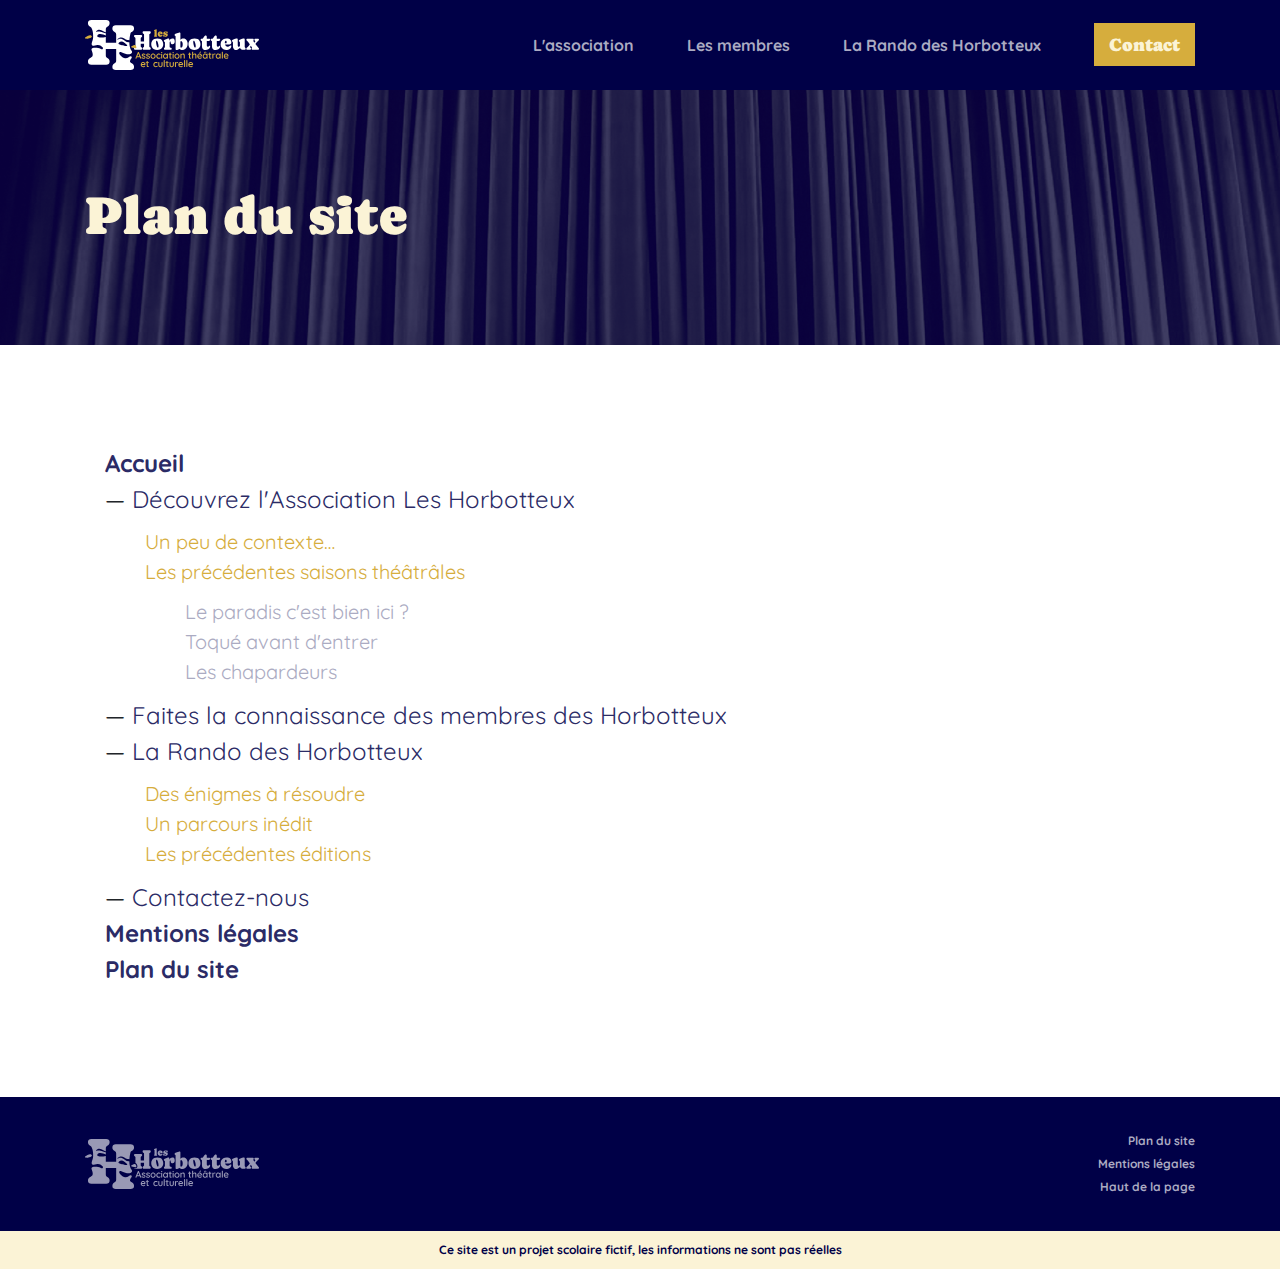
<file: pageSitemap.html>
<!DOCTYPE html>
<html lang="fr-FR">
<head>
    <meta charset="UTF-8">
    <meta name="viewport" content="width=device-width, initial-scale=1.0">
    <meta name="robots" content="noindex">
    <title>Plan du site • Les Horbotteux</title>
    <meta name="description" content="">
    <!-- BOOTSTRAP -->
    <link href="https://cdn.jsdelivr.net/npm/bootstrap@5.3.3/dist/css/bootstrap.min.css" rel="stylesheet" integrity="sha384-QWTKZyjpPEjISv5WaRU9OFeRpok6YctnYmDr5pNlyT2bRjXh0JMhjY6hW+ALEwIH" crossorigin="anonymous">
    <!-- GOOGLE FONT -->
    <link rel="preconnect" href="https://fonts.googleapis.com">
    <link rel="preconnect" href="https://fonts.gstatic.com" crossorigin>
    <link href="https://fonts.googleapis.com/css2?family=Caprasimo&family=Quicksand:wght@300..700&display=swap" rel="stylesheet">
    <!-- FONT AWESOME -->
    <link rel="stylesheet" href="https://cdnjs.cloudflare.com/ajax/libs/font-awesome/6.6.0/css/all.min.css" integrity="sha512-Kc323vGBEqzTmouAECnVceyQqyqdsSiqLQISBL29aUW4U/M7pSPA/gEUZQqv1cwx4OnYxTxve5UMg5GT6L4JJg==" crossorigin="anonymous" referrerpolicy="no-referrer">
    <!-- MY CSS -->
    <link rel="stylesheet" href="assets/css/global/style.css">
    <link rel="stylesheet" href="assets/css/pages/sitemap/sitemap.css">
</head>
<body>
    <header id="header" class="container-fluid">
        <div class="container">
            <div class="d-flex justify-content-between">

                <div class="logoContainer"> <!-- Logo -->
                    <a href="index.html">
                        <!-- Logo version icotype à afficher sur mobile -->
                        <img src="assets/img/Icotype_Brun.svg" alt=""
                        class="d-md-none">
    
                        <!-- Logo version complète à afficher sur desktop -->
                        <img src="assets/img/Logo_Horbotteux_RVB_FondFonce.svg" alt=""
                        class="d-none d-md-inline-block">
                    </a>
                </div>
            
                <div class="d-flex justify-content-end align-items-center">
                    <div>
                        <nav class="d-none d-md-inline-block"> <!-- Liens de navigation -->
                            <ul class="list-unstyled">
                                <li class="d-md-inline-block"><a href="./pagePresentation.html">L'association</a></li>
                                <li class="d-md-inline-block"><a href="./pageMembers.html">Les membres</a></li>
                                <li class="d-md-inline-block"><a href="./pageRando.html">La Rando des Horbotteux</a></li>
                            </ul>
                        </nav>
        
                        <div class="d-none d-md-inline-block"> <!-- Bouton de contact qui renvoie vers la page Contact -->
                            <a class="contactBtn" href="./pageContact.html">Contact</a>
                        </div>

                        <div class="burgerIconContainer d-md-none"> <!-- Icon de menu burger qui ouvre la navigation mobile -->
                            <div class="burgerIcon" id="burgerIcon" onclick="menuBurger()"></div>
                        </div>
                    </div>
                </div> <!-- col-10 -->

            </div><!--row-->
        </div><!--container-->

        <div id="modalNav" class="container flex-column justify-content-center"> <!-- Fenêtre de navigation qui s'affiche lorsque l'on clique sur le menu burger, SEULEMENT sur mobile -->
                <nav> <!-- Liens de navigation -->
                    <ul class="list-unstyled">
                        <li><a href="./pagePresentation.html">L'association</a></li>
                        <li><a href="./pageMembers.html">Les membres</a></li>
                        <li><a href="./pageRando.html">La Rando des Horbotteux</a></li>
                    </ul>
                </nav>
                <div> <!-- Bouton de contact qui renvoie vers la page Contact -->
                    <a class="contactBtn" href="./pageContact.html">Contact</a>
                </div>
        </div><!--#modalNav container-->
    </header><!--container-fluid-->

    <!-- HEAD BANNER -->
    <section id="hero" class="container-fluid">
        <div class="container">
            <div class="row">
                <h1>Plan du site</h1>
            </div>
        </div>
    </section>

    <!-- SECTION SITEMAP -->
    <div id="siteMapSection" class="container-fluid">
        <div class="container">
            <ul class="global">
    
                <li class="prime"><a href="./index.html">Accueil<i class="fa-solid fa-link"></i></a></li>
    
                <li><span>&mdash; </span><a href="./pagePresentation.html">Découvrez l'Association Les Horbotteux<i class="fa-solid fa-link"></i></a>
                    <ul class="content">
                        <li>Un peu de contexte&hellip;</li>
                        <li>
                            Les précédentes saisons théâtrâles
                            <ul class="saisons">
                                <li><a href="./pagesPieces/pageParadis.html">Le paradis c'est bien ici ?<i class="fa-solid fa-link"></i></a></li>
                                <li><a href="./pagesPieces/pageToques.html">Toqué avant d'entrer<i class="fa-solid fa-link"></i></a></li>
                                <li><a href="./pagesPieces/pageChapardeurs.html">Les chapardeurs<i class="fa-solid fa-link"></i></a></li>
                            </ul>
                        </li>
                    </ul>
                </li>
    
                <li><span>&mdash; </span><a href="./pageMembers.html">Faites la connaissance des membres des Horbotteux<i class="fa-solid fa-link"></i></a></li>
    
                <li><span>&mdash; </span><a href="./pageRando.html">La Rando des Horbotteux<i class="fa-solid fa-link"></i></a>
                    <ul class="content">
                        <li>Des énigmes à résoudre</li>
                        <li>Un parcours inédit</li>
                        <li>Les précédentes éditions</li>
                    </ul>
                </li>
    
                <li><span>&mdash; </span><a href="./pageContact.html">Contactez-nous<i class="fa-solid fa-link"></i></a></li>
    
                <li class="prime"><a href="./pageMentionsLegales.html">Mentions légales<i class="fa-solid fa-link"></i></a></li>
    
                <li class="prime"><a href="./pageSitemap.html">Plan du site<i class="fa-solid fa-link"></i></a></li>
            </ul>
        </div>
    </div>

    <!-- FOOTER -->
    <footer>
        <div class="footUp container-fluid">           
            <div class="container">
                <div class="row d-flex align-items-center">
                    <div class="col-12 col-sm-6 logoContainer d-flex justify-content-center justify-content-sm-start">
                        <img src="assets/img/Logo_Horbotteux_MonoBlanc.svg" class="logo" alt="">
                    </div>
                    <nav class="col-12 col-sm-6  d-flex justify-content-center justify-content-sm-end align-items-center">
                        <ul class="list-unstyled">
                            <li><a href="./pageSitemap.html">Plan du site</a></li>
                            <li><a href="./pageMentionsLegales.html">Mentions légales</a></li>
                            <li><a href="" onclick="scrollToTop()">Haut de la page</a></li>
                        </ul>
                    </nav>
                </div>
            </div> 
        </div>
        
        <div class="footDown container-fluid"> <!-- Bloc tout en bas de la page pour rappeler le fait que le site est fictif -->
            <div class="container">
                <div class="row justify-content-center">
                    Ce site est un projet scolaire fictif, les informations ne sont pas réelles
                </div>
            </div>
        </div>
    </footer>

    <script src="https://cdn.jsdelivr.net/npm/bootstrap@5.3.3/dist/js/bootstrap.bundle.min.js" integrity="sha384-YvpcrYf0tY3lHB60NNkmXc5s9fDVZLESaAA55NDzOxhy9GkcIdslK1eN7N6jIeHz" crossorigin="anonymous"></script>
    <script src="assets/js/app.js"></script>
</body>
</html>
</file>
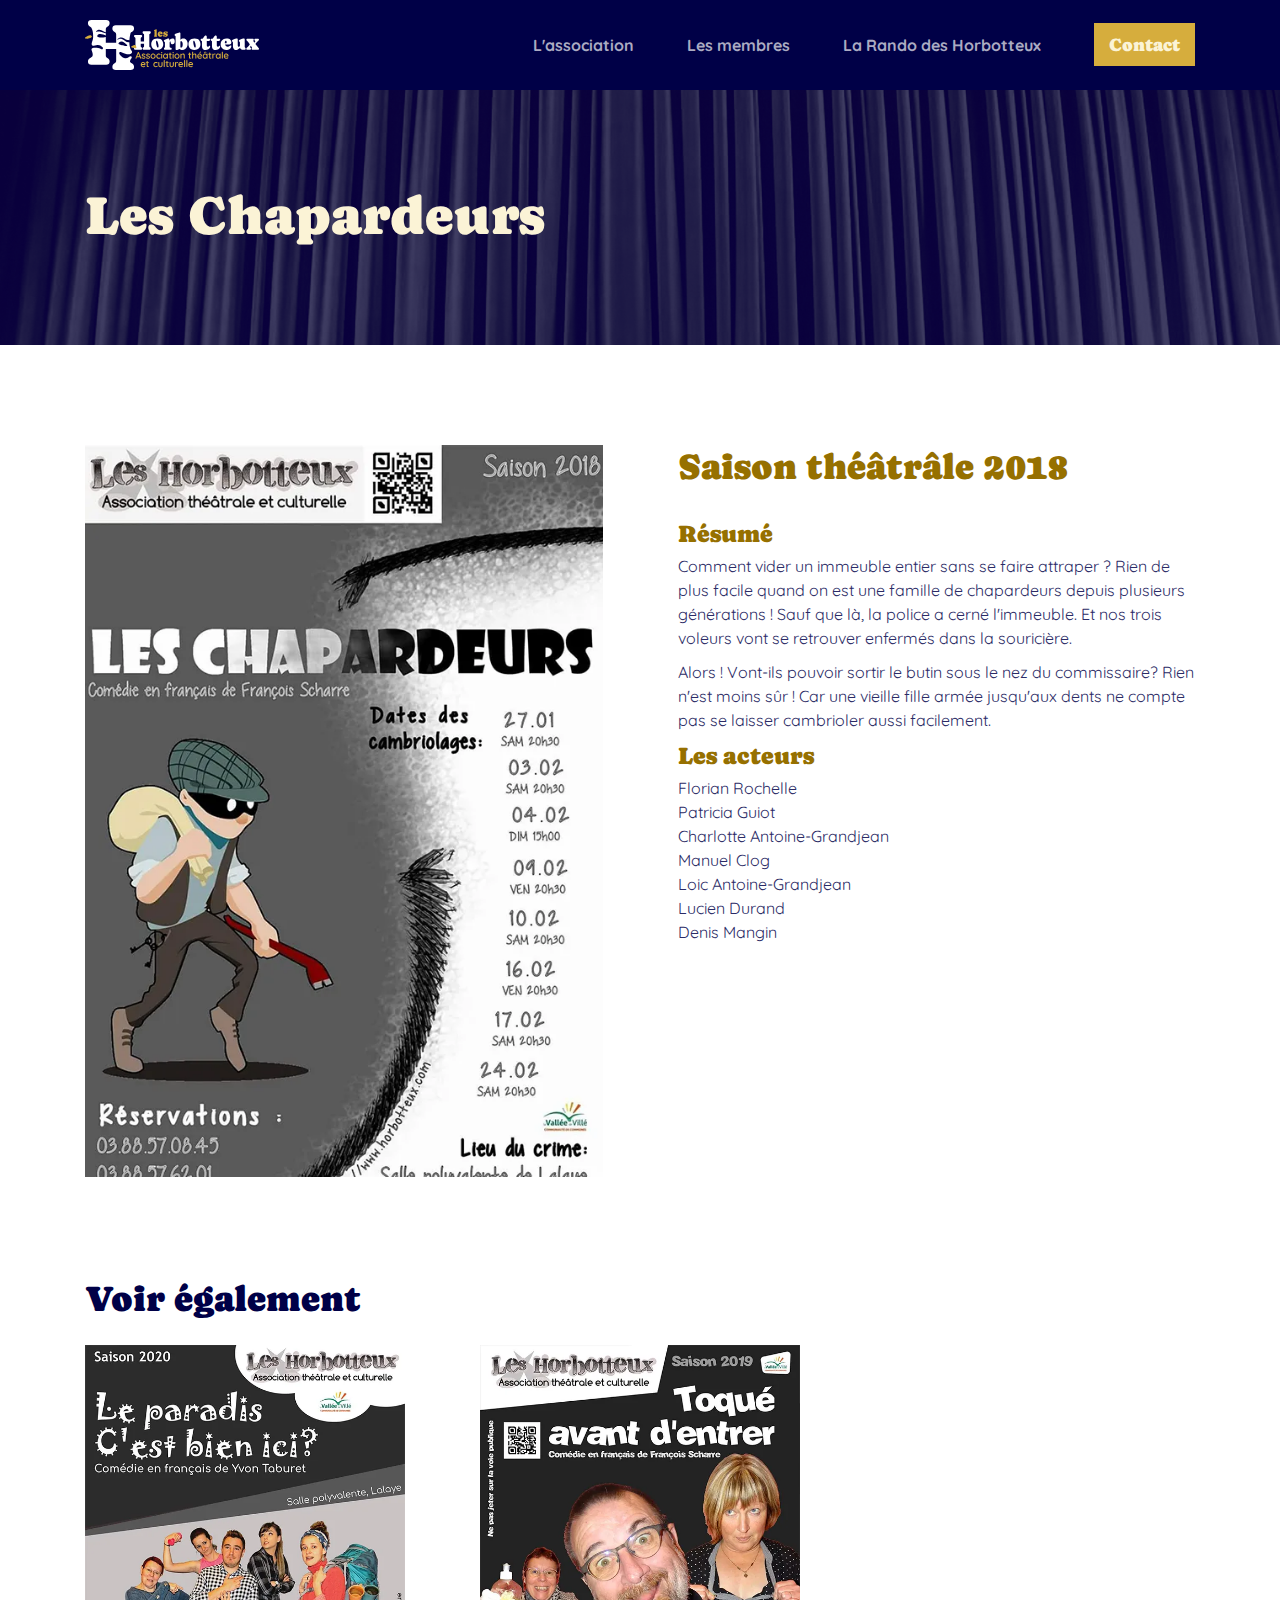
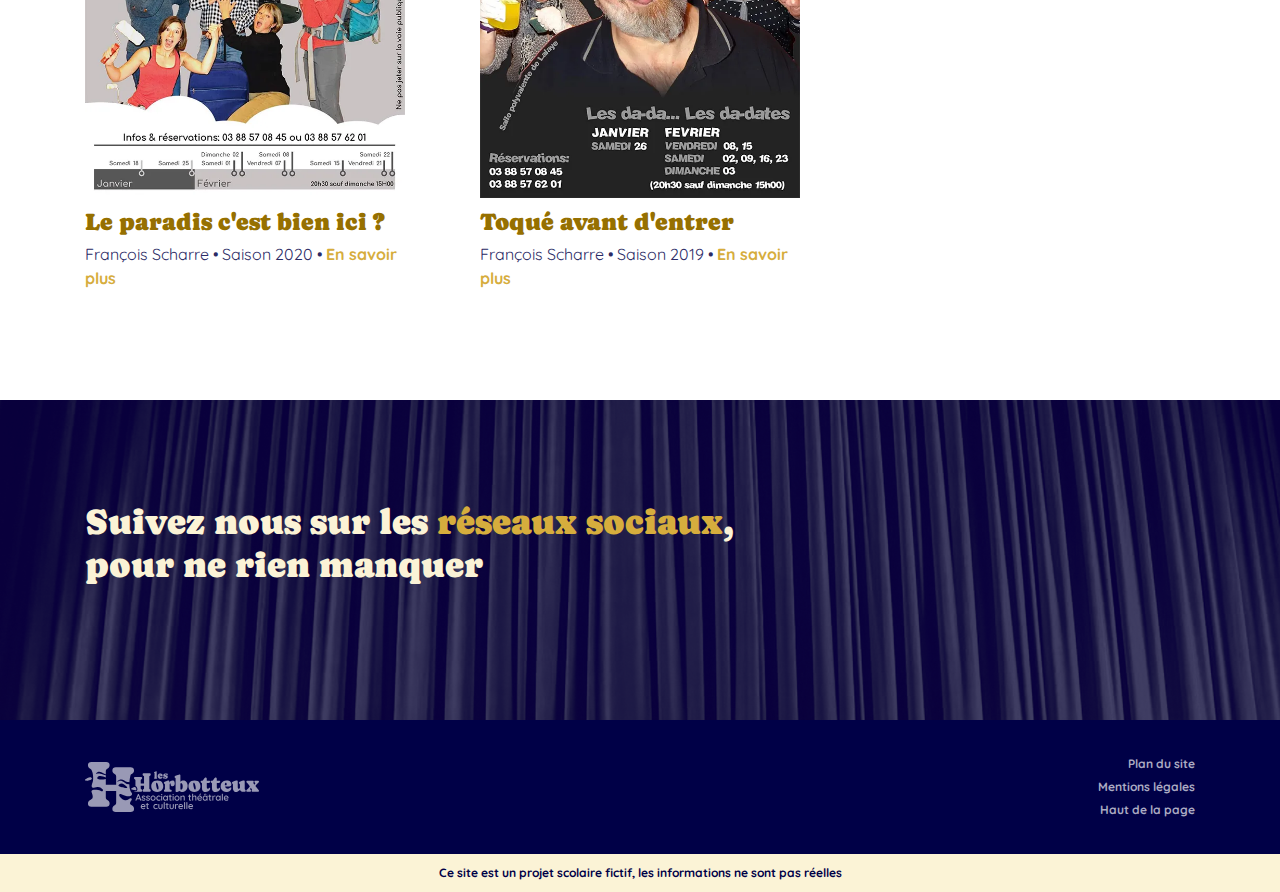
<file: pagesPieces/pageChapardeurs.html>
<!DOCTYPE html>
<html lang="fr-FR">
<head>
    <meta charset="UTF-8">
    <meta name="viewport" content="width=device-width, initial-scale=1.0">
    <title>Les Chapardeurs, François Scharre • Les Horbotteux • Lalaye (67)</title>
    <meta name="description" content="Re-découvrez Les Chapardeurs de François Scharre, une comédie mise en scène et interprêtée par Les Horbotteux en 2018.">
    <!-- BOOTSTRAP -->
    <link href="https://cdn.jsdelivr.net/npm/bootstrap@5.3.3/dist/css/bootstrap.min.css" rel="stylesheet" integrity="sha384-QWTKZyjpPEjISv5WaRU9OFeRpok6YctnYmDr5pNlyT2bRjXh0JMhjY6hW+ALEwIH" crossorigin="anonymous">
    <!-- GOOGLE FONT -->
    <link rel="preconnect" href="https://fonts.googleapis.com">
    <link rel="preconnect" href="https://fonts.gstatic.com" crossorigin>
    <link href="https://fonts.googleapis.com/css2?family=Caprasimo&family=Quicksand:wght@300..700&display=swap" rel="stylesheet">
    <!-- FONT AWESOME -->
    <link rel="stylesheet" href="https://cdnjs.cloudflare.com/ajax/libs/font-awesome/6.6.0/css/all.min.css" integrity="sha512-Kc323vGBEqzTmouAECnVceyQqyqdsSiqLQISBL29aUW4U/M7pSPA/gEUZQqv1cwx4OnYxTxve5UMg5GT6L4JJg==" crossorigin="anonymous" referrerpolicy="no-referrer">
    <!-- MY CSS -->
    <link rel="stylesheet" href="../assets/css/global/style.css">
    <link rel="stylesheet" href="../assets/css/pages/piece/piece.css">
</head>
<body>
    <header id="header" class="container-fluid">
        <div class="container">
            <div class="d-flex justify-content-between">

                <div class="logoContainer"> <!-- Logo -->
                    <a href="../index.html">
                        <!-- Logo version icotype à afficher sur mobile -->
                        <img src="../assets/img/Icotype_Brun.svg" alt=""
                        class="d-md-none">
    
                        <!-- Logo version complète à afficher sur desktop -->
                        <img src="../assets/img/Logo_Horbotteux_RVB_FondFonce.svg" alt=""
                        class="d-none d-md-inline-block">
                    </a>
                </div>
            
                <div class="d-flex justify-content-end align-items-center">
                    <div>
                        <nav class="d-none d-md-inline-block"> <!-- Liens de navigation -->
                            <ul class="list-unstyled">
                                <li class="d-md-inline-block"><a href="../pagePresentation.html">L'association</a></li>
                                <li class="d-md-inline-block"><a href="../pageMembers.html">Les membres</a></li>
                                <li class="d-md-inline-block"><a href="../pageRando.html">La Rando des Horbotteux</a></li>
                            </ul>
                        </nav>
        
                        <div class="d-none d-md-inline-block"> <!-- Bouton de contact qui renvoie vers la page Contact -->
                            <a class="contactBtn" href="./pageContact.html">Contact</a>
                        </div>

                        <div class="burgerIconContainer d-md-none"> <!-- Icon de menu burger qui ouvre la navigation mobile -->
                            <div class="burgerIcon" id="burgerIcon" onclick="menuBurger()"></div>
                        </div>
                    </div>
                </div> <!-- col-10 -->

            </div><!--row-->
        </div><!--container-->

        <div id="modalNav" class="container flex-column justify-content-center"> <!-- Fenêtre de navigation qui s'affiche lorsque l'on clique sur le menu burger, SEULEMENT sur mobile -->
                <nav> <!-- Liens de navigation -->
                    <ul class="list-unstyled">
                        <li><a href="../pagePresentation.html">L'association</a></li>
                        <li><a href="../pageMembers.html">Les membres</a></li>
                        <li><a href="../pageRando.html">La Rando des Horbotteux</a></li>
                    </ul>
                </nav>
                <div> <!-- Bouton de contact qui renvoie vers la page Contact -->
                    <a class="contactBtn" href="./pageContact.html">Contact</a>
                </div>
        </div><!--#modalNav container-->
    </header><!--container-fluid-->

    <!-- HEAD BANNER -->
    <section id="hero" class="container-fluid">
        <div class="container">
          <div class="row">
            <h1>Les Chapardeurs</h1>
          </div>
        </div>
    </section>

    <div id="seasonPlay" class="container-fluid">
        <section id="actual" class="container">
            <div class="grid">
                <div class="title">
                    <h2>Saison théâtrâle 2018</h2>
                </div>
                <div class="poster">
                    <img src="../assets/img/Affiche_Chapardeurs_2018.webp" alt="Affiche de la pièce Les Chapardeurs">
                </div>
                <div class="description">
                    <h3>Résumé</h3>
                    <p class="resume">
                        Comment vider un immeuble entier sans se faire attraper ? Rien de plus facile quand on est une famille de chapardeurs depuis plusieurs générations ! Sauf que là, la police a cerné l'immeuble. Et nos trois voleurs vont se retrouver enfermés dans la souricière.
                    </p>
                    <p class="resume">
                        Alors ! Vont-ils pouvoir sortir le butin sous le nez du commissaire? Rien n'est moins sûr ! Car une vieille fille armée jusqu'aux dents ne compte pas se laisser cambrioler aussi facilement.
                    </p>
                    <h3>Les acteurs</h3>
                    <ul>
                        <li>Florian Rochelle</li>
                        <li>Patricia Guiot</li>
                        <li>Charlotte Antoine-Grandjean</li>
                        <li>Manuel Clog</li>
                        <li>Loic Antoine-Grandjean</li>
                        <li>Lucien Durand</li>
                        <li>Denis Mangin</li>
                    </ul>
                </div>
            </div>
        </section>
        <section id="othersPlay" class="container">
            <h2 class="marginBot25 bleuFonce">Voir également</h2>
            <div class="row">
                <div class="col-6 col-md-4">
                    <a href="./pageParadis.html">
                        <img src="../assets/img/Affiche_Paradis_2020.webp" alt="Affiche de la pièce Le paradis c'est bien ici ?">
                    </a>
                    <h3>Le paradis c'est bien ici ?</h3>
                    <p>François Scharre • Saison 2020 • <a href="./pageParadis.html">En savoir plus <i class="fa-solid fa-link"></i></a></p>
                </div>
                <div class="col-6 col-md-4">
                    <a href="./pageToques.html">
                        <img src="../assets/img/Affiche_Toques_2019.webp" alt="Affiche de la pièce Toqué avant d'entrer">
                    </a>
                    <h3>Toqué avant d'entrer</h3>
                    <p>François Scharre • Saison 2019 • <a href="./pageToques.html">En savoir plus <i class="fa-solid fa-link"></i></a></p>
                </div>
            </div>
        </section>
    </div>

    <!-- RESEAUX SOCIAUX -->
    <section id="reseaux" class=" container-fluid">
        <div class="container">
            <div class="row">
                <div class="col-12 col-md-8">
                    <h2>Suivez nous sur les <span>réseaux sociaux</span>, pour ne rien manquer</h2>            
                </div>
        
                <div class="socials col-12 col-md-4 d-flex justify-content-start justify-content-md-end">
                    <a href="https://www.facebook.com/" target="_blank"><i class="fa-brands fa-facebook"></i></a>
                    <a href="https://www.instagram.com/" target="_blank"><i class="fa-brands fa-instagram"></i></a>
                </div>
            </div>
        </div>
    </section>

    <!-- FOOTER -->
    <footer>
        <div class="footUp container-fluid">           
            <div class="container">
                <div class="row d-flex align-items-center">
                    <div class="col-12 col-sm-6 logoContainer d-flex justify-content-center justify-content-sm-start">
                        <img src="../assets/img/Logo_Horbotteux_MonoBlanc.svg" class="logo" alt="">
                    </div>
                    <nav class="col-12 col-sm-6  d-flex justify-content-center justify-content-sm-end align-items-center">
                        <ul class="list-unstyled">
                            <li><a href="../pageSitemap.html">Plan du site</a></li>
                            <li><a href="../pageMentionsLegales.html">Mentions légales</a></li>
                            <li><a href="" onclick="scrollToTop()">Haut de la page</a></li>
                        </ul>
                    </nav>
                </div>
            </div> 
        </div>
        
        <div class="footDown container-fluid"> <!-- Bloc tout en bas de la page pour rappeler le fait que le site est fictif -->
            <div class="container">
                <div class="row justify-content-center">
                    Ce site est un projet scolaire fictif, les informations ne sont pas réelles
                </div>
            </div>
        </div>
    </footer>

    <script src="https://cdn.jsdelivr.net/npm/bootstrap@5.3.3/dist/js/bootstrap.bundle.min.js" integrity="sha384-YvpcrYf0tY3lHB60NNkmXc5s9fDVZLESaAA55NDzOxhy9GkcIdslK1eN7N6jIeHz" crossorigin="anonymous"></script>
    <script src="../assets/js/app.js"></script>
</body>
</html>
</file>
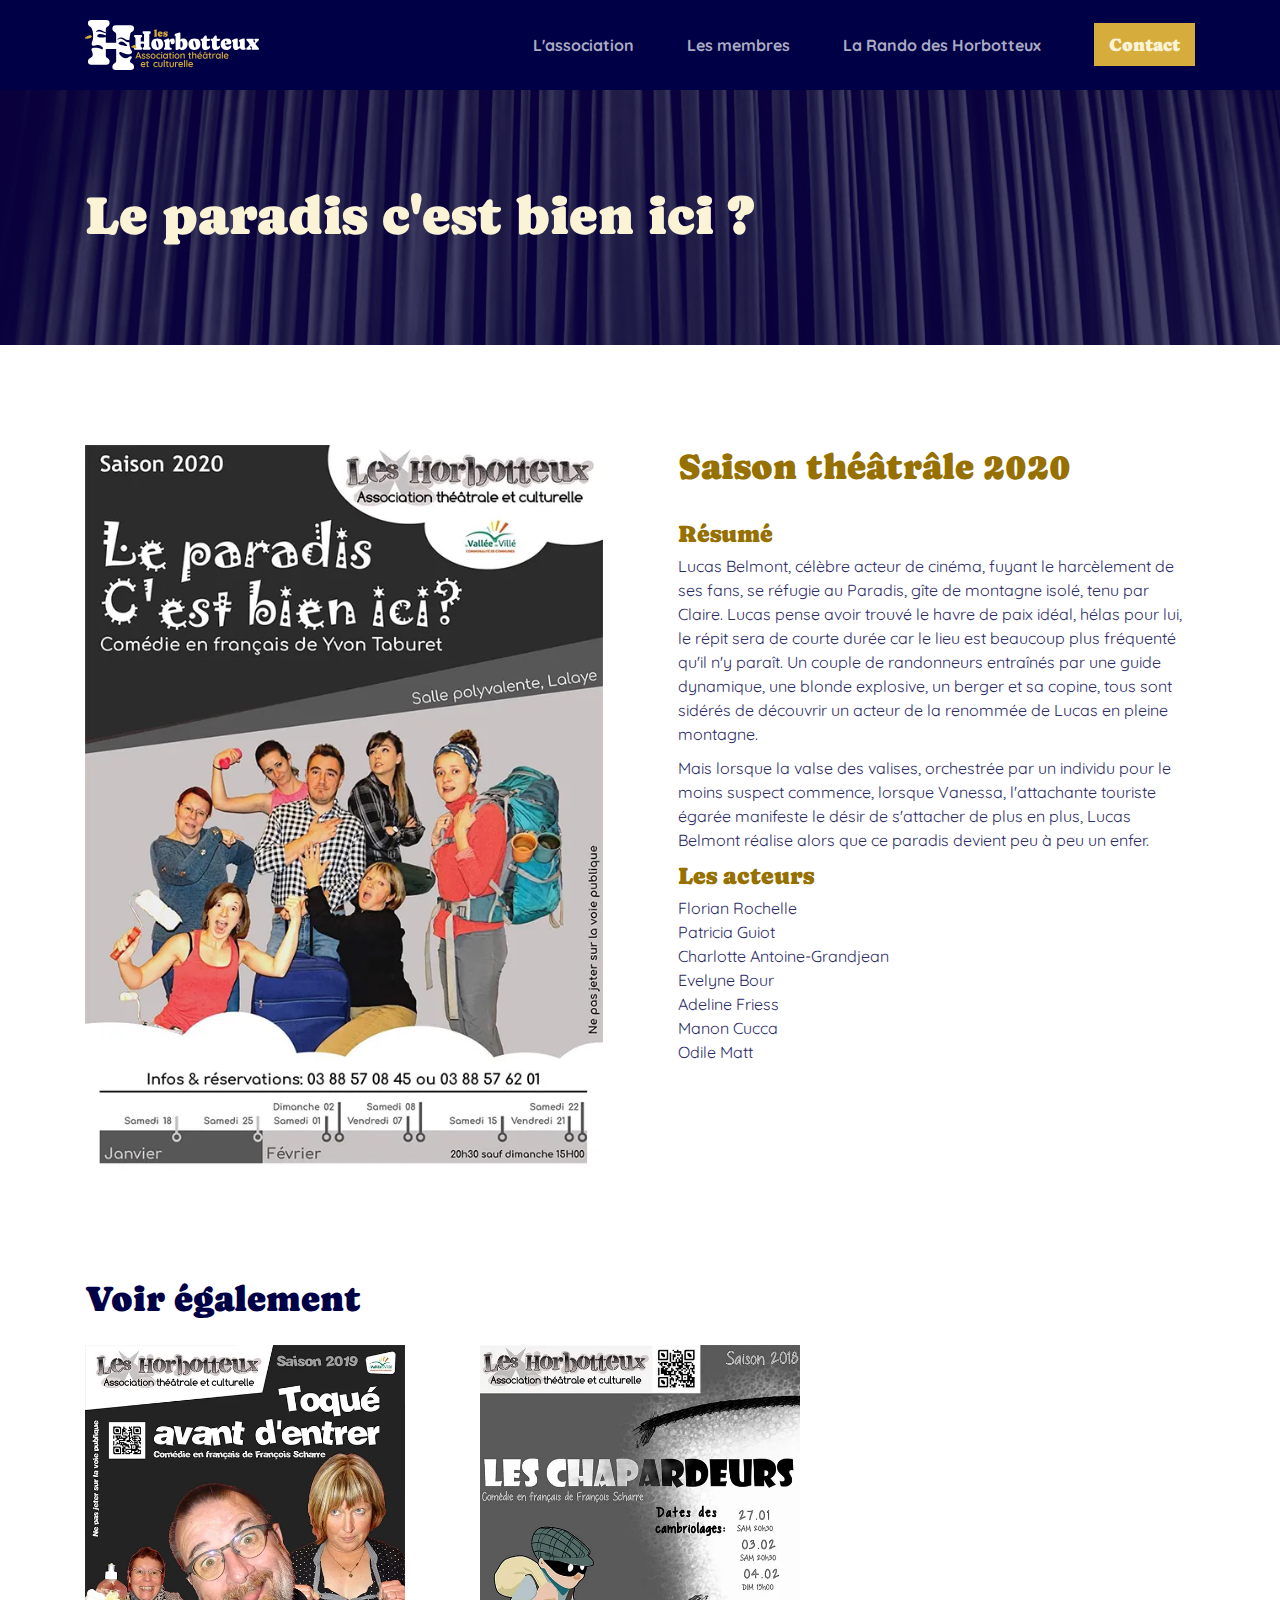
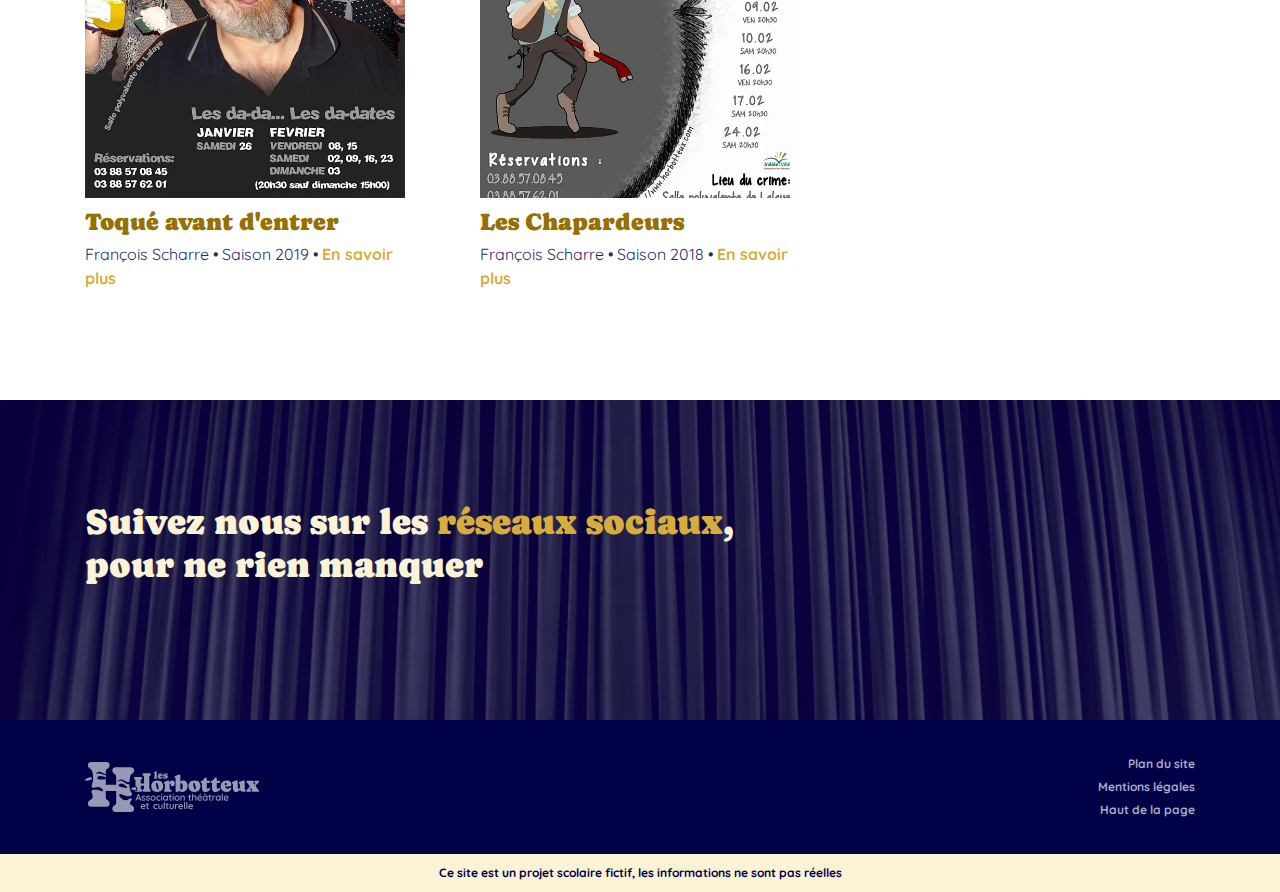
<file: pagesPieces/pageParadis.html>
<!DOCTYPE html>
<html lang="fr-FR">
<head>
    <meta charset="UTF-8">
    <meta name="viewport" content="width=device-width, initial-scale=1.0">
    <title>Le Paradis c'est bien ici ?, François Scharre • Les Horbotteux • Lalaye (67)</title>
    <meta name="description" content="Re-découvrez Le Paradis c'est bien ici ? de François Scharre, une comédie mise en scène et interprêtée par Les Horbotteux en 2020.">
    <!-- BOOTSTRAP -->
    <link href="https://cdn.jsdelivr.net/npm/bootstrap@5.3.3/dist/css/bootstrap.min.css" rel="stylesheet" integrity="sha384-QWTKZyjpPEjISv5WaRU9OFeRpok6YctnYmDr5pNlyT2bRjXh0JMhjY6hW+ALEwIH" crossorigin="anonymous">
    <!-- GOOGLE FONT -->
    <link rel="preconnect" href="https://fonts.googleapis.com">
    <link rel="preconnect" href="https://fonts.gstatic.com" crossorigin>
    <link href="https://fonts.googleapis.com/css2?family=Caprasimo&family=Quicksand:wght@300..700&display=swap" rel="stylesheet">
    <!-- FONT AWESOME -->
    <link rel="stylesheet" href="https://cdnjs.cloudflare.com/ajax/libs/font-awesome/6.6.0/css/all.min.css" integrity="sha512-Kc323vGBEqzTmouAECnVceyQqyqdsSiqLQISBL29aUW4U/M7pSPA/gEUZQqv1cwx4OnYxTxve5UMg5GT6L4JJg==" crossorigin="anonymous" referrerpolicy="no-referrer">
    <!-- MY CSS -->
    <link rel="stylesheet" href="../assets/css/global/style.css">
    <link rel="stylesheet" href="../assets/css/pages/piece/piece.css">
</head>
<body>
    <header id="header" class="container-fluid">
        <div class="container">
            <div class="d-flex justify-content-between">

                <div class="logoContainer"> <!-- Logo -->
                    <a href="../index.html">
                        <!-- Logo version icotype à afficher sur mobile -->
                        <img src="../assets/img/Icotype_Brun.svg" alt=""
                        class="d-md-none">
    
                        <!-- Logo version complète à afficher sur desktop -->
                        <img src="../assets/img/Logo_Horbotteux_RVB_FondFonce.svg" alt=""
                        class="d-none d-md-inline-block">
                    </a>
                </div>
            
                <div class="d-flex justify-content-end align-items-center">
                    <div>
                        <nav class="d-none d-md-inline-block"> <!-- Liens de navigation -->
                            <ul class="list-unstyled">
                                <li class="d-md-inline-block"><a href="../pagePresentation.html">L'association</a></li>
                                <li class="d-md-inline-block"><a href="../pageMembers.html">Les membres</a></li>
                                <li class="d-md-inline-block"><a href="../pageRando.html">La Rando des Horbotteux</a></li>
                            </ul>
                        </nav>
        
                        <div class="d-none d-md-inline-block"> <!-- Bouton de contact qui renvoie vers la page Contact -->
                            <a class="contactBtn" href="./pageContact.html">Contact</a>
                        </div>

                        <div class="burgerIconContainer d-md-none"> <!-- Icon de menu burger qui ouvre la navigation mobile -->
                            <div class="burgerIcon" id="burgerIcon" onclick="menuBurger()"></div>
                        </div>
                    </div>
                </div> <!-- col-10 -->

            </div><!--row-->
        </div><!--container-->

        <div id="modalNav" class="container flex-column justify-content-center"> <!-- Fenêtre de navigation qui s'affiche lorsque l'on clique sur le menu burger, SEULEMENT sur mobile -->
                <nav> <!-- Liens de navigation -->
                    <ul class="list-unstyled">
                        <li><a href="../pagePresentation.html">L'association</a></li>
                        <li><a href="../pageMembers.html">Les membres</a></li>
                        <li><a href="../pageRando.html">La Rando des Horbotteux</a></li>
                    </ul>
                </nav>
                <div> <!-- Bouton de contact qui renvoie vers la page Contact -->
                    <a class="contactBtn" href="./pageContact.html">Contact</a>
                </div>
        </div><!--#modalNav container-->
    </header><!--container-fluid-->

    <!-- HEAD BANNER -->
    <section id="hero" class="container-fluid">
        <div class="container">
          <div class="row">
            <h1>Le paradis c'est bien ici ?</h1>
          </div>
        </div>
    </section>

    <div id="seasonPlay" class="container-fluid">
        <section id="actual" class="container">
            <div class="grid">
                <div class="title">
                    <h2>Saison théâtrâle 2020</h2>
                </div>
                <div class="poster">
                    <img src="../assets/img/Affiche_Paradis_2020.webp" alt="Affiche de la pièce Le paradis c'est bien ici ?">
                </div>
                <div class="description">
                    <h3>Résumé</h3>
                    <p class="resume">
                        Lucas Belmont, célèbre acteur de cinéma, fuyant le harcèlement de ses fans, se réfugie au Paradis, gîte de montagne isolé, tenu par Claire. Lucas pense avoir trouvé le havre de paix idéal, hélas pour lui, le répit sera de courte durée car le lieu est beaucoup plus fréquenté qu'il n'y paraît. Un couple de randonneurs entraînés par une guide dynamique, une blonde explosive, un berger et sa copine, tous  sont sidérés de découvrir un acteur de la renommée  de Lucas en pleine montagne.
                    </p>
                    <p class="resume">
                        Mais lorsque la valse des valises, orchestrée par un individu pour le moins suspect commence, lorsque Vanessa, l'attachante  touriste égarée manifeste le désir de s'attacher de plus en plus, Lucas Belmont réalise alors que ce paradis devient peu à peu un enfer.
                    </p>
                    <h3>Les acteurs</h3>
                    <ul>
                        <li>Florian Rochelle</li>
                        <li>Patricia Guiot</li>
                        <li>Charlotte Antoine-Grandjean</li>
                        <li>Evelyne Bour</li>
                        <li>Adeline Friess</li>
                        <li>Manon Cucca</li>
                        <li>Odile Matt</li>
                    </ul>
                </div>
            </div>
        </section>
        <section id="othersPlay" class="container">
            <h2 class="marginBot25 bleuFonce">Voir également</h2>
            <div class="row">
                <div class="col-6 col-md-4">
                    <a href="./pageToques.html">
                        <img src="../assets/img/Affiche_Toques_2019.webp" alt="Affiche de la pièce Toqué avant d'entrer">
                    </a>
                    <h3>Toqué avant d'entrer</h3>
                    <p>François Scharre • Saison 2019 • <a href="./pageToques.html">En savoir plus <i class="fa-solid fa-link"></i></a></p>
                </div>
                <div class="col-6 col-md-4">
                    <a href="./pageChapardeurs.html">
                        <img src="../assets/img/Affiche_Chapardeurs_2018.webp" alt="Affiche de la pièce Les Chapardeurs">
                    </a>
                    <h3>Les Chapardeurs</h3>
                    <p>François Scharre • Saison 2018 • <a href="./pageChapardeurs.html">En savoir plus <i class="fa-solid fa-link"></i></a></p>
                </div>
            </div>
        </section>
    </div>

    <!-- RESEAUX SOCIAUX -->
    <section id="reseaux" class=" container-fluid">
        <div class="container">
            <div class="row">
                <div class="col-12 col-md-8">
                    <h2>Suivez nous sur les <span>réseaux sociaux</span>, pour ne rien manquer</h2>            
                </div>
        
                <div class="socials col-12 col-md-4 d-flex justify-content-start justify-content-md-end">
                    <a href="https://www.facebook.com/" target="_blank"><i class="fa-brands fa-facebook"></i></a>
                    <a href="https://www.instagram.com/" target="_blank"><i class="fa-brands fa-instagram"></i></a>
                </div>
            </div>
        </div>
    </section>

    <!-- FOOTER -->
    <footer>
        <div class="footUp container-fluid">           
            <div class="container">
                <div class="row d-flex align-items-center">
                    <div class="col-12 col-sm-6 logoContainer d-flex justify-content-center justify-content-sm-start">
                        <img src="../assets/img/Logo_Horbotteux_MonoBlanc.svg" class="logo" alt="">
                    </div>
                    <nav class="col-12 col-sm-6  d-flex justify-content-center justify-content-sm-end align-items-center">
                        <ul class="list-unstyled">
                            <li><a href="../pageSitemap.html">Plan du site</a></li>
                            <li><a href="../pageMentionsLegales.html">Mentions légales</a></li>
                            <li><a href="" onclick="scrollToTop()">Haut de la page</a></li>
                        </ul>
                    </nav>
                </div>
            </div> 
        </div>
        
        <div class="footDown container-fluid"> <!-- Bloc tout en bas de la page pour rappeler le fait que le site est fictif -->
            <div class="container">
                <div class="row justify-content-center">
                    Ce site est un projet scolaire fictif, les informations ne sont pas réelles
                </div>
            </div>
        </div>
    </footer>

    <script src="https://cdn.jsdelivr.net/npm/bootstrap@5.3.3/dist/js/bootstrap.bundle.min.js" integrity="sha384-YvpcrYf0tY3lHB60NNkmXc5s9fDVZLESaAA55NDzOxhy9GkcIdslK1eN7N6jIeHz" crossorigin="anonymous"></script>
    <script src="../assets/js/app.js"></script>
</body>
</html>
</file>
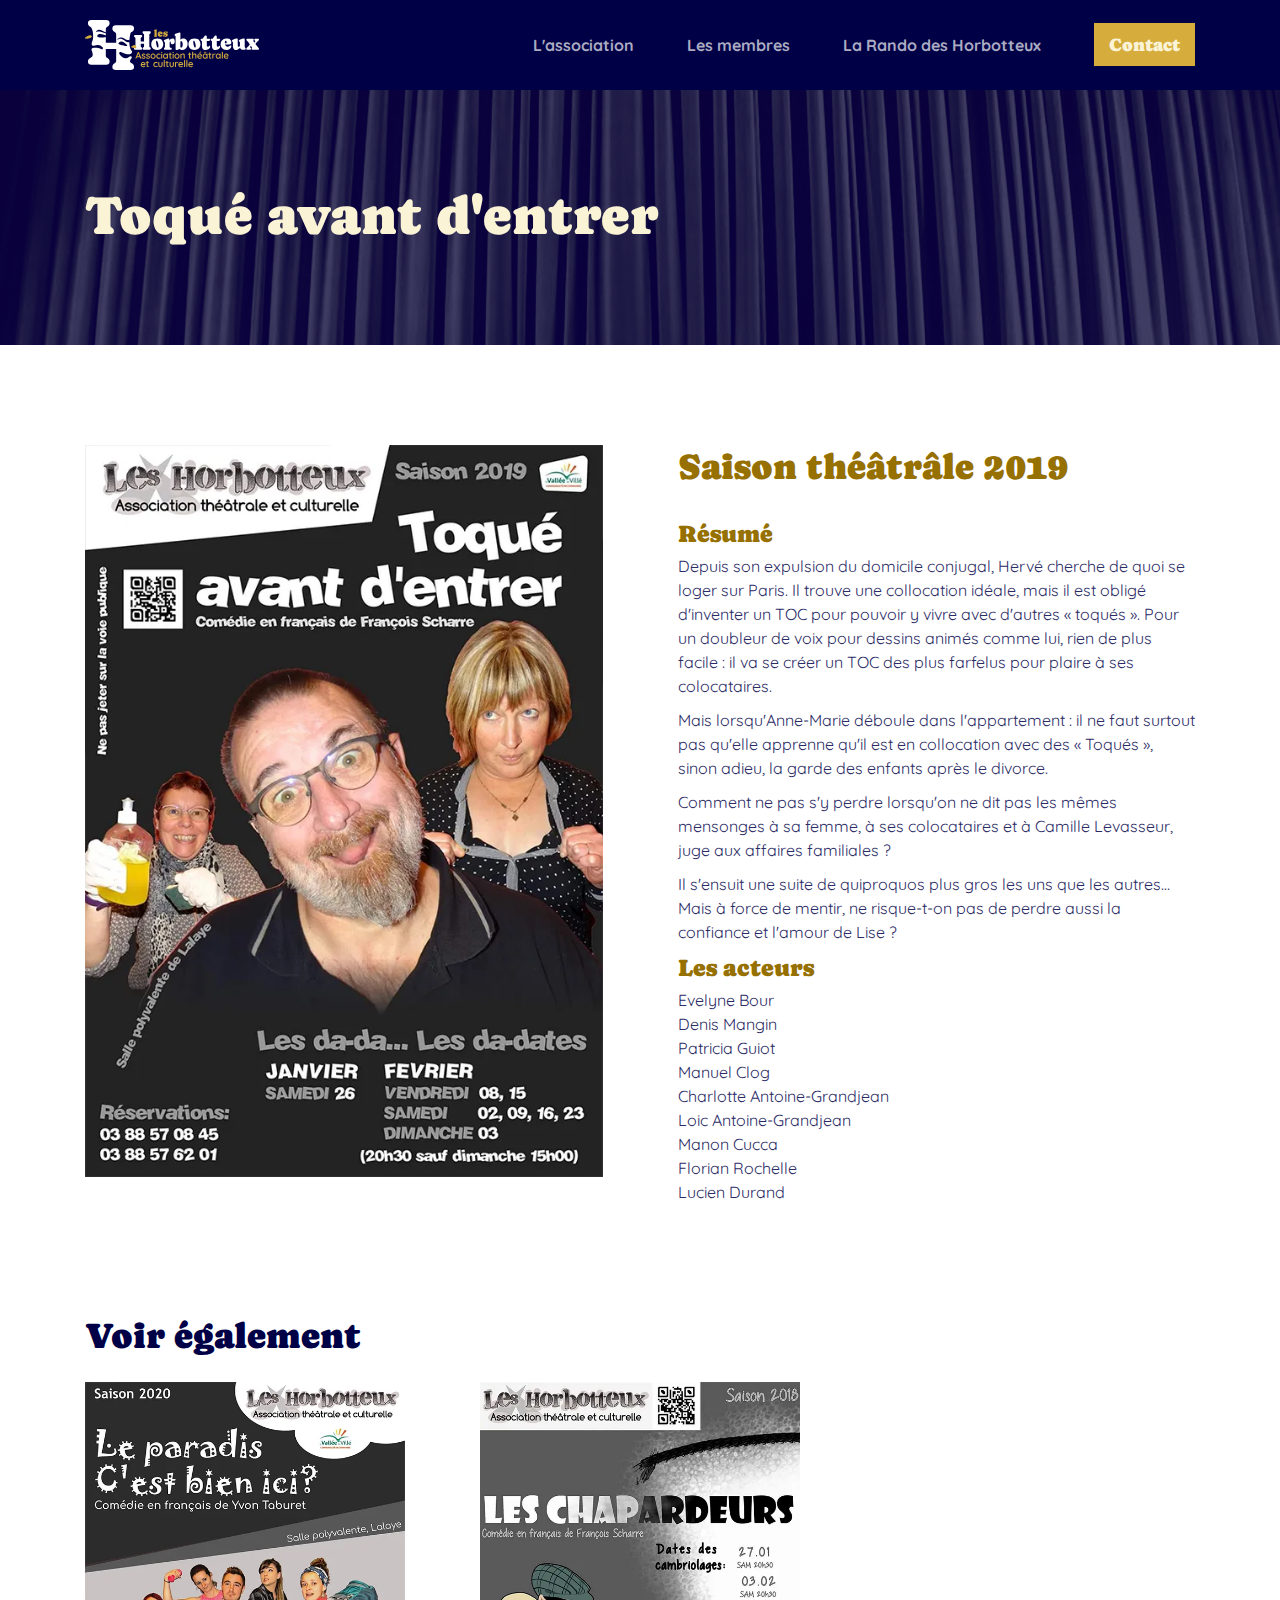
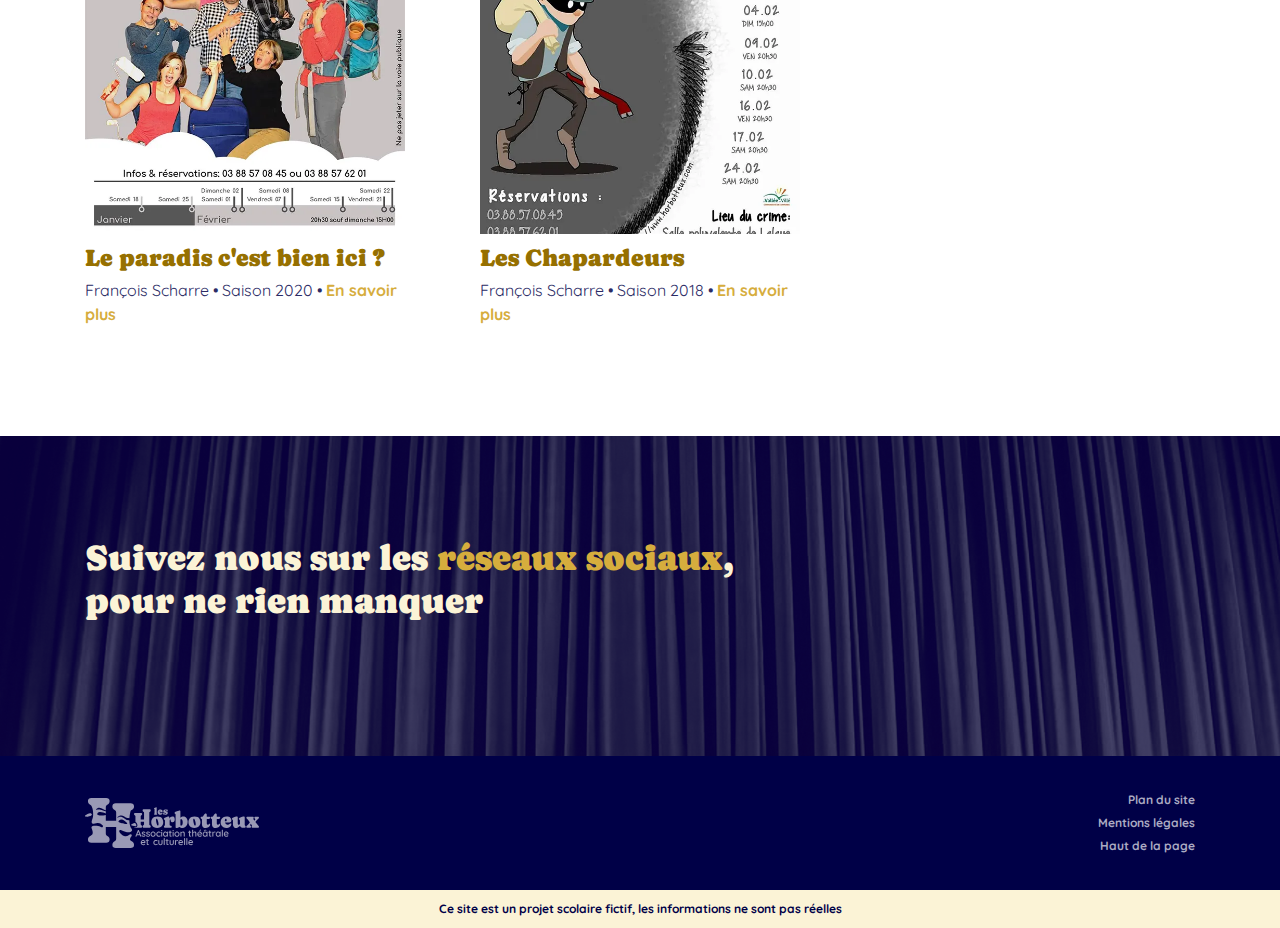
<file: pagesPieces/pageToques.html>
<!DOCTYPE html>
<html lang="fr-FR">
<head>
    <meta charset="UTF-8">
    <meta name="viewport" content="width=device-width, initial-scale=1.0">
    <title>Toqué avant d'entrer, François Scharre • Les Horbotteux • Lalaye (67)</title>
    <meta name="description" content="Re-découvrez Toqué avant d'entrer de François Scharre, une comédie mise en scène et interprêtée par Les Horbotteux en 2019.">
    <!-- BOOTSTRAP -->
    <link href="https://cdn.jsdelivr.net/npm/bootstrap@5.3.3/dist/css/bootstrap.min.css" rel="stylesheet" integrity="sha384-QWTKZyjpPEjISv5WaRU9OFeRpok6YctnYmDr5pNlyT2bRjXh0JMhjY6hW+ALEwIH" crossorigin="anonymous">
    <!-- GOOGLE FONT -->
    <link rel="preconnect" href="https://fonts.googleapis.com">
    <link rel="preconnect" href="https://fonts.gstatic.com" crossorigin>
    <link href="https://fonts.googleapis.com/css2?family=Caprasimo&family=Quicksand:wght@300..700&display=swap" rel="stylesheet">
    <!-- FONT AWESOME -->
    <link rel="stylesheet" href="https://cdnjs.cloudflare.com/ajax/libs/font-awesome/6.6.0/css/all.min.css" integrity="sha512-Kc323vGBEqzTmouAECnVceyQqyqdsSiqLQISBL29aUW4U/M7pSPA/gEUZQqv1cwx4OnYxTxve5UMg5GT6L4JJg==" crossorigin="anonymous" referrerpolicy="no-referrer">
    <!-- MY CSS -->
    <link rel="stylesheet" href="../assets/css/global/style.css">
    <link rel="stylesheet" href="../assets/css/pages/piece/piece.css">
</head>
<body>
    <header id="header" class="container-fluid">
        <div class="container">
            <div class="d-flex justify-content-between">

                <div class="logoContainer"> <!-- Logo -->
                    <a href="../index.html">
                        <!-- Logo version icotype à afficher sur mobile -->
                        <img src="../assets/img/Icotype_Brun.svg" alt=""
                        class="d-md-none">
    
                        <!-- Logo version complète à afficher sur desktop -->
                        <img src="../assets/img/Logo_Horbotteux_RVB_FondFonce.svg" alt=""
                        class="d-none d-md-inline-block">
                    </a>
                </div>
            
                <div class="d-flex justify-content-end align-items-center">
                    <div>
                        <nav class="d-none d-md-inline-block"> <!-- Liens de navigation -->
                            <ul class="list-unstyled">
                                <li class="d-md-inline-block"><a href="../pagePresentation.html">L'association</a></li>
                                <li class="d-md-inline-block"><a href="../pageMembers.html">Les membres</a></li>
                                <li class="d-md-inline-block"><a href="../pageRando.html">La Rando des Horbotteux</a></li>
                            </ul>
                        </nav>
        
                        <div class="d-none d-md-inline-block"> <!-- Bouton de contact qui renvoie vers la page Contact -->
                            <a class="contactBtn" href="./pageContact.html">Contact</a>
                        </div>

                        <div class="burgerIconContainer d-md-none"> <!-- Icon de menu burger qui ouvre la navigation mobile -->
                            <div class="burgerIcon" id="burgerIcon" onclick="menuBurger()"></div>
                        </div>
                    </div>
                </div> <!-- col-10 -->

            </div><!--row-->
        </div><!--container-->

        <div id="modalNav" class="container flex-column justify-content-center"> <!-- Fenêtre de navigation qui s'affiche lorsque l'on clique sur le menu burger, SEULEMENT sur mobile -->
                <nav> <!-- Liens de navigation -->
                    <ul class="list-unstyled">
                        <li><a href="../pagePresentation.html">L'association</a></li>
                        <li><a href="../pageMembers.html">Les membres</a></li>
                        <li><a href="../pageRando.html">La Rando des Horbotteux</a></li>
                    </ul>
                </nav>
                <div> <!-- Bouton de contact qui renvoie vers la page Contact -->
                    <a class="contactBtn" href="./pageContact.html">Contact</a>
                </div>
        </div><!--#modalNav container-->
    </header><!--container-fluid-->

    <!-- HEAD BANNER -->
    <section id="hero" class="container-fluid">
        <div class="container">
          <div class="row">
            <h1>Toqué avant d'entrer</h1>
          </div>
        </div>
    </section>

    <div id="seasonPlay" class="container-fluid">
        <section id="actual" class="container">
            <div class="grid">
                <div class="title">
                    <h2>Saison théâtrâle 2019</h2>
                </div>
                <div class="poster">
                    <img src="../assets/img/Affiche_Toques_2019.webp" alt="Affiche de la pièce Toqué avant d'entrer">
                </div>
                <div class="description">
                    <h3>Résumé</h3>
                    <p class="resume">
                        Depuis son expulsion du domicile conjugal, Hervé cherche de quoi se loger sur Paris. Il trouve une collocation idéale, mais il  est obligé d'inventer un TOC pour pouvoir y vivre avec d'autres  « toqués ». Pour un doubleur de voix pour dessins animés comme lui, rien de plus facile : il va se créer un TOC des plus farfelus pour plaire à  ses colocataires.
                    </p>
                    <p class="resume">
                        Mais lorsqu'Anne-Marie déboule dans l'appartement : il ne faut surtout pas  qu'elle apprenne qu'il est en collocation avec des « Toqués », sinon  adieu, la garde des enfants après le divorce.
                    </p>
                    <p class="resume">
                        Comment ne pas s'y perdre lorsqu'on ne dit pas les mêmes mensonges à sa femme, à ses colocataires et à Camille Levasseur, juge aux  affaires familiales ?
                    </p>
                    <p class="resume">
                        Il s'ensuit une suite de quiproquos plus gros les uns que les autres… Mais à force de mentir, ne risque-t-on pas de perdre aussi la confiance et l'amour de Lise ?
                    </p>
                    <h3>Les acteurs</h3>
                    <ul>
                        <li>Evelyne Bour</li>
                        <li>Denis Mangin</li>
                        <li>Patricia Guiot</li>
                        <li>Manuel Clog</li>
                        <li>Charlotte Antoine-Grandjean</li>
                        <li>Loic Antoine-Grandjean</li>
                        <li>Manon Cucca</li>
                        <li>Florian Rochelle</li>
                        <li>Lucien Durand</li>
                    </ul>
                </div>
            </div>
        </section>
        <section id="othersPlay" class="container">
            <h2 class="marginBot25 bleuFonce">Voir également</h2>
            <div class="row">
                <div class="col-6 col-md-4">
                    <a href="./pageParadis.html">
                        <img src="../assets/img/Affiche_Paradis_2020.webp" alt="Affiche de la pièce Le paradis c'est bien ici ?">
                    </a>
                    <h3>Le paradis c'est bien ici ?</h3>
                    <p>François Scharre • Saison 2020 • <a href="./pageParadis.html">En savoir plus <i class="fa-solid fa-link"></i></a></p>
                </div>
                <div class="col-6 col-md-4">
                    <a href="./pageChapardeurs.html">
                        <img src="../assets/img/Affiche_Chapardeurs_2018.webp" alt="Affiche de la pièce Les Chapardeurs">
                    </a>
                    <h3>Les Chapardeurs</h3>
                    <p>François Scharre • Saison 2018 • <a href="./pageChapardeurs.html">En savoir plus <i class="fa-solid fa-link"></i></a></p>
                </div>
            </div>
        </section>
    </div>

    <!-- RESEAUX SOCIAUX -->
    <section id="reseaux" class=" container-fluid">
        <div class="container">
            <div class="row">
                <div class="col-12 col-md-8">
                    <h2>Suivez nous sur les <span>réseaux sociaux</span>, pour ne rien manquer</h2>            
                </div>
        
                <div class="socials col-12 col-md-4 d-flex justify-content-start justify-content-md-end">
                    <a href="https://www.facebook.com/" target="_blank"><i class="fa-brands fa-facebook"></i></a>
                    <a href="https://www.instagram.com/" target="_blank"><i class="fa-brands fa-instagram"></i></a>
                </div>
            </div>
        </div>
    </section>

    <!-- FOOTER -->
    <footer>
        <div class="footUp container-fluid">           
            <div class="container">
                <div class="row d-flex align-items-center">
                    <div class="col-12 col-sm-6 logoContainer d-flex justify-content-center justify-content-sm-start">
                        <img src="../assets/img/Logo_Horbotteux_MonoBlanc.svg" class="logo" alt="">
                    </div>
                    <nav class="col-12 col-sm-6  d-flex justify-content-center justify-content-sm-end align-items-center">
                        <ul class="list-unstyled">
                            <li><a href="../pageSitemap.html">Plan du site</a></li>
                            <li><a href="../pageMentionsLegales.html">Mentions légales</a></li>
                            <li><a href="" onclick="scrollToTop()">Haut de la page</a></li>
                        </ul>
                    </nav>
                </div>
            </div> 
        </div>
        
        <div class="footDown container-fluid"> <!-- Bloc tout en bas de la page pour rappeler le fait que le site est fictif -->
            <div class="container">
                <div class="row justify-content-center">
                    Ce site est un projet scolaire fictif, les informations ne sont pas réelles
                </div>
            </div>
        </div>
    </footer>

    <script src="https://cdn.jsdelivr.net/npm/bootstrap@5.3.3/dist/js/bootstrap.bundle.min.js" integrity="sha384-YvpcrYf0tY3lHB60NNkmXc5s9fDVZLESaAA55NDzOxhy9GkcIdslK1eN7N6jIeHz" crossorigin="anonymous"></script>
    <script src="../assets/js/app.js"></script>
</body>
</html>
</file>
<file: assets/css/global/style.css>
/* Variables */
/* VARIABLES */
/* MIXINS */
.button {
  background-color: #D6AD3D;
  color: #FBF3D6;
  font-family: 'Caprasimo';
  padding: 0.8rem 1.5rem;
  font-weight: normal;
}
.transDuration {
  transition-duration: 0.2s;
}
.transition {
  transition: transform 0.2s ease;
}
.filter {
  position: absolute;
  content: "";
  width: 100%;
  height: 100%;
  top: 0;
  right: 0;
}
.flexAlignCenter {
  display: flex;
  align-items: center;
}
/* HELPERS */
.bleu {
  color: #2B2B66;
}
.bleuFonce {
  color: #000047;
}
.beige {
  color: #FBF3D6;
}
.bgBeige {
  background-color: #FBF3D6;
}
.marginBot25 {
  margin-bottom: 2.5rem;
}
.marginBot50 {
  margin-bottom: 5rem;
}
/* GLOBAL */
html {
  font-size: 62.5%;
}
* {
  font-family: 'Quicksand';
}
h1,
h2,
h3 {
  font-family: 'Caprasimo';
}
h1 {
  font-size: 2.4rem;
  color: #FBF3D6;
}
h1.mainTitle {
  font-size: 3.8rem;
  line-height: 3rem;
}
@media screen and (min-width: 768px) {
  h1 {
    line-height: 5rem;
    font-size: 5.4rem;
  }
  h1.mainTitle {
    line-height: 6rem;
    font-size: 8.4rem;
  }
}
h2 {
  font-size: 2rem;
  color: #967000;
}
h2.blueTitle {
  color: #2B2B66;
}
@media screen and (min-width: 768px) {
  h2 {
    font-size: 3.6rem;
  }
}
h3 {
  font-size: 1.6rem;
  color: #967000;
}
h3.iconsTitle {
  font-size: 1.4rem;
  font-family: 'Quicksand';
  color: #2B2B66;
  font-weight: bold;
}
@media screen and (min-width: 768px) {
  h3 {
    font-size: 2.4rem;
  }
  h3.iconsTitle {
    font-size: 3rem;
  }
}
sup {
  font-family: inherit;
}
p {
  color: #2B2B66;
  font-size: 1.2rem;
}
@media screen and (min-width: 768px) {
  p {
    font-size: 1.6rem;
  }
}
a {
  text-decoration: none;
}
section,
#siteMapSection {
  padding: 5rem 0;
}
@media screen and (min-width: 768px) {
  section,
  #siteMapSection {
    padding: 10rem 0;
  }
}
.row {
  --bs-gutter-x: 1.5rem;
  /* Largeur de gouttière bootstrap */
}
@media screen and (min-width: 768px) {
  .row {
    --bs-gutter-x: 7.5rem;
  }
}
.container {
  /* Taille des paddings left et right bootstrap */
  padding-right: 1.5rem !important;
  padding-left: 1.5rem !important;
}
@media screen and (min-width: 768px) {
  .container {
    padding-right: calc(var(--bs-gutter-x) * 0.5);
    padding-left: calc(var(--bs-gutter-x) * 0.5);
  }
}
sup {
  font-family: inherit;
}
img:not(.logo) {
  width: 100%;
}
/* NAVBAR */
header {
  background-color: #000047;
  padding: 2rem;
  position: fixed;
  top: 0;
  z-index: 999;
  transition-duration: 0.2s;
}
header.sticky {
  background-color: rgba(0, 0, 71, 0.9);
  padding: 1rem;
  transition-duration: 0.2s;
}
header.change {
  height: 100vh;
  background-color: #000047;
}
header .logoContainer {
  height: 5rem;
}
header .logoContainer a,
header .logoContainer img {
  height: inherit;
  margin-left: 0;
}
header a {
  display: inline-block;
  margin-left: 1.5rem;
  font-size: 1.4rem;
  font-weight: bold;
  color: #ABABC2;
  transition-duration: 0.2s;
}
header a:hover {
  color: #FBF3D6;
  transition-duration: 0.2s;
}
header a.active {
  color: #FBF3D6;
  text-decoration: 0.2rem underline #D6AD3D;
}
header a.contactBtn {
  background-color: #D6AD3D;
  color: #FBF3D6;
  font-family: 'Caprasimo';
  padding: 0.8rem 1.5rem;
  font-weight: normal;
  font-size: 1.6rem;
}
@media screen and (min-width: 992px) {
  header a {
    margin-left: 5rem;
    font-size: 1.6rem;
  }
  header a.contactBtn {
    font-size: 1.8rem;
  }
}
header .burgerIcon {
  position: relative;
  width: 3.8rem;
  height: 1.5rem;
  display: flex;
  align-items: center;
}
header .burgerIcon::before {
  position: absolute;
  content: "";
  background-color: white;
  width: 100%;
  height: 0.4rem;
  border-radius: 0.5rem;
  transform: rotate(0) translateY(-0.6rem);
  transition: transform 0.2s ease;
}
header .burgerIcon::after {
  position: absolute;
  content: "";
  background-color: white;
  width: 100%;
  height: 0.4rem;
  border-radius: 0.5rem;
  transform: rotate(0) translateY(0.6rem);
  transition: transform 0.2s ease;
}
header .burgerIcon.change::before {
  transform: rotate(25deg) translateY(0);
}
header .burgerIcon.change::after {
  transform: rotate(-25deg) translateY(0);
}
header #modalNav {
  text-align: center;
  display: none;
  height: 90%;
}
header #modalNav.change {
  display: flex;
}
header #modalNav nav {
  margin-bottom: 7.5rem;
}
header #modalNav nav li:not(:last-child) {
  margin-bottom: 2.5rem;
}
header #modalNav a {
  margin-left: 0;
  font-size: 2.4rem;
}
header #modalNav a.contactBtn {
  margin-left: 0;
}
/* HERO BANNER */
#hero {
  background-image: url(../../img/Curtain.webp);
  background-position: center;
  background-size: cover;
  position: relative;
  z-index: 0;
  display: flex;
  align-items: center;
}
#hero::before {
  position: absolute;
  content: "";
  width: 100%;
  height: 100%;
  top: 0;
  right: 0;
  z-index: 1;
  background-color: #000047;
  opacity: 0.5;
}
#hero > .container {
  position: relative;
  z-index: 2;
  height: 100%;
}
#hero > .container .row {
  padding-top: 9rem;
}
/* Pages "l'association" et "Rando" */
/* Section moreEditions */
#moreEditions {
  background-color: #FBF3D6;
}
#moreEditions img {
  width: 100%;
  margin-bottom: 1rem;
}
#moreEditions h3 {
  margin-bottom: 0;
}
#moreEditions a,
#othersPlay a {
  color: #D6AD3D;
  font-weight: bold;
}
#moreEditions a i,
#othersPlay a i {
  display: none;
}
#moreEditions a:hover,
#othersPlay a:hover {
  color: #ABABC2;
}
#moreEditions a:hover i,
#othersPlay a:hover i {
  color: #D6AD3D;
  display: inline-block;
}
#moreEditions .editionContent:not(:last-child),
#othersPlay .editionContent:not(:last-child) {
  margin-bottom: 2.5rem;
}
@media screen and (min-width: 768px) {
  #moreEditions .editionContent:not(:last-child),
  #othersPlay .editionContent:not(:last-child) {
    margin-bottom: 0;
  }
}
/* RESEAUX */
#reseaux {
  background-image: url(../../img/Curtain.webp);
  background-position: center;
  background-size: cover;
  position: relative;
  z-index: 0;
}
#reseaux::before {
  position: absolute;
  content: "";
  width: 100%;
  height: 100%;
  top: 0;
  right: 0;
  z-index: 1;
  background-color: #000047;
  opacity: 0.5;
}
#reseaux .container {
  position: relative;
  z-index: 2;
}
#reseaux .container .row h2 {
  color: #FBF3D6;
  margin-bottom: 2.5rem;
}
@media screen and (min-width: 768px) {
  #reseaux .container .row h2 {
    margin-bottom: 0;
  }
}
#reseaux .container .row h2 span {
  font-family: 'Caprasimo';
  color: #D6AD3D;
}
#reseaux .container .row .socials i {
  color: #FBF3D6;
  font-size: 6rem;
  margin: 0 2.5rem 0 0;
  transition-duration: 0.2s;
}
#reseaux .container .row .socials i:hover {
  color: #ABABC2;
}
@media screen and (min-width: 768px) {
  #reseaux .container .row .socials i {
    font-size: 8rem;
    margin: 0 0 0 2.5rem;
  }
}
/* FOOTER */
footer .footUp {
  background-color: #000047;
  padding: 3.5rem;
}
@media screen and (min-width: 576px) {
  footer .footUp {
    padding: 3.5rem 0;
  }
}
footer .footUp .logoContainer {
  margin-bottom: 2.5rem;
}
@media screen and (min-width: 576px) {
  footer .footUp .logoContainer {
    margin-bottom: 0;
  }
}
footer .footUp .logoContainer img {
  opacity: 0.6;
  height: 5rem;
}
@media screen and (min-width: 576px) {
  footer .footUp .logoContainer img {
    height: 5rem;
  }
}
footer .footUp nav {
  text-align: center;
}
@media screen and (min-width: 576px) {
  footer .footUp nav {
    text-align: end;
  }
}
footer .footUp nav ul {
  margin: 0;
}
footer .footUp nav ul li:not(:last-child) {
  margin-bottom: 0.5rem;
}
footer .footUp nav ul li a {
  font-size: 1.2rem;
  font-weight: bold;
  color: #ABABC2;
  transition-duration: 0.2s;
}
footer .footUp nav ul li a:hover {
  color: #FBF3D6;
  transition-duration: 0.2s;
}
footer .footDown {
  padding: 0.8rem 2rem;
  background-color: #FBF3D6;
  color: #000047;
  font-weight: bold;
  font-size: 0.9rem;
  text-align: center;
}
@media screen and (min-width: 576px) {
  footer .footDown {
    font-size: 1.2rem;
    padding: 1rem 0;
  }
}
</file>
<file: assets/css/pages/accueil/accueil.css>
/* Variables */
/* VARIABLES */
/* MIXINS */
.button {
  background-color: #D6AD3D;
  color: #FBF3D6;
  font-family: 'Caprasimo';
  padding: 0.8rem 1.5rem;
  font-weight: normal;
}
.transDuration {
  transition-duration: 0.2s;
}
.transition {
  transition: transform 0.2s ease;
}
.filter {
  position: absolute;
  content: "";
  width: 100%;
  height: 100%;
  top: 0;
  right: 0;
}
.flexAlignCenter {
  display: flex;
  align-items: center;
}
/* Section Hero */
#hero {
  height: 100vh;
  background-position: bottom;
}
#hero h1 {
  width: 100%;
}
#hero h1 span {
  font-size: 2.4rem;
  color: #D6AD3D;
  font-weight: bold;
}
@media screen and (min-width: 768px) {
  #hero h1 span {
    font-size: 4.8rem;
  }
}
#hero i {
  font-size: 5rem;
  color: #ABABC2;
}
#hero > .container .row {
  height: 100%;
  padding-top: 25%;
}
@media screen and (min-width: 768px) {
  #hero > .container .row {
    padding-top: 15%;
  }
}
#presentation img {
  width: 100%;
}
#presentation .icons .col-4:nth-child(2) {
  margin-top: 5rem;
}
@media screen and (min-width: 768px) {
  #presentation .icons .col-4:nth-child(2) {
    margin-top: 0;
  }
}
#presentation .icons img {
  margin-bottom: 2rem;
  width: 80%;
}
@media screen and (min-width: 768px) {
  #presentation .icons img {
    width: 20rem;
  }
}
#news img {
  width: 100%;
  margin-bottom: 1.5rem;
}
</file>
<file: assets/css/pages/contact/contact.css>
/* Variables */
/* VARIABLES */
/* MIXINS */
.button {
  background-color: #D6AD3D;
  color: #FBF3D6;
  font-family: 'Caprasimo';
  padding: 0.8rem 1.5rem;
  font-weight: normal;
}
.transDuration {
  transition-duration: 0.2s;
}
.transition {
  transition: transform 0.2s ease;
}
.filter {
  position: absolute;
  content: "";
  width: 100%;
  height: 100%;
  top: 0;
  right: 0;
}
.flexAlignCenter {
  display: flex;
  align-items: center;
}
/* Section Contact */
#contact h2 {
  margin-bottom: 1.5rem;
}
#contact .maps {
  height: auto;
}
@media screen and (min-width: 768px) {
  #contact .maps {
    height: 26.5rem;
  }
}
#contact .maps iframe {
  width: 100%;
  height: 100%;
  margin-top: 1.5rem;
  border: none;
  margin-bottom: 5rem;
}
@media screen and (min-width: 768px) {
  #contact .maps iframe {
    margin-bottom: 0;
  }
}
#contact form {
  font-size: 1.5rem;
}
#contact form .row {
  --bs-gutter-x: 1.5rem;
  /* Largeur de gouttière bootstrap */
}
#contact form h2 {
  margin-bottom: 2rem;
}
#contact form label {
  display: none;
}
#contact form input,
#contact form textarea {
  background-color: #F5F5F5;
  border: none;
  width: 100%;
  padding: 1.2rem 1.7rem;
  margin-bottom: 2rem;
  color: #967000;
  font-weight: 600;
}
#contact form input::placeholder,
#contact form textarea::placeholder {
  font-weight: normal;
  color: #ABABC2;
}
#contact form input:focus:not(input[type=submit]),
#contact form textarea:focus:not(input[type=submit]),
#contact form input:focus-visible,
#contact form textarea:focus-visible {
  background-color: #FFFFFF;
  border: 0.1rem solid #2B2B66 !important;
}
#contact form input.formBtn,
#contact form textarea.formBtn {
  background-color: #D6AD3D;
  color: #FBF3D6;
  font-family: 'Caprasimo';
  padding: 0.8rem 1.5rem;
  font-weight: normal;
  width: auto;
  font-size: 1.8rem;
  margin-bottom: 0;
}
</file>
<file: assets/css/pages/members/members.css>
/* Variables */
/* VARIABLES */
/* MIXINS */
.button {
  background-color: #D6AD3D;
  color: #FBF3D6;
  font-family: 'Caprasimo';
  padding: 0.8rem 1.5rem;
  font-weight: normal;
}
.transDuration {
  transition-duration: 0.2s;
}
.transition {
  transition: transform 0.2s ease;
}
.filter {
  position: absolute;
  content: "";
  width: 100%;
  height: 100%;
  top: 0;
  right: 0;
}
.flexAlignCenter {
  display: flex;
  align-items: center;
}
/* Section Members */
#members .row .col-6 {
  margin-bottom: 5rem;
  transition-duration: 0.2s;
}
@media screen and (max-width: 767px) {
  #members .row .col-6 {
    margin-bottom: 1.5rem;
  }
  #members .row .col-6:hover {
    width: 100%;
    transition-duration: 0.2s;
  }
}
#members .member {
  position: relative;
  z-index: 1;
}
#members .member .memberTitle {
  display: none;
  width: 100%;
  padding: 1.8rem 2.5rem;
  background-color: rgba(0, 0, 71, 0.9);
  opacity: 1;
  position: absolute;
  bottom: 0;
  z-index: 3;
}
#members .member .memberTitle h2 {
  color: #FBF3D6;
  font-size: 2.4rem;
  margin-bottom: 0;
}
#members .member .memberTitle p {
  color: #ABABC2;
  font-weight: 500;
  margin-bottom: 0;
}
#members .member img {
  width: 100%;
  filter: grayscale(0);
}
#members .member::before {
  position: absolute;
  content: "";
  width: 100%;
  height: 100%;
  top: 0;
  right: 0;
  bottom: 0;
  background-color: #D6AD3D;
  opacity: 0;
  z-index: 2;
  transition-duration: 0.2s;
}
#members .member:hover .memberTitle {
  display: block;
}
#members .member:hover img {
  filter: grayscale(1);
}
#members .member:hover::before {
  opacity: 0.3;
}
</file>
<file: assets/css/pages/piece/piece.css>
/* Variables */
/* VARIABLES */
/* MIXINS */
.button {
  background-color: #D6AD3D;
  color: #FBF3D6;
  font-family: 'Caprasimo';
  padding: 0.8rem 1.5rem;
  font-weight: normal;
}
.transDuration {
  transition-duration: 0.2s;
}
.transition {
  transition: transform 0.2s ease;
}
.filter {
  position: absolute;
  content: "";
  width: 100%;
  height: 100%;
  top: 0;
  right: 0;
}
.flexAlignCenter {
  display: flex;
  align-items: center;
}
/* Section seasonPlay */
div#seasonPlay section#actual .grid {
  display: block;
}
div#seasonPlay section#actual .grid .poster img {
  width: 100%;
  margin-bottom: 2.5rem;
}
@media screen and (min-width: 768px) {
  div#seasonPlay section#actual .grid .poster img {
    margin-bottom: 0;
  }
}
div#seasonPlay section#actual .grid .description ul {
  list-style: none;
  padding-left: 0;
}
div#seasonPlay section#actual .grid .description ul li {
  color: #2B2B66;
  font-size: 1.2rem;
}
@media screen and (min-width: 768px) {
  div#seasonPlay section#actual .grid .description ul li {
    font-size: 1.6rem;
  }
}
@media screen and (min-width: 576px) {
  div#seasonPlay section#actual .grid {
    display: grid;
    grid-template-rows: 0 auto;
    grid-template-columns: repeat(2, 1fr);
    gap: 7.5rem;
  }
  div#seasonPlay section#actual .grid .poster {
    grid-row: 1/3;
    grid-column: 1/2;
  }
  div#seasonPlay section#actual .grid .title,
  div#seasonPlay section#actual .grid .description {
    grid-column: 2/3;
  }
  div#seasonPlay section#actual .grid .title {
    grid-row: 1/2;
  }
  div#seasonPlay section#actual .grid .description {
    grid-row: 2/3;
  }
}
div#seasonPlay section#othersPlay {
  padding: 0 0 10rem 0;
}
div#seasonPlay section#othersPlay img {
  width: 100%;
  margin-bottom: 1rem;
}
</file>
<file: assets/css/pages/presentation/presentation.css>
/* Variables */
/* VARIABLES */
/* MIXINS */
.button {
  background-color: #D6AD3D;
  color: #FBF3D6;
  font-family: 'Caprasimo';
  padding: 0.8rem 1.5rem;
  font-weight: normal;
}
.transDuration {
  transition-duration: 0.2s;
}
.transition {
  transition: transform 0.2s ease;
}
.filter {
  position: absolute;
  content: "";
  width: 100%;
  height: 100%;
  top: 0;
  right: 0;
}
.flexAlignCenter {
  display: flex;
  align-items: center;
}
/* Section Contact */
</file>
<file: assets/css/pages/rando/rando.css>
/* Variables */
/* VARIABLES */
/* MIXINS */
.button {
  background-color: #D6AD3D;
  color: #FBF3D6;
  font-family: 'Caprasimo';
  padding: 0.8rem 1.5rem;
  font-weight: normal;
}
.transDuration {
  transition-duration: 0.2s;
}
.transition {
  transition: transform 0.2s ease;
}
.filter {
  position: absolute;
  content: "";
  width: 100%;
  height: 100%;
  top: 0;
  right: 0;
}
.flexAlignCenter {
  display: flex;
  align-items: center;
}
/* Section presentation */
#presentation .grid {
  display: flex;
  flex-direction: column;
}
#presentation .grid div:not(:last-child) {
  margin-bottom: 2.5rem;
}
@media screen and (min-width: 768px) {
  #presentation .grid {
    display: grid;
    grid-template-rows: repeat(2, 1fr);
    grid-template-columns: repeat(2, 1fr);
    gap: 7.5rem;
  }
  #presentation .grid div:not(:last-child) {
    margin-bottom: 0;
  }
  #presentation .grid .firstContent {
    grid-row: 1/2;
    grid-column: 1/2;
  }
  #presentation .grid .image {
    grid-row: 1/3;
    grid-column: 2/3;
  }
  #presentation .grid .image img {
    height: 100%;
    width: 100%;
    object-fit: cover;
  }
  #presentation .grid .secondContent {
    grid-row: 2/3;
    grid-column: 1/2;
  }
}
</file>
<file: assets/css/pages/sitemap/sitemap.css>
/* Variables */
/* VARIABLES */
/* MIXINS */
.button {
  background-color: #D6AD3D;
  color: #FBF3D6;
  font-family: 'Caprasimo';
  padding: 0.8rem 1.5rem;
  font-weight: normal;
}
.transDuration {
  transition-duration: 0.2s;
}
.transition {
  transition: transform 0.2s ease;
}
.filter {
  position: absolute;
  content: "";
  width: 100%;
  height: 100%;
  top: 0;
  right: 0;
}
.flexAlignCenter {
  display: flex;
  align-items: center;
}
/* Section Site Map */
div#siteMapSection {
  font-family: 'Quicksand';
  font-size: 2.4rem;
}
div#siteMapSection ul {
  list-style: none;
}
div#siteMapSection ul a {
  color: #2B2B66;
}
div#siteMapSection ul a i {
  display: none;
  margin-left: 1rem;
  font-size: 2rem;
}
div#siteMapSection ul a:hover {
  text-decoration: underline;
}
div#siteMapSection ul a:hover i {
  display: inline-block;
}
div#siteMapSection ul li.prime {
  font-weight: bold;
}
div#siteMapSection ul li.prime:nth-child(2) {
  margin-top: 1rem;
}
div#siteMapSection ul.content,
div#siteMapSection ul .saisons {
  font-size: 2rem;
  margin-left: 2rem;
}
div#siteMapSection ul.content {
  color: #D6AD3D;
}
div#siteMapSection ul.content li:first-child {
  margin-top: 1rem;
}
div#siteMapSection ul.content li:last-child {
  margin-bottom: 1rem;
}
div#siteMapSection ul.content a {
  color: #ABABC2;
}
div#siteMapSection ul.content a i {
  font-size: 1.6rem;
}
</file>
